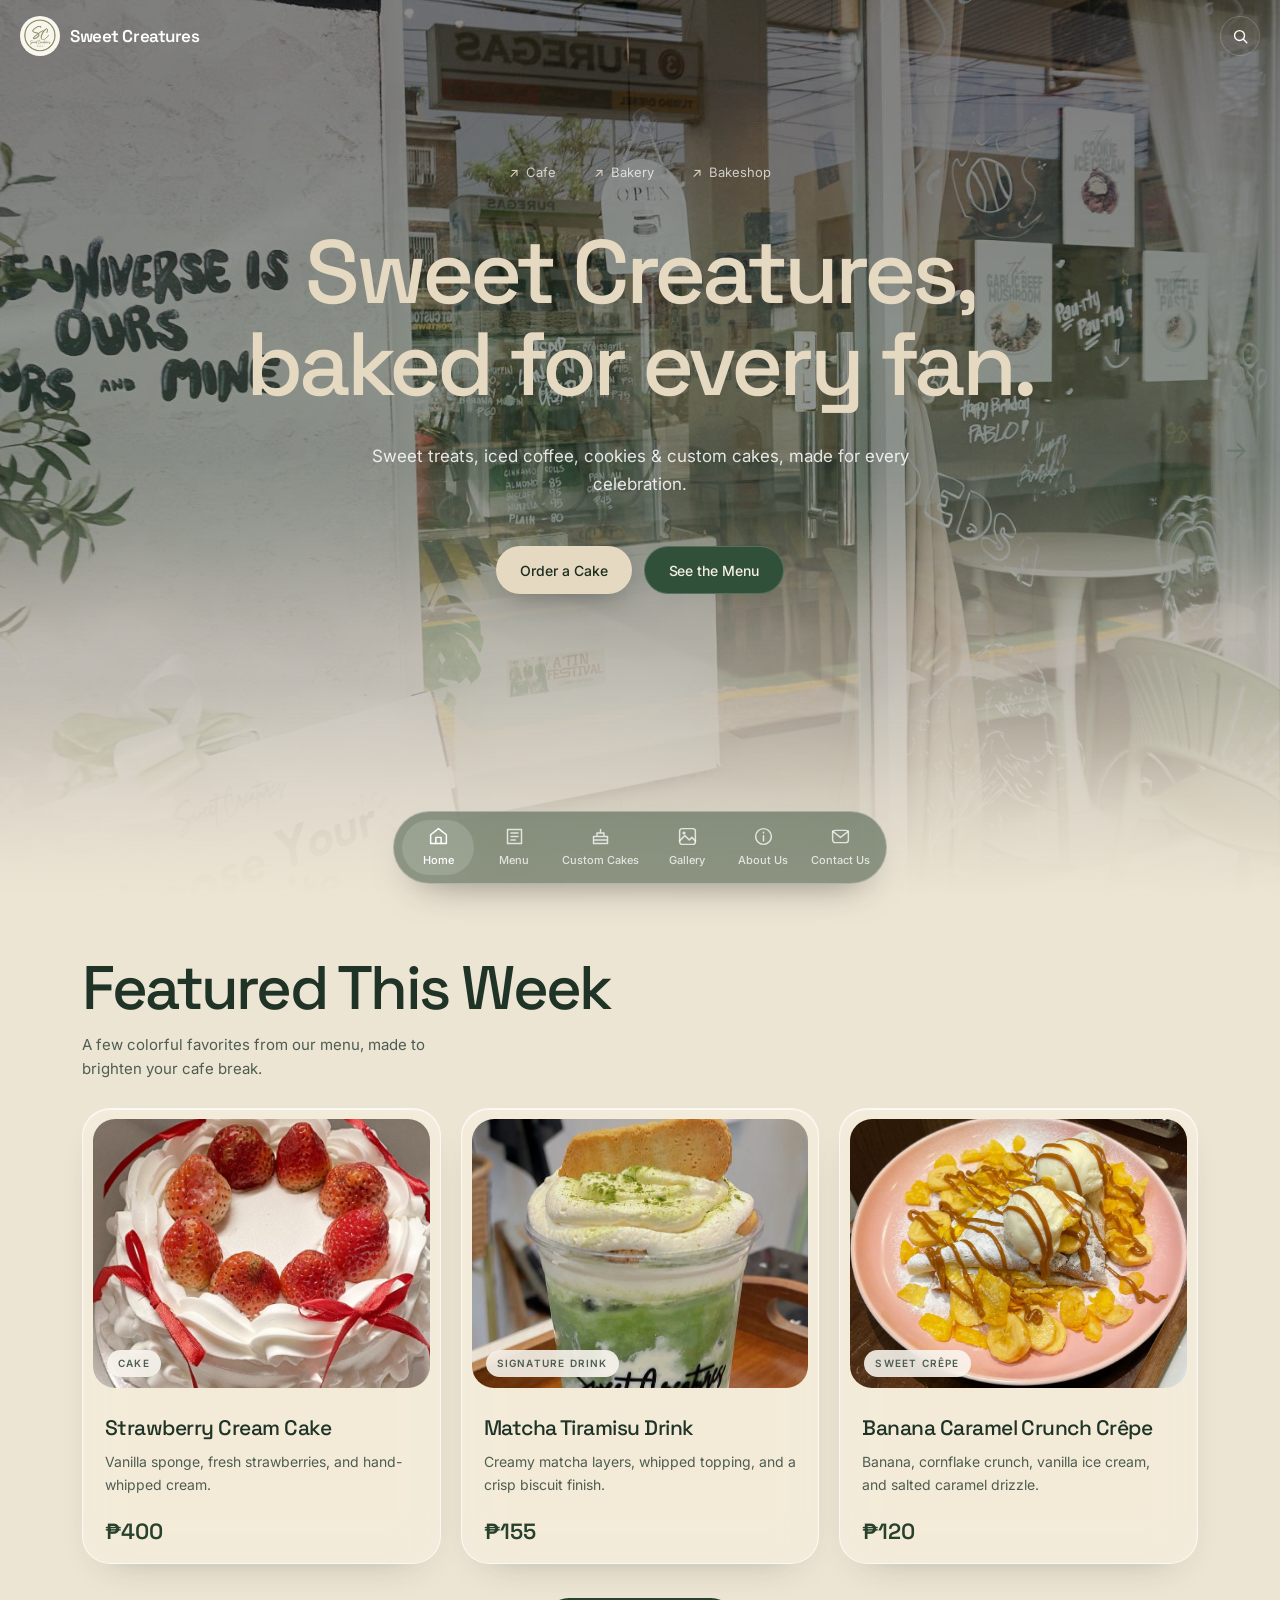
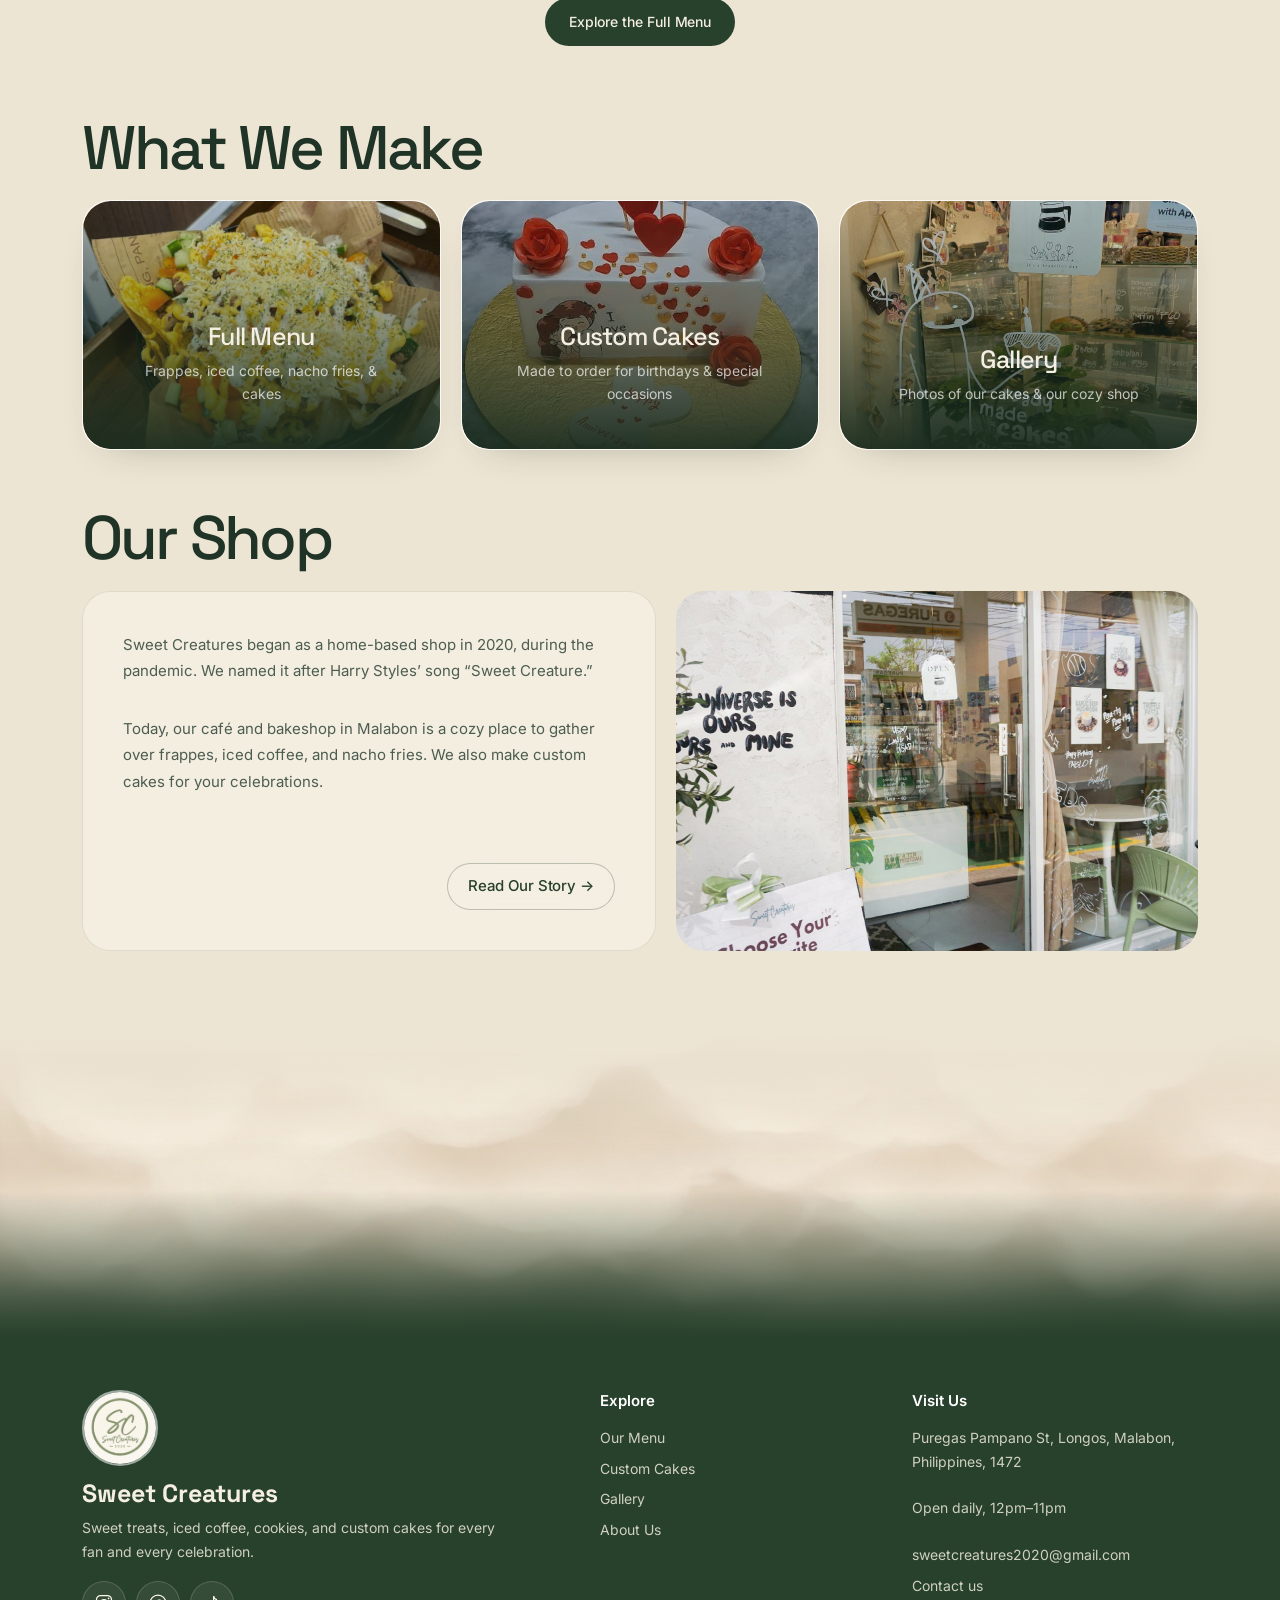
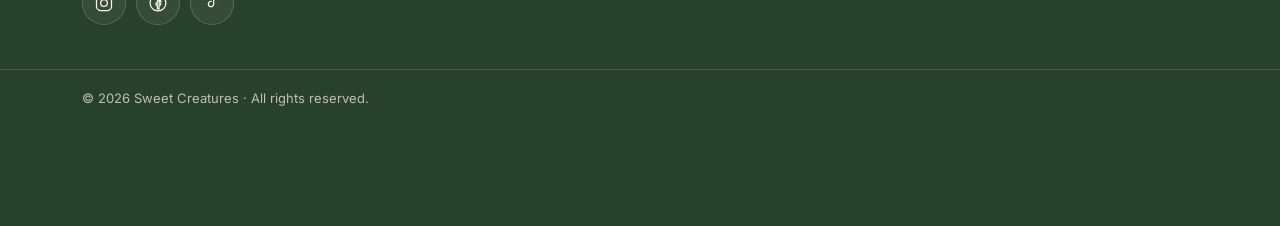
<file: index.html>
<!DOCTYPE html>
<html lang="en">
    <head>
        <meta charset="utf-8"/>
        <meta content="width=device-width, initial-scale=1.0" name="viewport"/>
        <title>
            Sweet Creatures — Cafe, Bakery & Bakeshop
        </title>
        <meta content="Sweet Creatures is a cozy cafe and bakeshop in Malabon serving handcrafted cakes, cupcakes, cookies, frappes, iced coffee, and custom celebration cakes for every occasion." name="description"/>
        <link href="assets/images/favicon/favicon.png" rel="icon" type="image/png"/>
        <link href="https://fonts.googleapis.com" rel="preconnect"/>
        <link crossorigin="" href="https://fonts.gstatic.com" rel="preconnect"/>
        <link href="https://fonts.googleapis.com/css2?family=Inter:wght@400;500;600;700&family=Space+Grotesk:wght@400;500;600;700&display=swap" rel="stylesheet"/>
        <link href="https://cdn.jsdelivr.net/npm/bootstrap@5.3.3/dist/css/bootstrap.min.css" rel="stylesheet" integrity="sha384-QWTKZyjpPEjISv5WaRU9OFeRpok6YctnYmDr5pNlyT2bRjXh0JMhjY6hW+ALEwIH" crossorigin="anonymous"/>
        <link href="style.css" rel="stylesheet"/>
        <script src="script.js" defer></script>
    </head>
    <body>
        <a class="skip-link" href="#main">
            Skip to content
        </a>
        <header class="site-header site-header-home" data-site-header>
            <div class="header-inner">
                <a class="brand-link" href="index.html#top" aria-label="Sweet Creatures home">
                    <img alt="" class="brand-mark" src="assets/images/logo/logo.png"/>
                    <span>Sweet Creatures</span>
                </a>
                <nav aria-label="Main navigation" class="desktop-nav">
                    <a href="index.html#top">Home</a>
                    <a href="menu.html">Menu</a>
                    <a href="custom-cakes.html">Custom Cakes</a>
                    <a href="gallery.html">Gallery</a>
                    <a href="about.html">About Us</a>
                </nav>
                <div class="header-actions">
                    <form action="menu.html" class="header-search" method="get" role="search">
                        <button aria-expanded="false" aria-label="Open menu search" class="header-search-toggle" type="button">
                            <svg aria-hidden="true" fill="none" stroke="currentColor" stroke-linecap="round" stroke-linejoin="round" stroke-width="1.7" viewBox="0 0 24 24"><circle cx="10.8" cy="10.8" r="6.3"/><path d="m15.6 15.6 4.4 4.4"/></svg>
                        </button>
                        <label class="sr-only" for="header-search-input">Search the menu</label>
                        <input id="header-search-input" name="q" placeholder="Search menu..." type="search"/>
                    </form>
                    <a class="header-contact" href="contact.html">Contact Us</a>
                    <button aria-controls="mobile-menu" aria-expanded="false" aria-label="Open navigation" class="mobile-menu-toggle" type="button">
                        <svg aria-hidden="true" class="menu-icon" fill="none" stroke="currentColor" stroke-linecap="round" stroke-width="1.8" viewBox="0 0 24 24"><path d="M4 7h16M4 12h16M4 17h16"/></svg>
                        <svg aria-hidden="true" class="close-icon" fill="none" stroke="currentColor" stroke-linecap="round" stroke-width="1.8" viewBox="0 0 24 24"><path d="m6 6 12 12M18 6 6 18"/></svg>
                    </button>
                </div>
            </div>
            <nav aria-label="Mobile navigation" class="mobile-menu" hidden id="mobile-menu">
                <a href="index.html#top">Home</a>
                <a href="menu.html">Menu</a>
                <a href="custom-cakes.html">Custom Cakes</a>
                <a href="gallery.html">Gallery</a>
                <a href="about.html">About Us</a>
                <a href="contact.html">Contact Us</a>
            </nav>
        </header>
        <main id="main">
            <!-- ============ HOME ============ -->
            <section aria-labelledby="hero-title" class="redesign-hero slider" id="top">
                <div aria-hidden="true" class="hero-backdrop">
                    <div class="hero-slides">
                        <img alt="" src="assets/images/index/main_image_1.jpg"/>
                        <img alt="" src="assets/images/index/main_image_2.jpg"/>
                        <img alt="" src="assets/images/index/main_image_3.jpg"/>
                        <img alt="" src="assets/images/index/main_image_4.jpg"/>
                    </div>
                    <div class="hero-fog">
                        <img alt="" class="fog-main" fetchpriority="high" src="assets/images/redesign/hero-fog.png"/>
                        <img alt="" class="fog-echo" src="assets/images/redesign/hero-fog.png"/>
                    </div>
                    <div class="hero-haze"></div>
                    <div class="hero-melt"></div>
                </div>
                <button aria-label="Show previous bakery photo" class="hero-arrow hero-previous" type="button">
                    <span aria-hidden="true">←</span>
                </button>
                <button aria-label="Show next bakery photo" class="hero-arrow hero-next" type="button">
                    <span aria-hidden="true">→</span>
                </button>
                <div class="redesign-hero-content">
                    <p class="hero-highlights">
                        <span>Cafe</span>
                        <span>Bakery</span>
                        <span>Bakeshop</span>
                    </p>
                    <h1 id="hero-title">Sweet Creatures,<br class="hero-desktop-break"/>baked for every fan.</h1>
                    <p class="tagline">Sweet treats, iced coffee, cookies &amp; custom cakes, made for every celebration.</p>
                    <div class="hero-actions">
                        <a class="btn btn-primary" href="custom-cakes.html">Order a Cake</a>
                        <a class="btn btn-ghost" href="menu.html">See the Menu</a>
                    </div>
                </div>
            </section>
            <section class="section section-featured">
                <div class="container">
                    <h2 class="section-title">
                        Featured This Week
                    </h2>
                    <p class="featured-intro">
                        A few colorful favorites from our menu, made to brighten your cafe break.
                    </p>
                    <div class="grid grid-3 featured-grid">
                        <article class="card feature-card glass box">
                            <div class="frame feature-image feature-image-cake">
                                <img alt="Strawberry Cream Cake topped with fresh strawberries and whipped cream" decoding="async" loading="lazy" src="assets/images/menu/strawberry-cake-ring.png"/>
                            </div>
                            <p class="feature-category">
                                CAKE
                            </p>
                            <h3>
                                Strawberry Cream Cake
                            </h3>
                            <p class="feature-description">
                                Vanilla sponge, fresh strawberries, and hand-whipped cream.
                            </p>
                            <p class="price">
                                ₱400
                            </p>
                        </article>
                        <article class="card feature-card glass box">
                            <div class="frame feature-image feature-image-matcha">
                                <img alt="Layered Matcha Tiramisu Drink topped with cream and a biscuit" decoding="async" loading="lazy" src="assets/images/menu/matcha-tiramisu-drink-new.png"/>
                            </div>
                            <p class="feature-category">
                                SIGNATURE DRINK
                            </p>
                            <h3>
                                Matcha Tiramisu Drink
                            </h3>
                            <p class="feature-description">
                                Creamy matcha layers, whipped topping, and a crisp biscuit finish.
                            </p>
                            <p class="price">
                                ₱155
                            </p>
                        </article>
                        <article class="card feature-card glass box">
                            <div class="frame feature-image">
                                <img alt="Banana Caramel Crunch Crêpe served with ice cream and caramel drizzle" decoding="async" loading="lazy" src="assets/images/menu/banana-caramel-crunch-crepe-new.png"/>
                            </div>
                            <p class="feature-category">
                                SWEET CRÊPE
                            </p>
                            <h3>
                                Banana Caramel Crunch Crêpe
                            </h3>
                            <p class="feature-description">
                                Banana, cornflake crunch, vanilla ice cream, and salted caramel drizzle.
                            </p>
                            <p class="price">
                                ₱120
                            </p>
                        </article>
                    </div>
                    <div class="featured-actions">
                        <a class="btn btn-primary" href="menu.html">
                            Explore the Full Menu
                        </a>
                    </div>
                    <h2 class="section-title">
                        What We Make
                    </h2>
                    <div class="grid grid-3">
                        <a class="card link-card glass box" href="menu.html">
                            <img alt="" class="make-card-image" decoding="async" loading="lazy" src="assets/images/index/loaded-nachos.png"/>
                            <span aria-hidden="true" class="make-card-overlay"></span>
                            <span class="make-card-copy">
                                <h3>Full Menu</h3>
                                <p>Frappes, iced coffee, nacho fries, & cakes</p>
                            </span>
                        </a>
                        <a class="card link-card glass box" href="custom-cakes.html">
                            <img alt="" class="make-card-image" decoding="async" loading="lazy" src="assets/images/custom-cakes/Anniversary%20hearts%20cake.jpg"/>
                            <span aria-hidden="true" class="make-card-overlay"></span>
                            <span class="make-card-copy">
                                <h3>Custom Cakes</h3>
                                <p>Made to order for birthdays & special occasions</p>
                            </span>
                        </a>
                        <a class="card link-card glass box" href="gallery.html">
                            <img alt="" class="make-card-image" decoding="async" loading="lazy" src="assets/images/gallery/Shop%20Atmosphere%20The%20display%20case.jpg"/>
                            <span aria-hidden="true" class="make-card-overlay"></span>
                            <span class="make-card-copy">
                                <h3>Gallery</h3>
                                <p>Photos of our cakes & our cozy shop</p>
                            </span>
                        </a>
                    </div>
                    <h2 class="section-title">
                        Our Shop
                    </h2>
                    <div class="home-shop-grid">
                        <div class="home-shop-copy">
                            <p>
                                Sweet Creatures began as a home-based shop in 2020, during the pandemic. We named it after Harry Styles’ song “Sweet Creature.”
                            </p>
                            <p>
                                Today, our café and bakeshop in Malabon is a cozy place to gather over frappes, iced coffee, and nacho fries. We also make custom cakes for your celebrations.
                            </p>
                            <div class="home-shop-cta">
                                <a class="btn btn-ghost" href="about.html">
                                    Read Our Story →
                                </a>
                            </div>
                        </div>
                        <div class="home-shop-image">
                            <img alt="The Sweet Creatures cafe storefront in Malabon" decoding="async" loading="lazy" src="assets/images/index/our_shop.jpg"/>
                        </div>
                    </div>
                </div>
            </section>
        </main>
        <footer class="site-footer">
            <div aria-hidden="true" class="footer-mist">
                <img alt="" loading="lazy" src="assets/images/redesign/hero-fog.png"/>
                <div></div>
            </div>
            <div class="container footer-main">
                <section class="footer-brand" aria-label="About Sweet Creatures">
                    <a class="footer-mark" href="index.html">
                        <img alt="Sweet Creatures logo" height="76" src="assets/images/logo/logo.png" width="76"/>
                    </a>
                    <a class="footer-logo" href="index.html">Sweet Creatures</a>
                    <p>Sweet treats, iced coffee, cookies, and custom cakes for every fan and every celebration.</p>
                    <nav aria-label="Social media" class="social-nav">
                        <a aria-label="Sweet Creatures on Instagram" href="https://www.instagram.com/_sweetcreaturesss/" rel="noopener noreferrer" target="_blank">
                            <svg aria-hidden="true" fill="none" height="20" stroke="currentColor" stroke-width="1.5" viewBox="0 0 24 24" width="20">
                                <rect height="18" rx="5" width="18" x="3" y="3"></rect>
                                <circle cx="12" cy="12" r="4"></circle>
                                <circle cx="17.5" cy="6.5" fill="currentColor" r="1" stroke="none"></circle>
                            </svg>
                        </a>
                        <a aria-label="Sweet Creatures on Facebook" href="https://www.facebook.com/sweetcreaturesph" rel="noopener noreferrer" target="_blank">
                            <svg aria-hidden="true" fill="none" height="20" stroke="currentColor" stroke-width="1.5" viewBox="0 0 24 24" width="20">
                                <circle cx="12" cy="12" r="9.5"></circle>
                                <path d="M14.5 8.5h-1.8c-.9 0-1.5.7-1.5 1.6v1.9H9.7v2.1h1.5V19h2.1v-4.9h1.7l.3-2.1h-2v-1.6c0-.3.2-.5.5-.5h1.7z"></path>
                            </svg>
                        </a>
                        <a aria-label="Sweet Creatures on TikTok" href="https://www.tiktok.com/@sweet.creatures7" rel="noopener noreferrer" target="_blank">
                            <svg aria-hidden="true" fill="none" height="20" stroke="currentColor" stroke-width="1.5" viewBox="0 0 24 24" width="20">
                                <path d="M14 4v9.2a3.2 3.2 0 1 1-2.3-3.1"></path>
                                <path d="M14 4c.4 2.1 1.9 3.6 4 3.9"></path>
                            </svg>
                        </a>
                    </nav>
                </section>
                <nav aria-label="Explore" class="footer-links">
                    <h2>Explore</h2>
                    <a href="menu.html">Our Menu</a>
                    <a href="custom-cakes.html">Custom Cakes</a>
                    <a href="gallery.html">Gallery</a>
                    <a href="about.html">About Us</a>
                </nav>
                <section class="footer-contact" aria-labelledby="footer-contact-title">
                    <h2 id="footer-contact-title">Visit Us</h2>
                    <p>Puregas Pampano St, Longos, Malabon, Philippines, 1472</p>
                    <p>Open daily, 12pm–11pm</p>
                    <a href="mailto:sweetcreatures2020@gmail.com">sweetcreatures2020@gmail.com</a>
                    <a href="contact.html">Contact us</a>
                </section>
            </div>
            <div class="footer-bottom">
                <div class="container">
                    <p class="copyright">© 2026 Sweet Creatures · All rights reserved.</p>
                </div>
            </div>
        </footer>
        <nav aria-label="Main navigation" class="bottom-nav glass">
            <ul class="nav-list">
                <li>
                    <a aria-label="Home" class="nav-home" href="index.html">
                        <svg aria-hidden="true" fill="none" height="20" stroke="currentColor" stroke-linecap="round" stroke-linejoin="round" stroke-width="1.7" viewBox="0 0 24 24" width="20">
                            <path d="m3 10 9-7 9 7v10H3z"></path>
                            <path d="M9 20v-7h6v7"></path>
                        </svg>
                        <span class="nav-label-full">
                            Home
                        </span>
                    </a>
                </li>
                <li>
                    <a aria-label="Menu" href="menu.html">
                        <svg aria-hidden="true" fill="none" height="20" stroke="currentColor" stroke-linecap="round" stroke-linejoin="round" stroke-width="1.7" viewBox="0 0 24 24" width="20">
                            <path d="M4 4h16v16H4zM8 8h8M8 12h8M8 16h5">
                            </path>
                        </svg>
                        <span class="nav-label-full">
                            Menu
                        </span>
                    </a>
                </li>
                <li class="nav-search-item">
                    <form action="menu.html" class="nav-search" role="search">
                        <button aria-expanded="false" aria-label="Open menu search" class="nav-search-toggle" type="button">
                            <svg aria-hidden="true" fill="none" height="20" stroke="currentColor" stroke-linecap="round" stroke-linejoin="round" stroke-width="1.8" viewBox="0 0 24 24" width="20">
                                <circle cx="10.8" cy="10.8" r="6.8"></circle>
                                <path d="m16 16 4 4"></path>
                            </svg>
                        </button>
                        <input aria-label="Search the menu" name="q" placeholder="Search..." type="search"/>
                    </form>
                </li>
                <li>
                    <a aria-label="Custom Cakes" href="custom-cakes.html">
                        <svg aria-hidden="true" fill="none" height="20" stroke="currentColor" stroke-linecap="round" stroke-linejoin="round" stroke-width="1.7" viewBox="0 0 24 24" width="20">
                            <path d="M4 12h16v8H4zM4 16h16M8 12V8h8v4M12 8V4">
                            </path>
                        </svg>
                        <span class="nav-label-full">
                            Custom Cakes
                        </span>
                    </a>
                </li>
                <li>
                    <a aria-label="Gallery" href="gallery.html">
                        <svg aria-hidden="true" fill="none" height="20" stroke="currentColor" stroke-linecap="round" stroke-linejoin="round" stroke-width="1.7" viewBox="0 0 24 24" width="20">
                            <rect height="18" rx="3" width="18" x="3" y="3">
                            </rect>
                            <circle cx="8" cy="8" r="1">
                            </circle>
                            <path d="m3 17 6-6 5 5 3-3 4 4">
                            </path>
                        </svg>
                        <span class="nav-label-full">
                            Gallery
                        </span>
                    </a>
                </li>
                <li>
                    <a aria-label="About Us" href="about.html">
                        <svg aria-hidden="true" fill="none" height="20" stroke="currentColor" stroke-linecap="round" stroke-linejoin="round" stroke-width="1.7" viewBox="0 0 24 24" width="20">
                            <circle cx="12" cy="12" r="9">
                            </circle>
                            <path d="M12 11v6m0-10v1">
                            </path>
                        </svg>
                        <span class="nav-label-full">
                            About Us
                        </span>
                    </a>
                </li>
                <li>
                    <a aria-label="Contact Us" href="contact.html">
                        <svg aria-hidden="true" fill="none" height="20" stroke="currentColor" stroke-linecap="round" stroke-linejoin="round" stroke-width="1.7" viewBox="0 0 24 24" width="20">
                            <rect height="14" rx="3" width="18" x="3" y="5">
                            </rect>
                            <path d="m3 6 9 7 9-7">
                            </path>
                        </svg>
                        <span class="nav-label-full">
                            Contact Us
                        </span>
                    </a>
                </li>
            </ul>
        </nav>
    </body>
</html>
</file>
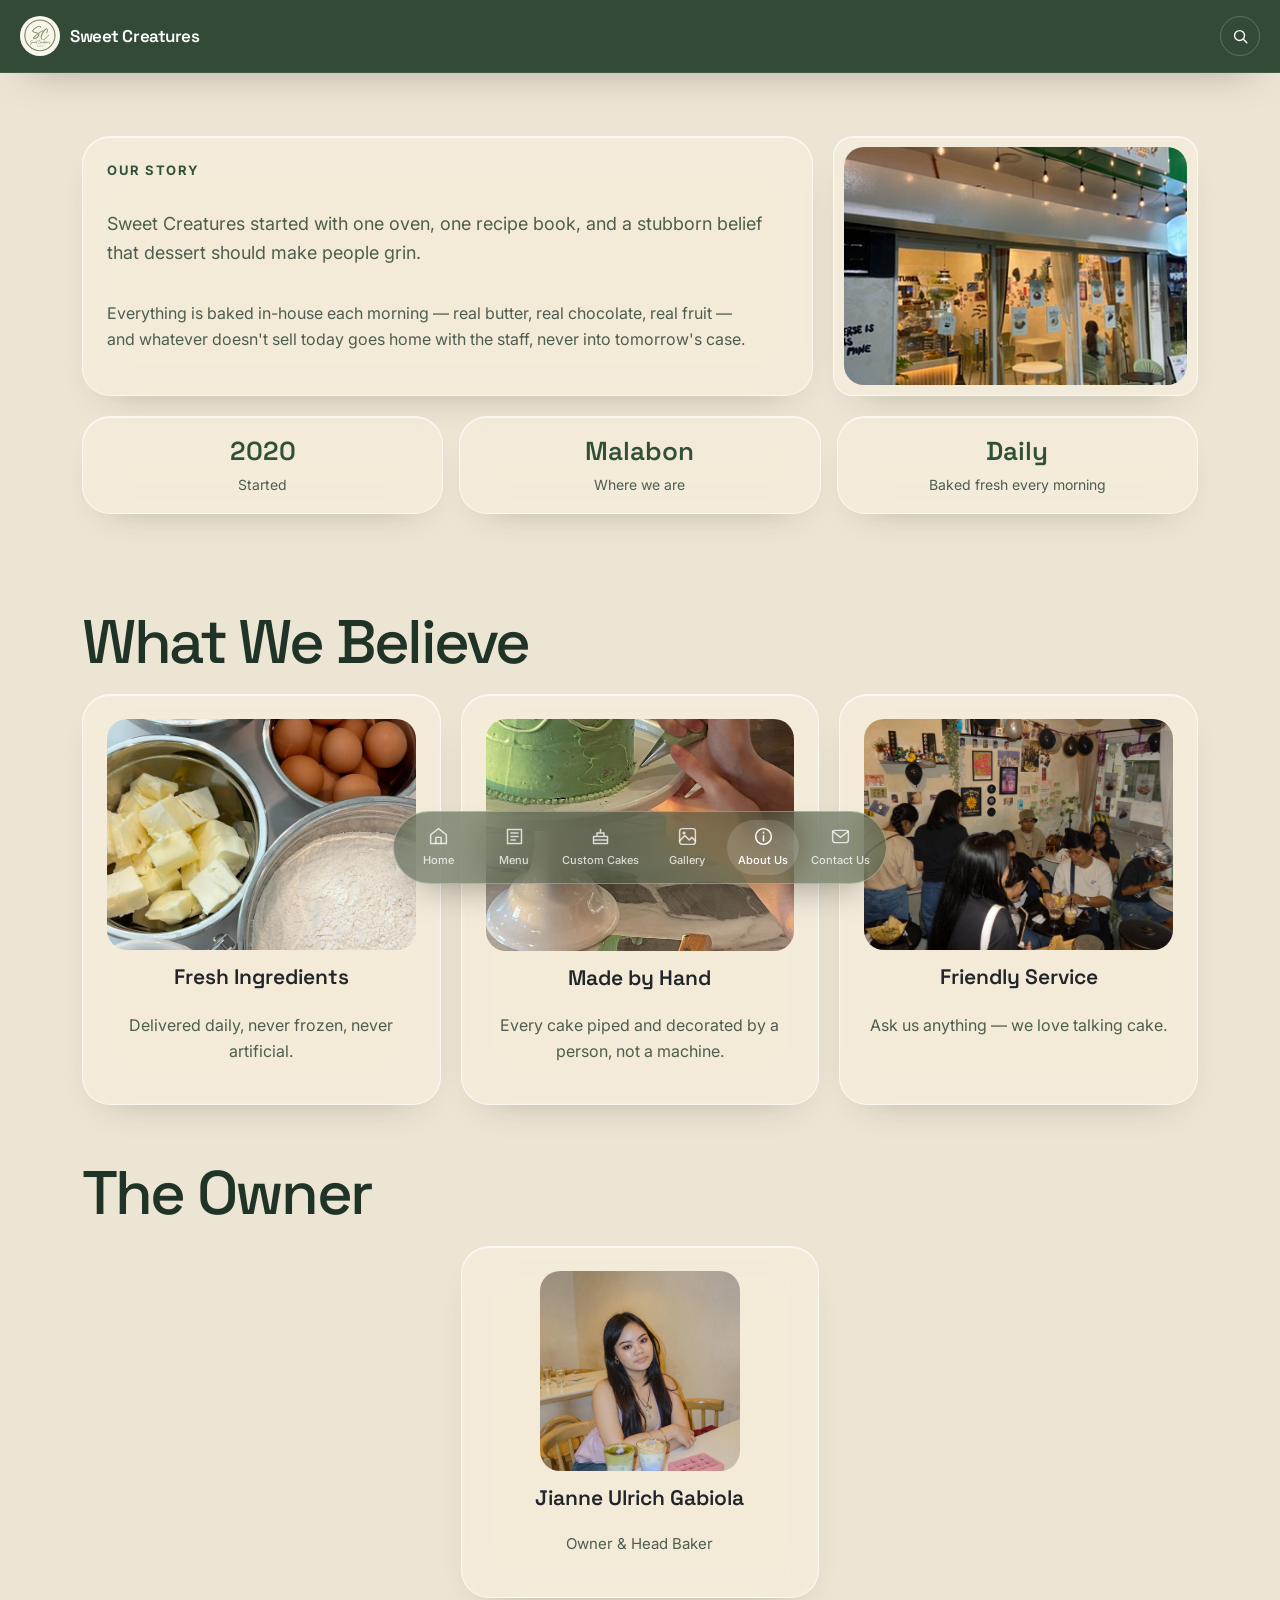
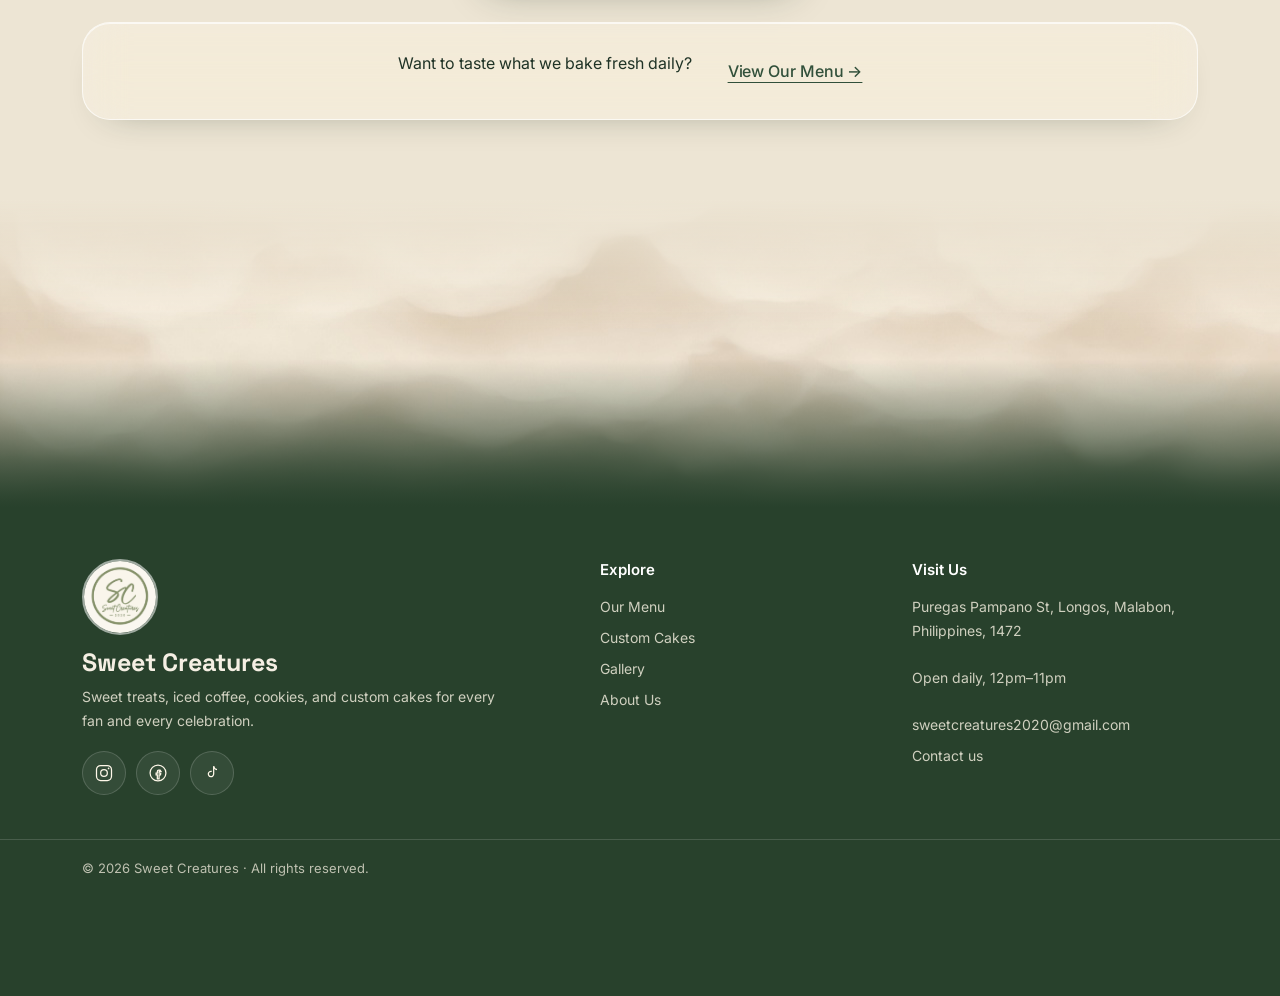
<file: about.html>
<!DOCTYPE html>
<html lang="en">
    <head>
        <meta charset="utf-8"/>
        <meta content="width=device-width, initial-scale=1.0" name="viewport"/>
        <link href="assets/images/favicon/favicon.png" rel="icon" type="image/png"/>
        <title>
            About Us — Sweet Creatures
        </title>
        <meta content="Learn about Sweet Creatures, our story, what we believe, and our baking philosophy." name="description"/>
        <link href="https://fonts.googleapis.com" rel="preconnect"/>
        <link crossorigin="" href="https://fonts.gstatic.com" rel="preconnect"/>
        <link href="https://fonts.googleapis.com/css2?family=Inter:wght@400;500;600;700&family=Space+Grotesk:wght@400;500;600;700&display=swap" rel="stylesheet"/>
        <link href="https://cdn.jsdelivr.net/npm/bootstrap@5.3.3/dist/css/bootstrap.min.css" rel="stylesheet" integrity="sha384-QWTKZyjpPEjISv5WaRU9OFeRpok6YctnYmDr5pNlyT2bRjXh0JMhjY6hW+ALEwIH" crossorigin="anonymous"/>
        <link href="style.css" rel="stylesheet"/>
        <script src="script.js" defer></script>
    </head>
    <body>
        <a class="skip-link" href="#main">
            Skip to content
        </a>
        <header class="site-header" data-site-header>
            <div class="header-inner">
                <a class="brand-link" href="index.html#top" aria-label="Sweet Creatures home">
                    <img alt="" class="brand-mark" src="assets/images/logo/logo.png"/>
                    <span>Sweet Creatures</span>
                </a>
                <nav aria-label="Main navigation" class="desktop-nav">
                    <a href="index.html#top">Home</a>
                    <a href="menu.html">Menu</a>
                    <a href="custom-cakes.html">Custom Cakes</a>
                    <a href="gallery.html">Gallery</a>
                    <a href="about.html">About Us</a>
                </nav>
                <div class="header-actions">
                    <form action="menu.html" class="header-search" method="get" role="search">
                        <button aria-expanded="false" aria-label="Open menu search" class="header-search-toggle" type="button">
                            <svg aria-hidden="true" fill="none" stroke="currentColor" stroke-linecap="round" stroke-linejoin="round" stroke-width="1.7" viewBox="0 0 24 24"><circle cx="10.8" cy="10.8" r="6.3"/><path d="m15.6 15.6 4.4 4.4"/></svg>
                        </button>
                        <label class="sr-only" for="header-search-input">Search the menu</label>
                        <input id="header-search-input" name="q" placeholder="Search menu..." type="search"/>
                    </form>
                    <a class="header-contact" href="contact.html">Contact Us</a>
                    <button aria-controls="mobile-menu" aria-expanded="false" aria-label="Open navigation" class="mobile-menu-toggle" type="button">
                        <svg aria-hidden="true" class="menu-icon" fill="none" stroke="currentColor" stroke-linecap="round" stroke-width="1.8" viewBox="0 0 24 24"><path d="M4 7h16M4 12h16M4 17h16"/></svg>
                        <svg aria-hidden="true" class="close-icon" fill="none" stroke="currentColor" stroke-linecap="round" stroke-width="1.8" viewBox="0 0 24 24"><path d="m6 6 12 12M18 6 6 18"/></svg>
                    </button>
                </div>
            </div>
            <nav aria-label="Mobile navigation" class="mobile-menu" hidden id="mobile-menu">
                <a href="index.html#top">Home</a>
                <a href="menu.html">Menu</a>
                <a href="custom-cakes.html">Custom Cakes</a>
                <a href="gallery.html">Gallery</a>
                <a href="about.html">About Us</a>
                <a href="contact.html">Contact Us</a>
            </nav>
        </header>
        <main id="main">
            <section class="section">
                <div class="container">
                    <div class="grid grid-2 about-story">
                        <div class="story-text glass box">
                            <h2 class="eyebrow">Our Story</h2>
                            <p>
                                Sweet Creatures started with one oven, one recipe book, and a stubborn belief that dessert should make people grin.
                            </p>
                            <p>
                                Everything is baked in-house each morning — real butter, real chocolate, real fruit — and whatever doesn't sell today goes home with the staff, never into tomorrow's case.
                            </p>
                        </div>
                        <div class="frame story-photo glass box">
                            <img alt="Sweet Creatures Bakery Shop" src="assets/images/about/Sweet Creatures - Place.png"/>
                        </div>
                    </div>
                    <div class="stat-row about-stats">
                        <div class="stat-box glass box"><strong>2020</strong><span>Started</span></div>
                        <div class="stat-box glass box"><strong>Malabon</strong><span>Where we are</span></div>
                        <div class="stat-box glass box"><strong>Daily</strong><span>Baked fresh every morning</span></div>
                    </div>
                    <h2 class="section-title">
                        What We Believe
                    </h2>
                    <div class="grid grid-3 belief-grid">
                        <article class="card belief-card glass box">
                            <div class="frame frame-square">
                                <img alt="Fresh Ingredients" src="assets/images/about/Ingredients.jpg"/>
                            </div>
                            <h3>
                                Fresh Ingredients
                            </h3>
                            <p>
                                Delivered daily, never frozen, never artificial.
                            </p>
                        </article>
                        <article class="card belief-card glass box">
                            <div class="frame frame-square">
                                <img alt="Made by Hand" src="assets/images/about/Hand Made Cake.jpg"/>
                            </div>
                            <h3>
                                Made by Hand
                            </h3>
                            <p>
                                Every cake piped and decorated by a person, not a machine.
                            </p>
                        </article>
                        <article class="card belief-card glass box">
                            <div class="frame frame-square">
                                <img alt="Friendly Service" src="assets/images/about/Friendly Service.jpg"/>
                            </div>
                            <h3>
                                Friendly Service
                            </h3>
                            <p>
                                Ask us anything — we love talking cake.
                            </p>
                        </article>
                    </div>
                    <h2 class="section-title">
                        The Owner
                    </h2>
                    <div class="grid grid-3 owner-grid">
                        <article class="card owner-card glass box">
                            <div class="frame frame-square">
                                <img alt="Jianne Ulrich Gabiola" src="assets/images/about/Jianne Ulrich Gabiola-ProfilePic.png"/>
                            </div>
                            <h3>
                                Jianne Ulrich Gabiola
                            </h3>
                            <p>
                                Owner & Head Baker
                            </p>
                        </article>
                    </div>
                    <div class="cta-bar glass box">
                        <p>
                            Want to taste what we bake fresh daily?
                        </p>
                        <a class="cta-link" href="menu.html">
                            View Our Menu →
                        </a>
                    </div>
                </div>
            </section>
        </main>
        <footer class="site-footer">
            <div aria-hidden="true" class="footer-mist">
                <img alt="" loading="lazy" src="assets/images/redesign/hero-fog.png"/>
                <div></div>
            </div>
            <div class="container footer-main">
                <section class="footer-brand" aria-label="About Sweet Creatures">
                    <a class="footer-mark" href="index.html">
                        <img alt="Sweet Creatures logo" height="76" src="assets/images/logo/logo.png" width="76"/>
                    </a>
                    <a class="footer-logo" href="index.html">Sweet Creatures</a>
                    <p>Sweet treats, iced coffee, cookies, and custom cakes for every fan and every celebration.</p>
                    <nav aria-label="Social media" class="social-nav">
                        <a aria-label="Sweet Creatures on Instagram" href="https://www.instagram.com/_sweetcreaturesss/" rel="noopener noreferrer" target="_blank">
                            <svg aria-hidden="true" fill="none" height="20" stroke="currentColor" stroke-width="1.5" viewBox="0 0 24 24" width="20">
                                <rect height="18" rx="5" width="18" x="3" y="3"></rect>
                                <circle cx="12" cy="12" r="4"></circle>
                                <circle cx="17.5" cy="6.5" fill="currentColor" r="1" stroke="none"></circle>
                            </svg>
                        </a>
                        <a aria-label="Sweet Creatures on Facebook" href="https://www.facebook.com/sweetcreaturesph" rel="noopener noreferrer" target="_blank">
                            <svg aria-hidden="true" fill="none" height="20" stroke="currentColor" stroke-width="1.5" viewBox="0 0 24 24" width="20">
                                <circle cx="12" cy="12" r="9.5"></circle>
                                <path d="M14.5 8.5h-1.8c-.9 0-1.5.7-1.5 1.6v1.9H9.7v2.1h1.5V19h2.1v-4.9h1.7l.3-2.1h-2v-1.6c0-.3.2-.5.5-.5h1.7z"></path>
                            </svg>
                        </a>
                        <a aria-label="Sweet Creatures on TikTok" href="https://www.tiktok.com/@sweet.creatures7" rel="noopener noreferrer" target="_blank">
                            <svg aria-hidden="true" fill="none" height="20" stroke="currentColor" stroke-width="1.5" viewBox="0 0 24 24" width="20">
                                <path d="M14 4v9.2a3.2 3.2 0 1 1-2.3-3.1"></path>
                                <path d="M14 4c.4 2.1 1.9 3.6 4 3.9"></path>
                            </svg>
                        </a>
                    </nav>
                </section>
                <nav aria-label="Explore" class="footer-links">
                    <h2>Explore</h2>
                    <a href="menu.html">Our Menu</a>
                    <a href="custom-cakes.html">Custom Cakes</a>
                    <a href="gallery.html">Gallery</a>
                    <a href="about.html">About Us</a>
                </nav>
                <section class="footer-contact" aria-labelledby="footer-contact-title">
                    <h2 id="footer-contact-title">Visit Us</h2>
                    <p>Puregas Pampano St, Longos, Malabon, Philippines, 1472</p>
                    <p>Open daily, 12pm–11pm</p>
                    <a href="mailto:sweetcreatures2020@gmail.com">sweetcreatures2020@gmail.com</a>
                    <a href="contact.html">Contact us</a>
                </section>
            </div>
            <div class="footer-bottom">
                <div class="container">
                    <p class="copyright">© 2026 Sweet Creatures · All rights reserved.</p>
                </div>
            </div>
        </footer>
        <nav aria-label="Main navigation" class="bottom-nav glass">
            <ul class="nav-list">
                <li>
                    <a aria-label="Home" class="nav-home" href="index.html">
                        <svg aria-hidden="true" fill="none" height="20" stroke="currentColor" stroke-linecap="round" stroke-linejoin="round" stroke-width="1.7" viewBox="0 0 24 24" width="20">
                            <path d="m3 10 9-7 9 7v10H3z"></path>
                            <path d="M9 20v-7h6v7"></path>
                        </svg>
                        <span class="nav-label-full">
                            Home
                        </span>
                    </a>
                </li>
                <li>
                    <a aria-label="Menu" href="menu.html">
                        <svg aria-hidden="true" fill="none" height="20" stroke="currentColor" stroke-linecap="round" stroke-linejoin="round" stroke-width="1.7" viewBox="0 0 24 24" width="20">
                            <path d="M4 4h16v16H4zM8 8h8M8 12h8M8 16h5">
                            </path>
                        </svg>
                        <span class="nav-label-full">
                            Menu
                        </span>
                    </a>
                </li>
                <li class="nav-search-item">
                    <form action="menu.html" class="nav-search" role="search">
                        <button aria-expanded="false" aria-label="Open menu search" class="nav-search-toggle" type="button">
                            <svg aria-hidden="true" fill="none" height="20" stroke="currentColor" stroke-linecap="round" stroke-linejoin="round" stroke-width="1.8" viewBox="0 0 24 24" width="20">
                                <circle cx="10.8" cy="10.8" r="6.8"></circle>
                                <path d="m16 16 4 4"></path>
                            </svg>
                        </button>
                        <input aria-label="Search the menu" name="q" placeholder="Search..." type="search"/>
                    </form>
                </li>
                <li>
                    <a aria-label="Custom Cakes" href="custom-cakes.html">
                        <svg aria-hidden="true" fill="none" height="20" stroke="currentColor" stroke-linecap="round" stroke-linejoin="round" stroke-width="1.7" viewBox="0 0 24 24" width="20">
                            <path d="M4 12h16v8H4zM4 16h16M8 12V8h8v4M12 8V4">
                            </path>
                        </svg>
                        <span class="nav-label-full">
                            Custom Cakes
                        </span>
                    </a>
                </li>
                <li>
                    <a aria-label="Gallery" href="gallery.html">
                        <svg aria-hidden="true" fill="none" height="20" stroke="currentColor" stroke-linecap="round" stroke-linejoin="round" stroke-width="1.7" viewBox="0 0 24 24" width="20">
                            <rect height="18" rx="3" width="18" x="3" y="3">
                            </rect>
                            <circle cx="8" cy="8" r="1">
                            </circle>
                            <path d="m3 17 6-6 5 5 3-3 4 4">
                            </path>
                        </svg>
                        <span class="nav-label-full">
                            Gallery
                        </span>
                    </a>
                </li>
                <li>
                    <a aria-label="About Us" href="about.html">
                        <svg aria-hidden="true" fill="none" height="20" stroke="currentColor" stroke-linecap="round" stroke-linejoin="round" stroke-width="1.7" viewBox="0 0 24 24" width="20">
                            <circle cx="12" cy="12" r="9">
                            </circle>
                            <path d="M12 11v6m0-10v1">
                            </path>
                        </svg>
                        <span class="nav-label-full">
                            About Us
                        </span>
                    </a>
                </li>
                <li>
                    <a aria-label="Contact Us" href="contact.html">
                        <svg aria-hidden="true" fill="none" height="20" stroke="currentColor" stroke-linecap="round" stroke-linejoin="round" stroke-width="1.7" viewBox="0 0 24 24" width="20">
                            <rect height="14" rx="3" width="18" x="3" y="5">
                            </rect>
                            <path d="m3 6 9 7 9-7">
                            </path>
                        </svg>
                        <span class="nav-label-full">
                            Contact Us
                        </span>
                    </a>
                </li>
            </ul>
        </nav>
    </body>
</html>
</file>
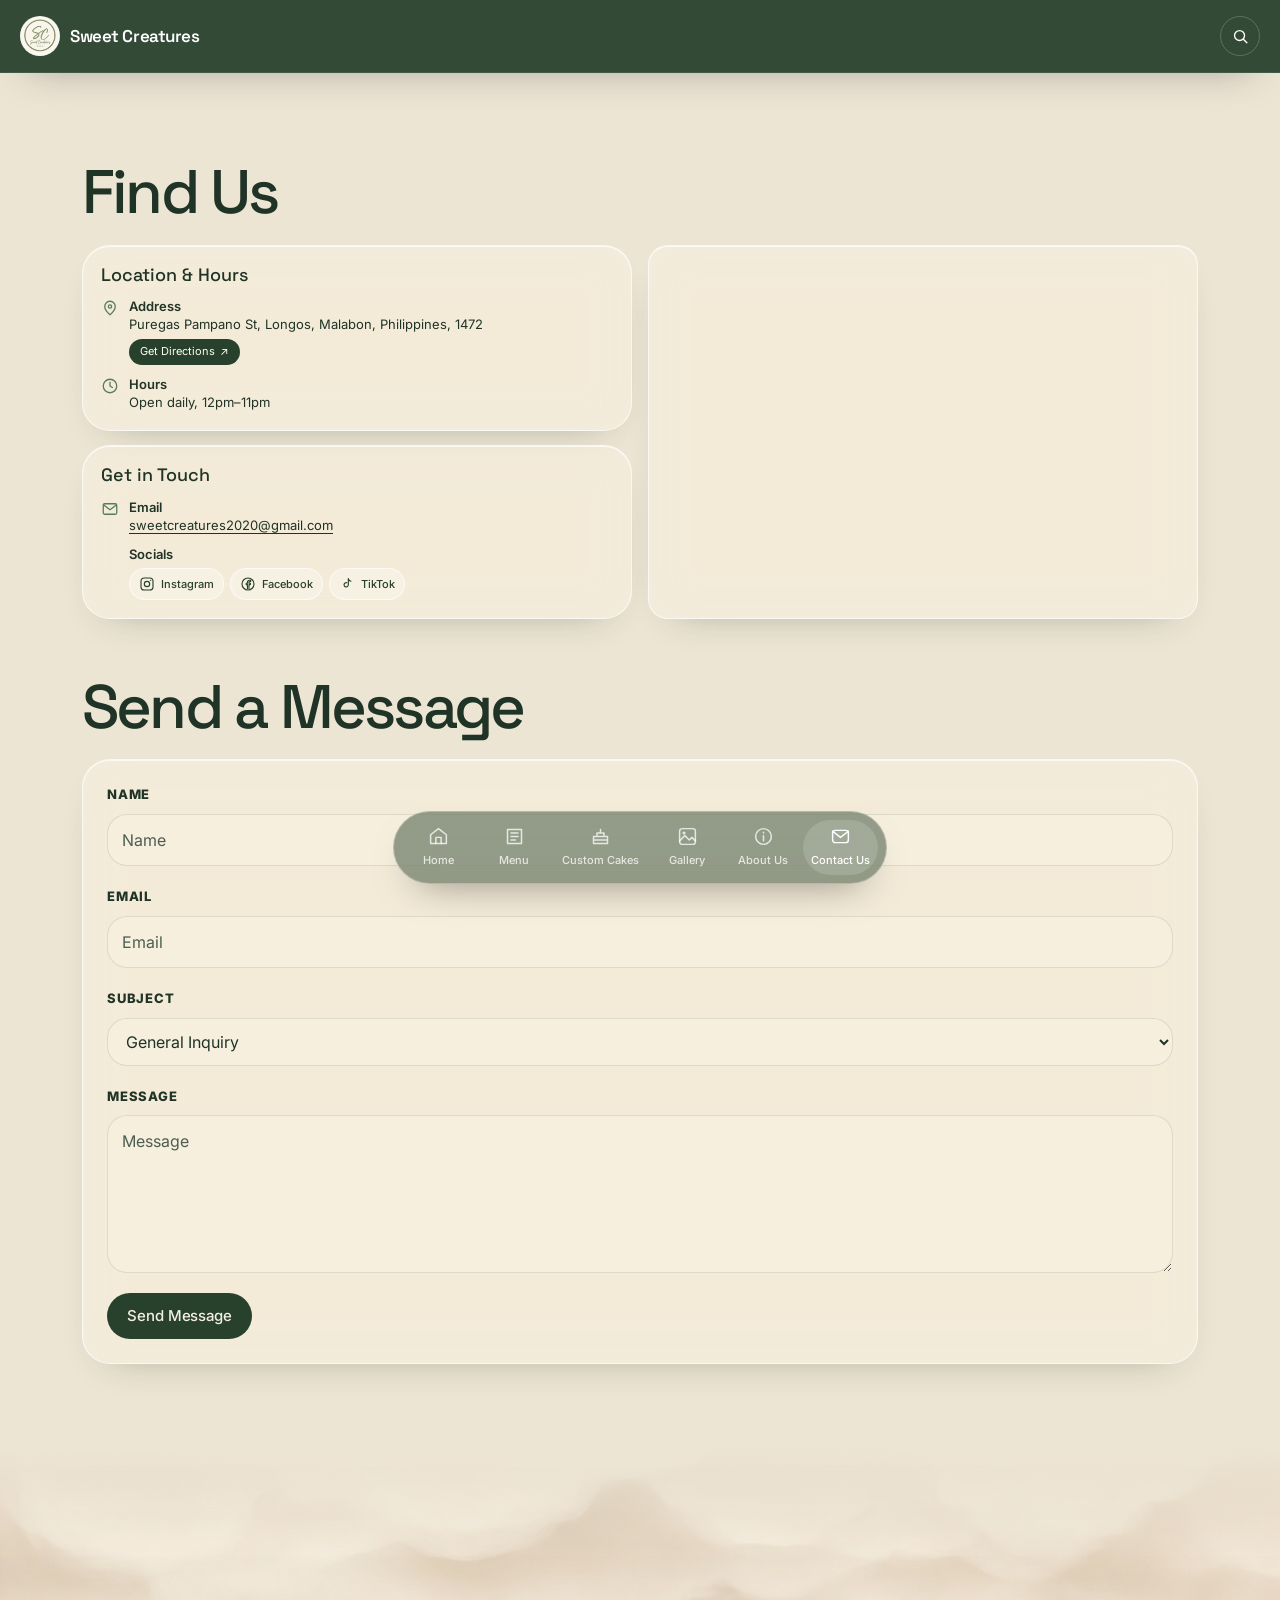
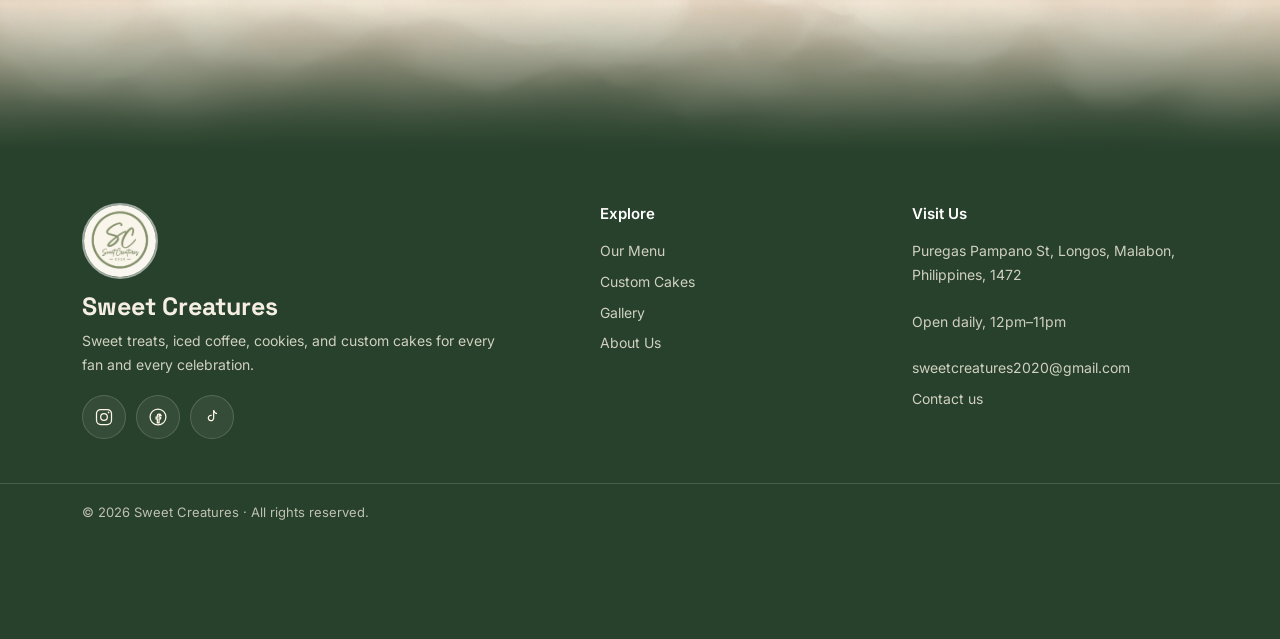
<file: contact.html>
<!DOCTYPE html>
<html lang="en">
    <head>
        <meta charset="utf-8"/>
        <meta content="width=device-width, initial-scale=1.0" name="viewport"/>
        <title>
            Contact Us — Sweet Creatures
        </title>
        <meta content="Get in touch with Sweet Creatures. Find our opening hours, location, and send us a message." name="description"/>
        <link href="assets/images/favicon/favicon.png" rel="icon" type="image/png"/>
        <link href="https://fonts.googleapis.com" rel="preconnect"/>
        <link crossorigin="" href="https://fonts.gstatic.com" rel="preconnect"/>
        <link href="https://fonts.googleapis.com/css2?family=Inter:wght@400;500;600;700&family=Space+Grotesk:wght@400;500;600;700&display=swap" rel="stylesheet"/>
        <link href="https://cdn.jsdelivr.net/npm/bootstrap@5.3.3/dist/css/bootstrap.min.css" rel="stylesheet" integrity="sha384-QWTKZyjpPEjISv5WaRU9OFeRpok6YctnYmDr5pNlyT2bRjXh0JMhjY6hW+ALEwIH" crossorigin="anonymous"/>
        <link href="style.css" rel="stylesheet"/>
        <script src="script.js" defer></script>
    </head>
    <body>
        <a class="skip-link" href="#main">
            Skip to content
        </a>
        <header class="site-header" data-site-header>
            <div class="header-inner">
                <a class="brand-link" href="index.html#top" aria-label="Sweet Creatures home">
                    <img alt="" class="brand-mark" src="assets/images/logo/logo.png"/>
                    <span>Sweet Creatures</span>
                </a>
                <nav aria-label="Main navigation" class="desktop-nav">
                    <a href="index.html#top">Home</a>
                    <a href="menu.html">Menu</a>
                    <a href="custom-cakes.html">Custom Cakes</a>
                    <a href="gallery.html">Gallery</a>
                    <a href="about.html">About Us</a>
                </nav>
                <div class="header-actions">
                    <form action="menu.html" class="header-search" method="get" role="search">
                        <button aria-expanded="false" aria-label="Open menu search" class="header-search-toggle" type="button">
                            <svg aria-hidden="true" fill="none" stroke="currentColor" stroke-linecap="round" stroke-linejoin="round" stroke-width="1.7" viewBox="0 0 24 24"><circle cx="10.8" cy="10.8" r="6.3"/><path d="m15.6 15.6 4.4 4.4"/></svg>
                        </button>
                        <label class="sr-only" for="header-search-input">Search the menu</label>
                        <input id="header-search-input" name="q" placeholder="Search menu..." type="search"/>
                    </form>
                    <a class="header-contact" href="contact.html">Contact Us</a>
                    <button aria-controls="mobile-menu" aria-expanded="false" aria-label="Open navigation" class="mobile-menu-toggle" type="button">
                        <svg aria-hidden="true" class="menu-icon" fill="none" stroke="currentColor" stroke-linecap="round" stroke-width="1.8" viewBox="0 0 24 24"><path d="M4 7h16M4 12h16M4 17h16"/></svg>
                        <svg aria-hidden="true" class="close-icon" fill="none" stroke="currentColor" stroke-linecap="round" stroke-width="1.8" viewBox="0 0 24 24"><path d="m6 6 12 12M18 6 6 18"/></svg>
                    </button>
                </div>
            </div>
            <nav aria-label="Mobile navigation" class="mobile-menu" hidden id="mobile-menu">
                <a href="index.html#top">Home</a>
                <a href="menu.html">Menu</a>
                <a href="custom-cakes.html">Custom Cakes</a>
                <a href="gallery.html">Gallery</a>
                <a href="about.html">About Us</a>
                <a href="contact.html">Contact Us</a>
            </nav>
        </header>
        <main id="main">
            <section class="section contact-section">
                <div class="container">
                    <h2 class="section-title" id="contact-details">
                        Find Us
                    </h2>
                    <div class="contact-location">
                        <div class="contact-details-grid">
                            <section class="contact-info-card glass box" aria-label="Address and opening hours">
                                <h3>Location &amp; Hours</h3>
                                <div class="contact-detail">
                                    <svg aria-hidden="true" fill="none" viewBox="0 0 24 24">
                                        <path d="M19 10c0 5-7 11-7 11S5 15 5 10a7 7 0 1 1 14 0Z" stroke="currentColor" stroke-linecap="round" stroke-linejoin="round" stroke-width="1.7"/>
                                        <circle cx="12" cy="10" r="2.2" stroke="currentColor" stroke-width="1.7"/>
                                    </svg>
                                    <div class="contact-detail-copy">
                                        <strong>Address</strong>
                                        <p>Puregas Pampano St, Longos, Malabon, Philippines, 1472</p>
                                        <a class="contact-directions" href="https://www.google.com/maps/dir/?api=1&amp;destination=14.6523816%2C120.9605402" rel="noopener noreferrer" target="_blank">Get Directions <span aria-hidden="true">↗</span></a>
                                    </div>
                                </div>
                                <div class="contact-detail">
                                    <svg aria-hidden="true" fill="none" viewBox="0 0 24 24">
                                        <circle cx="12" cy="12" r="9" stroke="currentColor" stroke-width="1.7"/>
                                        <path d="M12 7v5l3.2 2" stroke="currentColor" stroke-linecap="round" stroke-linejoin="round" stroke-width="1.7"/>
                                    </svg>
                                    <div class="contact-detail-copy">
                                        <strong>Hours</strong>
                                        <p>Open daily, 12pm–11pm</p>
                                    </div>
                                </div>
                            </section>
                            <section class="contact-info-card glass box" aria-label="Email and social media">
                                <h3>Get in Touch</h3>
                                <div class="contact-detail">
                                    <svg aria-hidden="true" fill="none" viewBox="0 0 24 24">
                                        <rect x="3" y="5" width="18" height="14" rx="2" stroke="currentColor" stroke-width="1.7"/>
                                        <path d="m4 7 8 6 8-6" stroke="currentColor" stroke-linecap="round" stroke-linejoin="round" stroke-width="1.7"/>
                                    </svg>
                                    <div class="contact-detail-copy">
                                        <strong>Email</strong>
                                        <a href="mailto:sweetcreatures2020@gmail.com">sweetcreatures2020@gmail.com</a>
                                    </div>
                                </div>
                                <div class="contact-social-group">
                                    <strong>Socials</strong>
                                    <nav aria-label="Social media" class="contact-socials">
                                    <a aria-label="Sweet Creatures on Instagram" href="https://www.instagram.com/_sweetcreaturesss/" rel="noopener noreferrer" target="_blank">
                                        <svg aria-hidden="true" fill="none" viewBox="0 0 24 24">
                                            <rect x="3" y="3" width="18" height="18" rx="5" stroke="currentColor" stroke-width="1.7"/>
                                            <circle cx="12" cy="12" r="4" stroke="currentColor" stroke-width="1.7"/>
                                            <circle cx="17.5" cy="6.5" r="1" fill="currentColor"/>
                                        </svg>
                                        <span>Instagram</span>
                                    </a>
                                    <a aria-label="Sweet Creatures on Facebook" href="https://www.facebook.com/sweetcreaturesph" rel="noopener noreferrer" target="_blank">
                                        <svg aria-hidden="true" fill="none" viewBox="0 0 24 24">
                                            <circle cx="12" cy="12" r="9" stroke="currentColor" stroke-width="1.7"/>
                                            <path d="M13.5 19v-6h2l.3-2.2h-2.3V9.4c0-.7.2-1.1 1.2-1.1H16V6.4c-.5-.1-1.1-.1-1.8-.1-1.8 0-3 .9-3 3v1.5H9.4V13h1.8v6" stroke="currentColor" stroke-linecap="round" stroke-linejoin="round" stroke-width="1.7"/>
                                        </svg>
                                        <span>Facebook</span>
                                    </a>
                                    <a aria-label="Sweet Creatures on TikTok" href="https://www.tiktok.com/@sweet.creatures7" rel="noopener noreferrer" target="_blank">
                                        <svg aria-hidden="true" fill="none" viewBox="0 0 24 24">
                                            <path d="M14 4v9.2a3.2 3.2 0 1 1-2.3-3.1M14 4c.4 2.1 1.9 3.6 4 3.9" stroke="currentColor" stroke-linecap="round" stroke-linejoin="round" stroke-width="1.7"/>
                                        </svg>
                                        <span>TikTok</span>
                                    </a>
                                    </nav>
                                </div>
                            </section>
                        </div>
                        <div class="frame map-frame glass box">
                            <iframe allowfullscreen="" class="contact-map" loading="lazy" referrerpolicy="no-referrer-when-downgrade" src="https://www.google.com/maps?q=14.6523816,120.9605402&output=embed" title="Map to Sweet Creatures in Malabon">
                            </iframe>
                        </div>
                    </div>
                    <h2 class="section-title">
                        Send a Message
                    </h2>
                    <form class="contact-form glass box" id="contactForm" novalidate="">
                        <div class="field">
                            <label for="mName">
                                Name
                            </label>
                            <input autocomplete="name" id="mName" name="name" placeholder="Name" required="" type="text"/>
                            <span class="error-message">
                                Please enter your name.
                            </span>
                        </div>
                        <div class="field">
                            <label for="mEmail">
                                Email
                            </label>
                            <input autocomplete="email" id="mEmail" name="email" placeholder="Email" required="" type="email"/>
                            <span class="error-message">
                                Please enter a valid email.
                            </span>
                        </div>
                        <div class="field">
                            <label for="mSubject">
                                Subject
                            </label>
                            <select id="mSubject" name="subject">
                                <option>
                                    General Inquiry
                                </option>
                                <option>
                                    Order Concern
                                </option>
                                <option>
                                    Feedback
                                </option>
                            </select>
                        </div>
                        <div class="field">
                            <label for="mMsg">
                                Message
                            </label>
                            <textarea id="mMsg" name="message" placeholder="Message" required="" rows="5"></textarea>
                            <span class="error-message">
                                Please write a message.
                            </span>
                        </div>
                        <button class="btn btn-primary" type="submit">
                            Send Message
                        </button>
                        <div class="form-status-msg glass" id="contactMsg" role="status" aria-live="polite">
                            Message sent. Thanks for reaching out!
                        </div>
                    </form>
                </div>
            </section>
        </main>
        <footer class="site-footer">
            <div aria-hidden="true" class="footer-mist">
                <img alt="" loading="lazy" src="assets/images/redesign/hero-fog.png"/>
                <div></div>
            </div>
            <div class="container footer-main">
                <section class="footer-brand" aria-label="About Sweet Creatures">
                    <a class="footer-mark" href="index.html">
                        <img alt="Sweet Creatures logo" height="76" src="assets/images/logo/logo.png" width="76"/>
                    </a>
                    <a class="footer-logo" href="index.html">Sweet Creatures</a>
                    <p>Sweet treats, iced coffee, cookies, and custom cakes for every fan and every celebration.</p>
                    <nav aria-label="Social media" class="social-nav">
                        <a aria-label="Sweet Creatures on Instagram" href="https://www.instagram.com/_sweetcreaturesss/" rel="noopener noreferrer" target="_blank">
                            <svg aria-hidden="true" fill="none" height="20" stroke="currentColor" stroke-width="1.5" viewBox="0 0 24 24" width="20">
                                <rect height="18" rx="5" width="18" x="3" y="3"></rect>
                                <circle cx="12" cy="12" r="4"></circle>
                                <circle cx="17.5" cy="6.5" fill="currentColor" r="1" stroke="none"></circle>
                            </svg>
                        </a>
                        <a aria-label="Sweet Creatures on Facebook" href="https://www.facebook.com/sweetcreaturesph" rel="noopener noreferrer" target="_blank">
                            <svg aria-hidden="true" fill="none" height="20" stroke="currentColor" stroke-width="1.5" viewBox="0 0 24 24" width="20">
                                <circle cx="12" cy="12" r="9.5"></circle>
                                <path d="M14.5 8.5h-1.8c-.9 0-1.5.7-1.5 1.6v1.9H9.7v2.1h1.5V19h2.1v-4.9h1.7l.3-2.1h-2v-1.6c0-.3.2-.5.5-.5h1.7z"></path>
                            </svg>
                        </a>
                        <a aria-label="Sweet Creatures on TikTok" href="https://www.tiktok.com/@sweet.creatures7" rel="noopener noreferrer" target="_blank">
                            <svg aria-hidden="true" fill="none" height="20" stroke="currentColor" stroke-width="1.5" viewBox="0 0 24 24" width="20">
                                <path d="M14 4v9.2a3.2 3.2 0 1 1-2.3-3.1"></path>
                                <path d="M14 4c.4 2.1 1.9 3.6 4 3.9"></path>
                            </svg>
                        </a>
                    </nav>
                </section>
                <nav aria-label="Explore" class="footer-links">
                    <h2>Explore</h2>
                    <a href="menu.html">Our Menu</a>
                    <a href="custom-cakes.html">Custom Cakes</a>
                    <a href="gallery.html">Gallery</a>
                    <a href="about.html">About Us</a>
                </nav>
                <section class="footer-contact" aria-labelledby="footer-contact-title">
                    <h2 id="footer-contact-title">Visit Us</h2>
                    <p>Puregas Pampano St, Longos, Malabon, Philippines, 1472</p>
                    <p>Open daily, 12pm–11pm</p>
                    <a href="mailto:sweetcreatures2020@gmail.com">sweetcreatures2020@gmail.com</a>
                    <a href="contact.html">Contact us</a>
                </section>
            </div>
            <div class="footer-bottom">
                <div class="container">
                    <p class="copyright">© 2026 Sweet Creatures · All rights reserved.</p>
                </div>
            </div>
        </footer>
        <nav aria-label="Main navigation" class="bottom-nav glass">
            <ul class="nav-list">
                <li>
                    <a aria-label="Home" class="nav-home" href="index.html">
                        <svg aria-hidden="true" fill="none" height="20" stroke="currentColor" stroke-linecap="round" stroke-linejoin="round" stroke-width="1.7" viewBox="0 0 24 24" width="20">
                            <path d="m3 10 9-7 9 7v10H3z"></path>
                            <path d="M9 20v-7h6v7"></path>
                        </svg>
                        <span class="nav-label-full">
                            Home
                        </span>
                    </a>
                </li>
                <li>
                    <a aria-label="Menu" href="menu.html">
                        <svg aria-hidden="true" fill="none" height="20" stroke="currentColor" stroke-linecap="round" stroke-linejoin="round" stroke-width="1.7" viewBox="0 0 24 24" width="20">
                            <path d="M4 4h16v16H4zM8 8h8M8 12h8M8 16h5">
                            </path>
                        </svg>
                        <span class="nav-label-full">
                            Menu
                        </span>
                    </a>
                </li>
                <li class="nav-search-item">
                    <form action="menu.html" class="nav-search" role="search">
                        <button aria-expanded="false" aria-label="Open menu search" class="nav-search-toggle" type="button">
                            <svg aria-hidden="true" fill="none" height="20" stroke="currentColor" stroke-linecap="round" stroke-linejoin="round" stroke-width="1.8" viewBox="0 0 24 24" width="20">
                                <circle cx="10.8" cy="10.8" r="6.8"></circle>
                                <path d="m16 16 4 4"></path>
                            </svg>
                        </button>
                        <input aria-label="Search the menu" name="q" placeholder="Search..." type="search"/>
                    </form>
                </li>
                <li>
                    <a aria-label="Custom Cakes" href="custom-cakes.html">
                        <svg aria-hidden="true" fill="none" height="20" stroke="currentColor" stroke-linecap="round" stroke-linejoin="round" stroke-width="1.7" viewBox="0 0 24 24" width="20">
                            <path d="M4 12h16v8H4zM4 16h16M8 12V8h8v4M12 8V4">
                            </path>
                        </svg>
                        <span class="nav-label-full">
                            Custom Cakes
                        </span>
                    </a>
                </li>
                <li>
                    <a aria-label="Gallery" href="gallery.html">
                        <svg aria-hidden="true" fill="none" height="20" stroke="currentColor" stroke-linecap="round" stroke-linejoin="round" stroke-width="1.7" viewBox="0 0 24 24" width="20">
                            <rect height="18" rx="3" width="18" x="3" y="3">
                            </rect>
                            <circle cx="8" cy="8" r="1">
                            </circle>
                            <path d="m3 17 6-6 5 5 3-3 4 4">
                            </path>
                        </svg>
                        <span class="nav-label-full">
                            Gallery
                        </span>
                    </a>
                </li>
                <li>
                    <a aria-label="About Us" href="about.html">
                        <svg aria-hidden="true" fill="none" height="20" stroke="currentColor" stroke-linecap="round" stroke-linejoin="round" stroke-width="1.7" viewBox="0 0 24 24" width="20">
                            <circle cx="12" cy="12" r="9">
                            </circle>
                            <path d="M12 11v6m0-10v1">
                            </path>
                        </svg>
                        <span class="nav-label-full">
                            About Us
                        </span>
                    </a>
                </li>
                <li>
                    <a aria-label="Contact Us" href="contact.html">
                        <svg aria-hidden="true" fill="none" height="20" stroke="currentColor" stroke-linecap="round" stroke-linejoin="round" stroke-width="1.7" viewBox="0 0 24 24" width="20">
                            <rect height="14" rx="3" width="18" x="3" y="5">
                            </rect>
                            <path d="m3 6 9 7 9-7">
                            </path>
                        </svg>
                        <span class="nav-label-full">
                            Contact Us
                        </span>
                    </a>
                </li>
            </ul>
        </nav>
    </body>
</html>
</file>
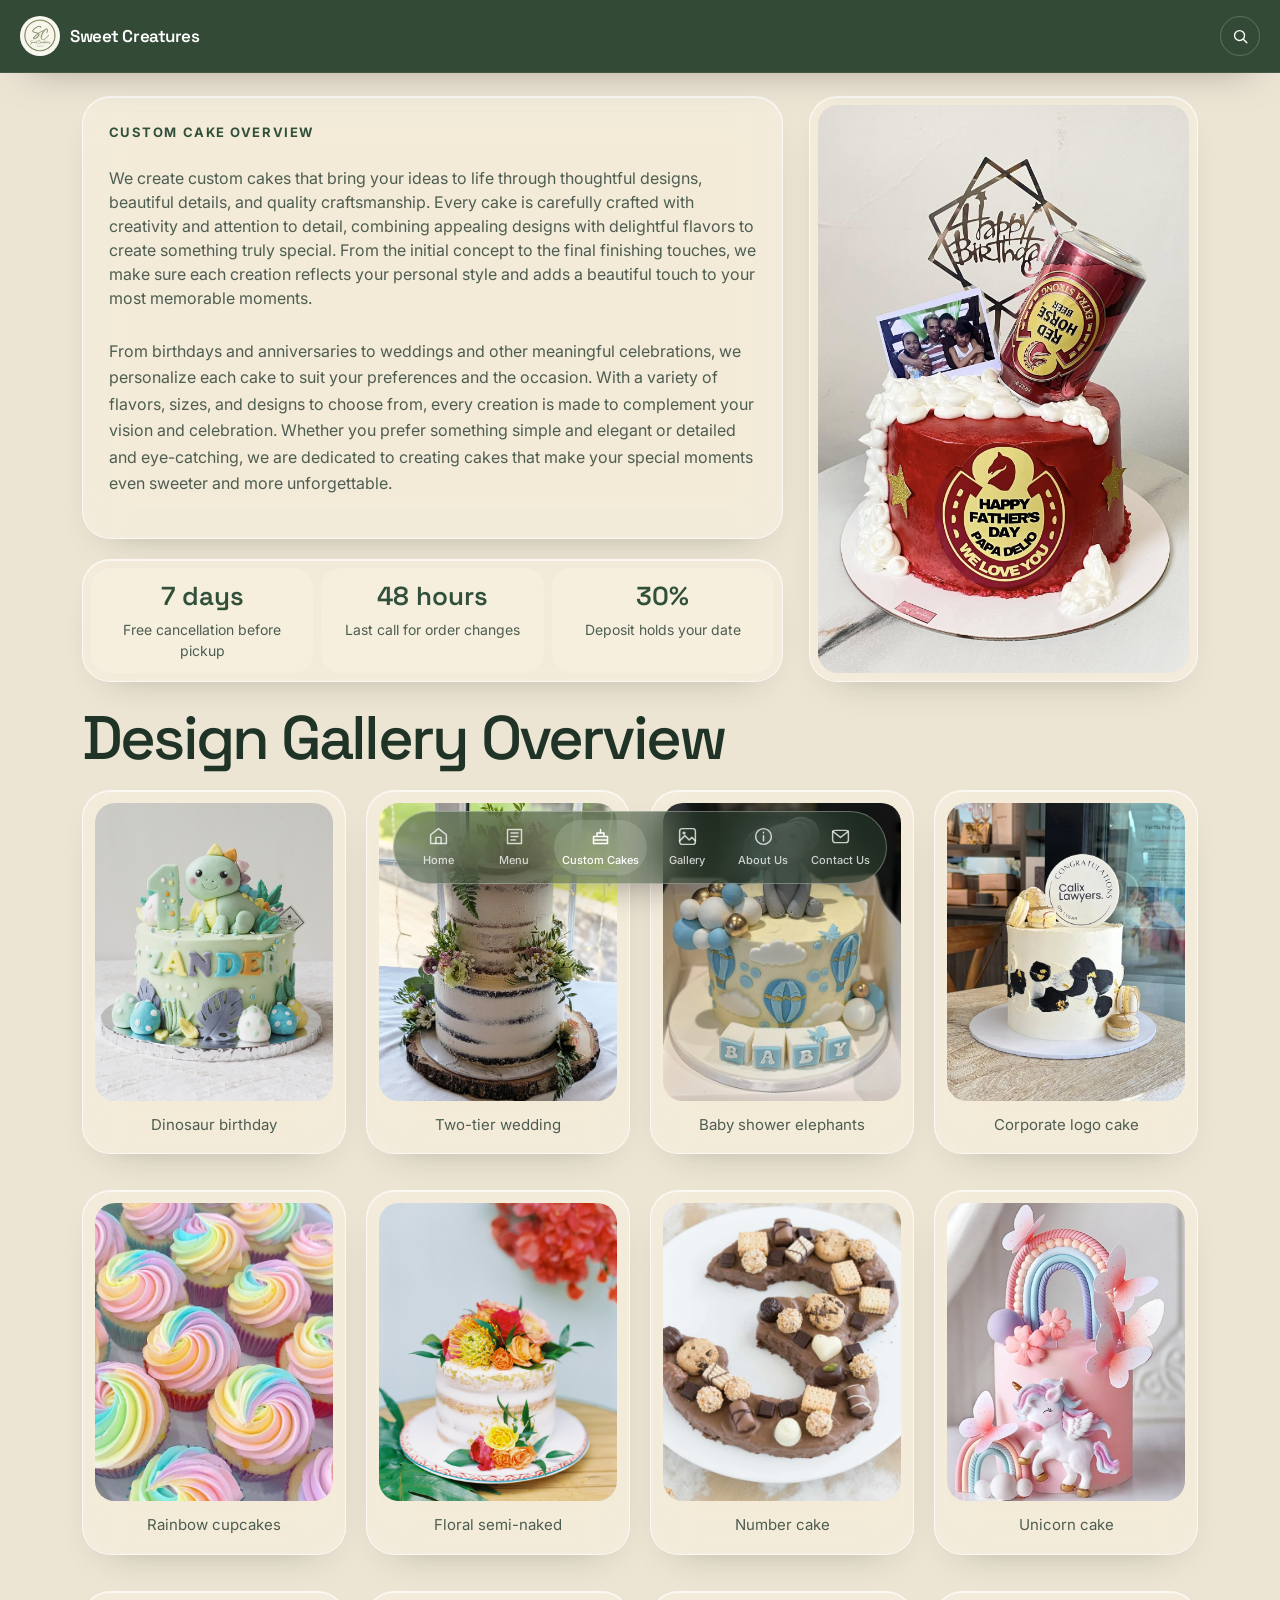
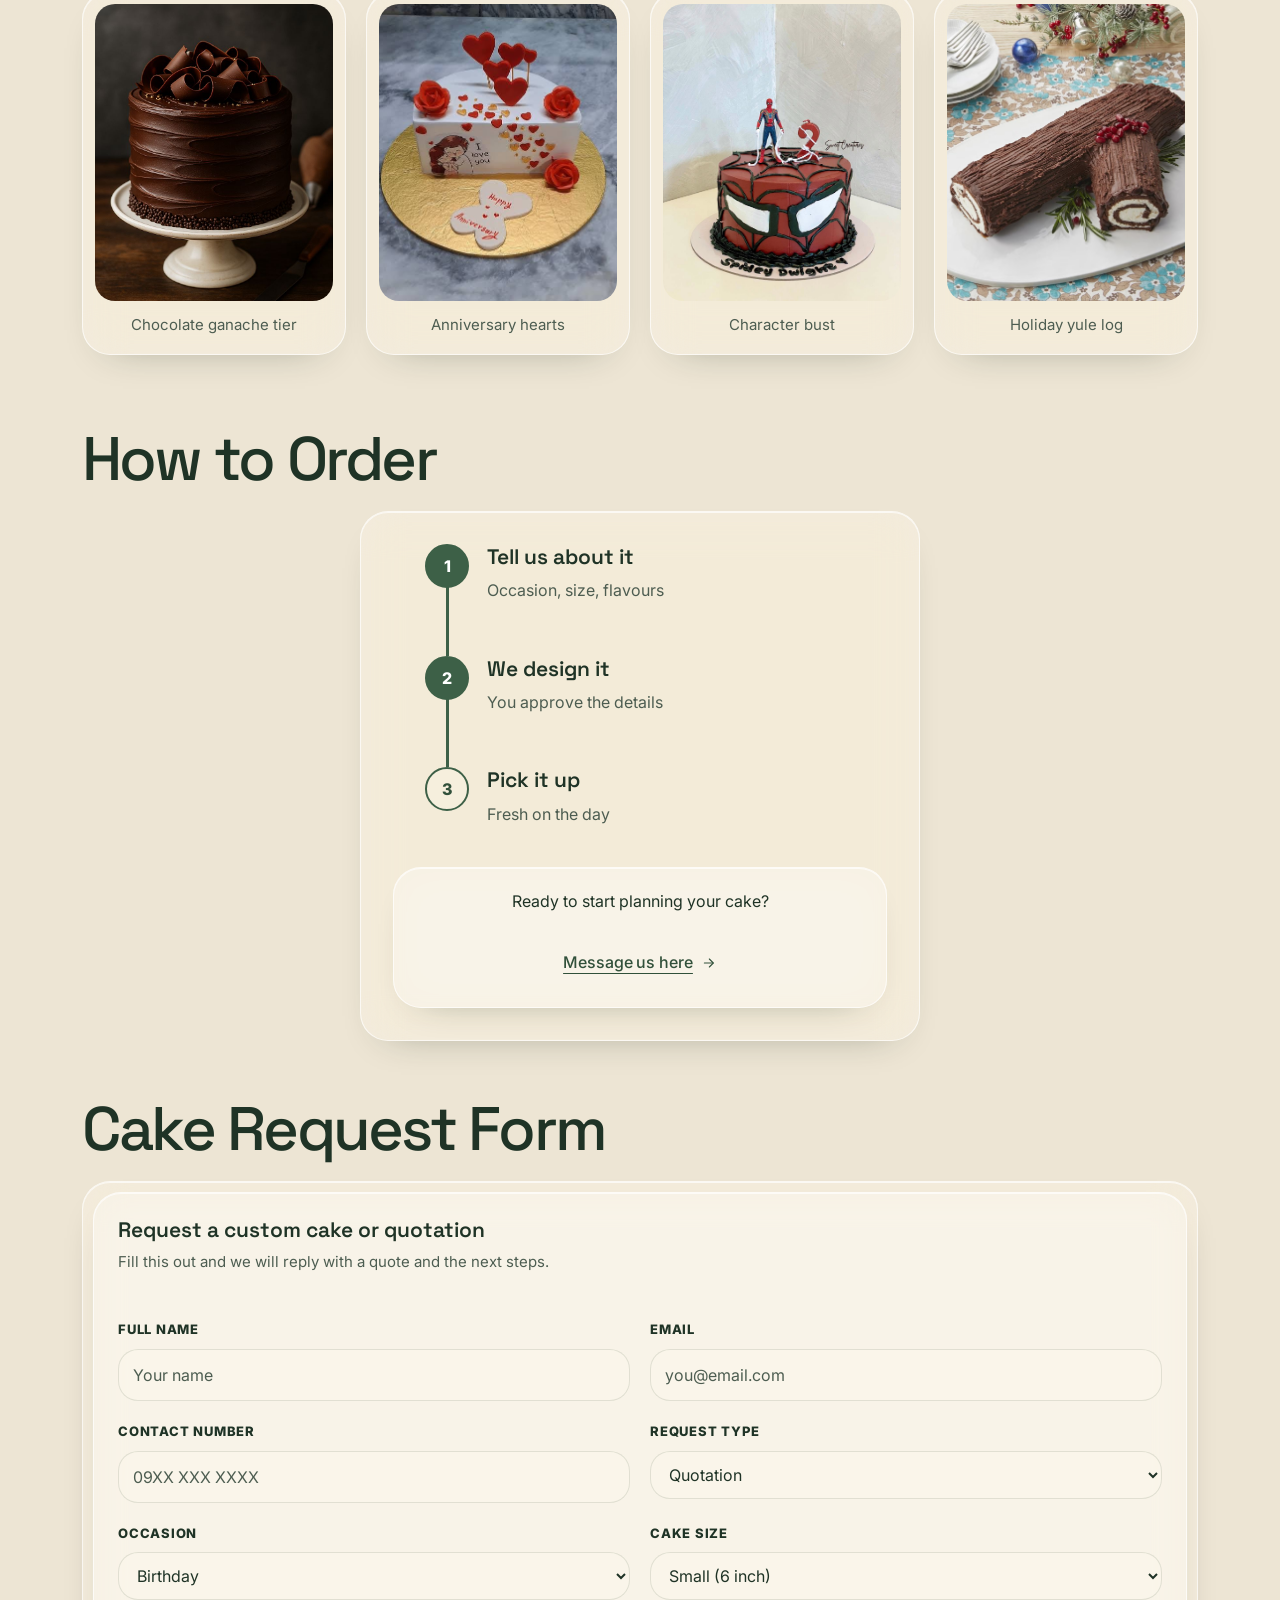
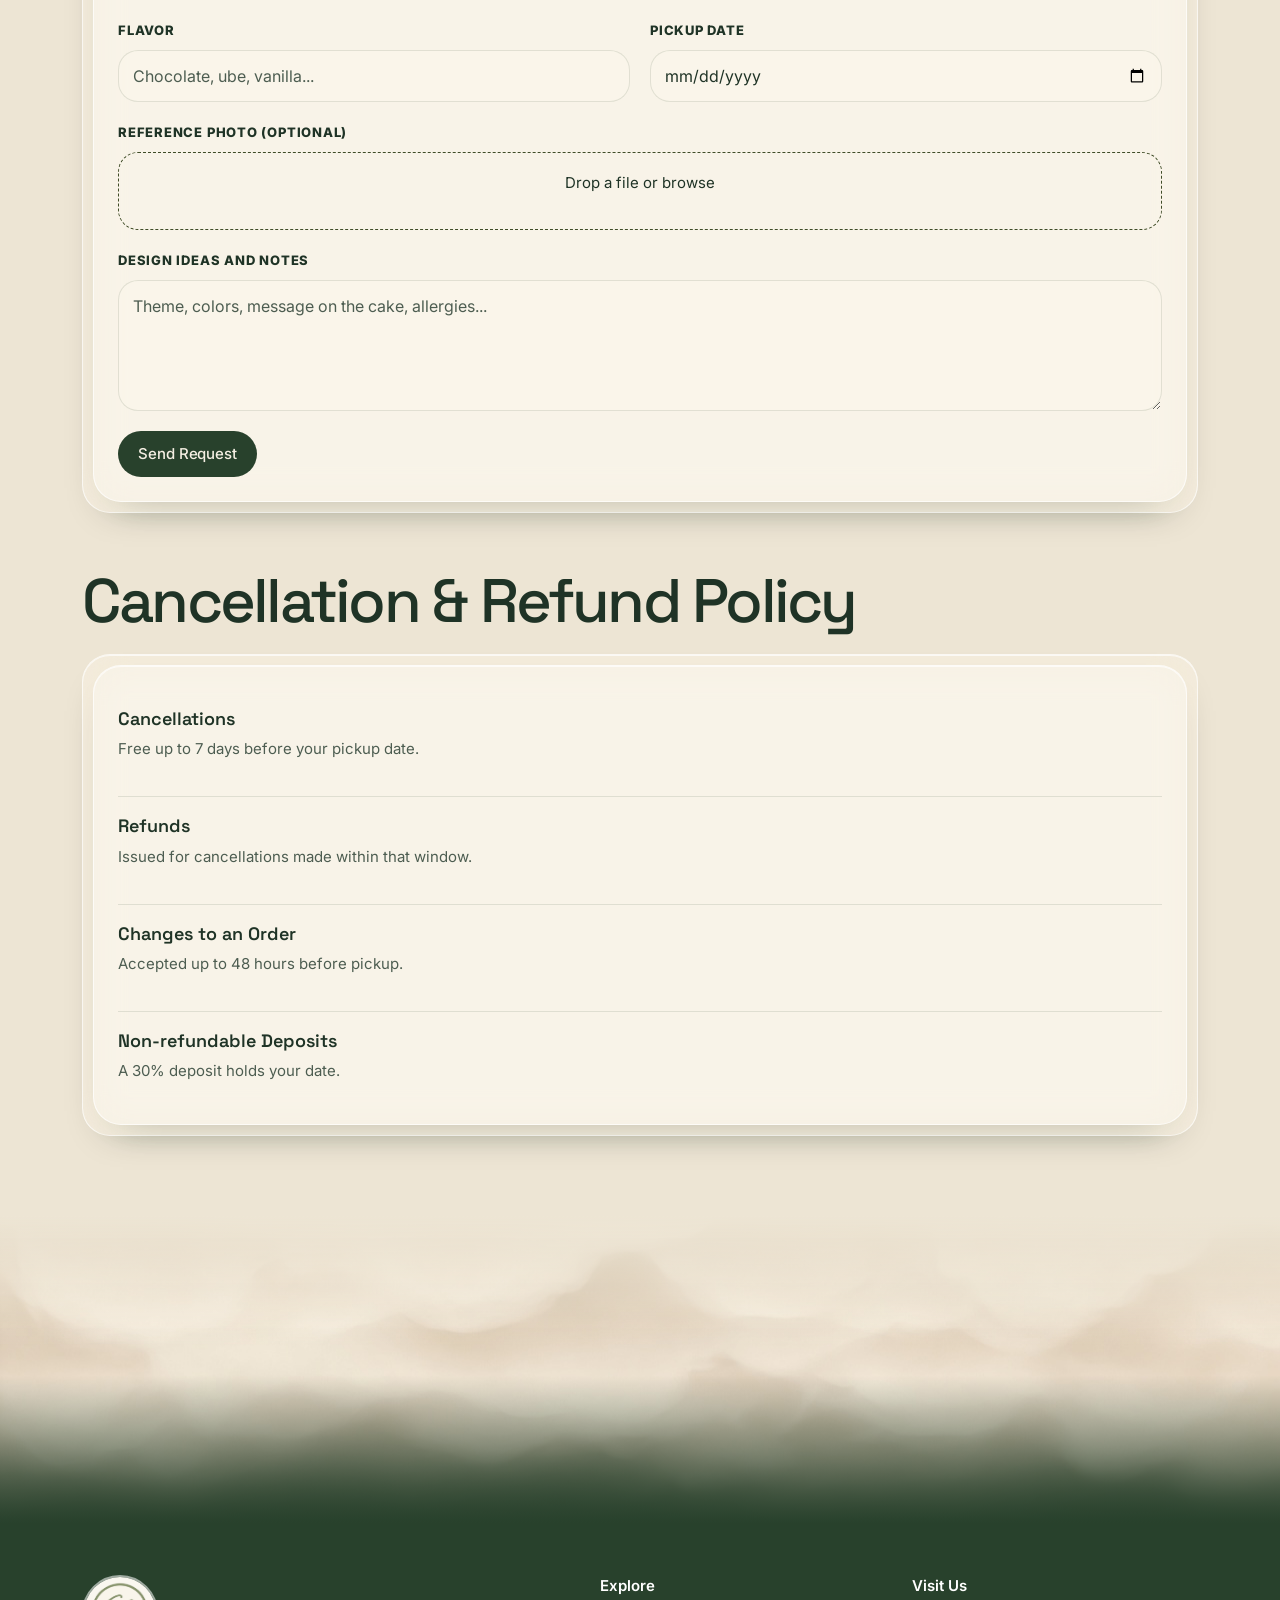
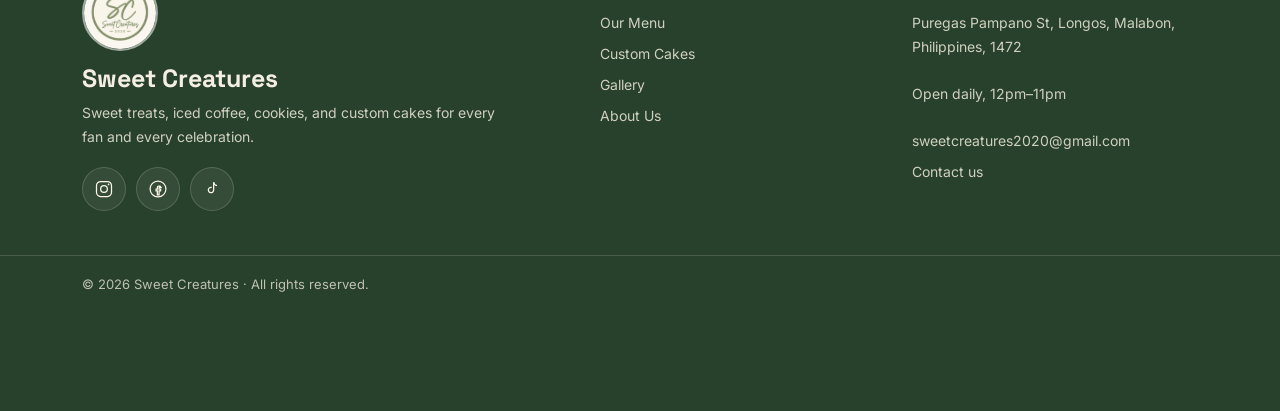
<file: custom-cakes.html>
<!--THINGS TO ADD

1. Toast Notification
2. Pictures needed
3. Drop down menu UI design for Cake request form
4. Glassmorphism on the header for hamburger menu
5. Pill style in the top middle for the header then apply glassmorphism

-->
<!DOCTYPE html>
<html lang="en">
    <head>
        <meta charset="utf-8"/>
        <meta content="width=device-width, initial-scale=1.0" name="viewport"/>
        <link href="assets/images/favicon/favicon.png" rel="icon" type="image/png"/>
        <title>
            Custom Cakes — Sweet Creatures
        </title>
        <meta content="Custom cakes made to order for birthdays, weddings, baby showers, and celebrations. View designs and ordering steps." name="description"/>
        <link href="https://fonts.googleapis.com" rel="preconnect"/>
        <link crossorigin="" href="https://fonts.gstatic.com" rel="preconnect"/>
        <link href="https://fonts.googleapis.com/css2?family=Inter:wght@400;500;600;700&family=Space+Grotesk:wght@400;500;600;700&display=swap" rel="stylesheet"/>
        <link href="https://cdn.jsdelivr.net/npm/bootstrap@5.3.3/dist/css/bootstrap.min.css" rel="stylesheet" integrity="sha384-QWTKZyjpPEjISv5WaRU9OFeRpok6YctnYmDr5pNlyT2bRjXh0JMhjY6hW+ALEwIH" crossorigin="anonymous"/>
        <link href="style.css" rel="stylesheet"/>
        <script src="script.js" defer></script>
    </head>
    <body>
        <a class="skip-link" href="#main">
            Skip to content
        </a>
        <header class="site-header" data-site-header>
            <div class="header-inner">
                <a class="brand-link" href="index.html#top" aria-label="Sweet Creatures home">
                    <img alt="" class="brand-mark" src="assets/images/logo/logo.png"/>
                    <span>Sweet Creatures</span>
                </a>
                <nav aria-label="Main navigation" class="desktop-nav">
                    <a href="index.html#top">Home</a>
                    <a href="menu.html">Menu</a>
                    <a href="custom-cakes.html">Custom Cakes</a>
                    <a href="gallery.html">Gallery</a>
                    <a href="about.html">About Us</a>
                </nav>
                <div class="header-actions">
                    <form action="menu.html" class="header-search" method="get" role="search">
                        <button aria-expanded="false" aria-label="Open menu search" class="header-search-toggle" type="button">
                            <svg aria-hidden="true" fill="none" stroke="currentColor" stroke-linecap="round" stroke-linejoin="round" stroke-width="1.7" viewBox="0 0 24 24"><circle cx="10.8" cy="10.8" r="6.3"/><path d="m15.6 15.6 4.4 4.4"/></svg>
                        </button>
                        <label class="sr-only" for="header-search-input">Search the menu</label>
                        <input id="header-search-input" name="q" placeholder="Search menu..." type="search"/>
                    </form>
                    <a class="header-contact" href="contact.html">Contact Us</a>
                    <button aria-controls="mobile-menu" aria-expanded="false" aria-label="Open navigation" class="mobile-menu-toggle" type="button">
                        <svg aria-hidden="true" class="menu-icon" fill="none" stroke="currentColor" stroke-linecap="round" stroke-width="1.8" viewBox="0 0 24 24"><path d="M4 7h16M4 12h16M4 17h16"/></svg>
                        <svg aria-hidden="true" class="close-icon" fill="none" stroke="currentColor" stroke-linecap="round" stroke-width="1.8" viewBox="0 0 24 24"><path d="m6 6 12 12M18 6 6 18"/></svg>
                    </button>
                </div>
            </div>
            <nav aria-label="Mobile navigation" class="mobile-menu" hidden id="mobile-menu">
                <a href="index.html#top">Home</a>
                <a href="menu.html">Menu</a>
                <a href="custom-cakes.html">Custom Cakes</a>
                <a href="gallery.html">Gallery</a>
                <a href="about.html">About Us</a>
                <a href="contact.html">Contact Us</a>
            </nav>
        </header>
        <main id="main">
            <section class="section pc-page">
                <div class="container">
                    <div class="cake-overview-layout">
                        <div class="cake-intro">
                        <div class="story-text glass box">
                            <h2 class="eyebrow">Custom Cake Overview</h2>
                            <p>
                                We create custom cakes that bring your ideas to life through thoughtful designs, beautiful details, and quality craftsmanship. Every cake is carefully crafted with creativity and attention to detail, combining appealing designs with delightful flavors to create something truly special. From the initial concept to the final finishing touches, we make sure each creation reflects your personal style and adds a beautiful touch to your most memorable moments.
                            </p>
                            <p>
                                From birthdays and anniversaries to weddings and other meaningful celebrations, we personalize each cake to suit your preferences and the occasion. With a variety of flavors, sizes, and designs to choose from, every creation is made to complement your vision and celebration. Whether you prefer something simple and elegant or detailed and eye-catching, we are dedicated to creating cakes that make your special moments even sweeter and more unforgettable.
                            </p>
                        </div>
                        <div class="cake-stats glass box stat-row">
                            <div class="stat-box"><strong>7 days</strong><span>Free cancellation before pickup</span></div>
                            <div class="stat-box"><strong>48 hours</strong><span>Last call for order changes</span></div>
                            <div class="stat-box"><strong>30%</strong><span>Deposit holds your date</span></div>
                        </div>
                        </div>
                        <div class="cake-deck">
                          <div class="deck-stack">
                           <div class="pc-overview-bezel glass">

                            <div class="pc-overview slider">
                                <div class="hero-slides">
                                    <img alt="Custom cake design overview 1" src="assets/images/custom-cakes/Custom%20Cake%20Overview%20(1).png"/>
                                    <img alt="Custom cake design overview 2" src="assets/images/custom-cakes/Custom%20Cake%20Overview%20(2).png"/>
                                    <img alt="Custom cake design overview 3" src="assets/images/custom-cakes/Custom%20Cake%20Overview%20(3).png"/>
                                    <img alt="Custom cake design overview 4" src="assets/images/custom-cakes/Custom%20Cake%20Overview%20(4).png"/>
                                    <img alt="Custom cake design overview 5" src="assets/images/custom-cakes/Custom%20Cake%20Overview%20(5).png"/>
                                    <img alt="Custom cake design overview 6" src="assets/images/custom-cakes/Custom%20Cake%20Overview%20(6).png"/>
                                    <img alt="Custom cake design overview 7" src="assets/images/custom-cakes/Custom%20Cake%20Overview%20(7).png"/>
                                    <img alt="Custom cake design overview 8" src="assets/images/custom-cakes/Custom%20Cake%20Overview%20(8).png"/>
                                    <img alt="Custom cake design overview 9" src="assets/images/custom-cakes/Custom%20Cake%20Overview%20(9).png"/>
                                </div>
                            </div>
                           </div>
                          </div>
                        </div>
                    </div>
                    <h2 class="section-title">
                        Design Gallery Overview
                    </h2>
                    <div class="grid grid-3 pc-gallery">
                        <figure class="gallery-item glass box" data-reveal="">
                            <div class="frame frame-gallery">
                                <img alt="Dinosaur birthday cake" decoding="async" loading="lazy" src="assets/images/custom-cakes/Dinosaur%20Birthday.png"/>
                            </div>
                            <figcaption>
                                Dinosaur birthday
                            </figcaption>
                        </figure>
                        <figure class="gallery-item glass box" data-reveal="">
                            <div class="frame frame-gallery">
                                <img alt="Two-tier wedding cake" decoding="async" loading="lazy" src="assets/images/custom-cakes/Two-tier%20wedding.png"/>
                            </div>
                            <figcaption>
                                Two-tier wedding
                            </figcaption>
                        </figure>
                        <figure class="gallery-item glass box" data-reveal="">
                            <div class="frame frame-gallery">
                                <img alt="Baby shower elephant-themed cake" decoding="async" loading="lazy" src="assets/images/custom-cakes/Baby%20shower%20elephants.png"/>
                            </div>
                            <figcaption>
                                Baby shower elephants
                            </figcaption>
                        </figure>
                        <figure class="gallery-item glass box" data-reveal="">
                            <div class="frame frame-gallery">
                                <img alt="Corporate logo cake" decoding="async" loading="lazy" src="assets/images/custom-cakes/Corporate%20logo%20cake.jpg"/>
                            </div>
                            <figcaption>
                                Corporate logo cake
                            </figcaption>
                        </figure>
                        <figure class="gallery-item glass box" data-reveal="">
                            <div class="frame frame-gallery">
                                <img alt="Rainbow cupcakes" decoding="async" loading="lazy" src="assets/images/custom-cakes/Rainbow%20cupcakes.jpg"/>
                            </div>
                            <figcaption>
                                Rainbow cupcakes
                            </figcaption>
                        </figure>
                        <figure class="gallery-item glass box" data-reveal="">
                            <div class="frame frame-gallery">
                                <img alt="Floral semi-naked cake" decoding="async" loading="lazy" src="assets/images/custom-cakes/Floral%20semi-naked.jpg"/>
                            </div>
                            <figcaption>
                                Floral semi-naked
                            </figcaption>
                        </figure>
                        <figure class="gallery-item glass box" data-reveal="">
                            <div class="frame frame-gallery">
                                <img alt="Number cake" decoding="async" loading="lazy" src="assets/images/custom-cakes/Number%20cake.jpg"/>
                            </div>
                            <figcaption>
                                Number cake
                            </figcaption>
                        </figure>
                        <figure class="gallery-item glass box" data-reveal="">
                            <div class="frame frame-gallery">
                                <img alt="Unicorn cake" decoding="async" loading="lazy" src="assets/images/custom-cakes/Unicorn%20cake.jpg"/>
                            </div>
                            <figcaption>
                                Unicorn cake
                            </figcaption>
                        </figure>
                        <figure class="gallery-item glass box" data-reveal="">
                            <div class="frame frame-gallery">
                                <img alt="Chocolate ganache tier cake" decoding="async" loading="lazy" src="assets/images/custom-cakes/Chocolate%20ganache.jpg"/>
                            </div>
                            <figcaption>
                                Chocolate ganache tier
                            </figcaption>
                        </figure>
                        <figure class="gallery-item glass box" data-reveal="">
                            <div class="frame frame-gallery">
                                <img alt="Anniversary hearts cake" decoding="async" loading="lazy" src="assets/images/custom-cakes/Anniversary%20hearts%20cake.jpg"/>
                            </div>
                            <figcaption>
                                Anniversary hearts
                            </figcaption>
                        </figure>
                        <figure class="gallery-item glass box" data-reveal="">
                            <div class="frame frame-gallery">
                                <img alt="Character bust cake" decoding="async" loading="lazy" src="assets/images/custom-cakes/Character%20bust.png"/>
                            </div>
                            <figcaption>
                                Character bust
                            </figcaption>
                        </figure>
                        <figure class="gallery-item glass box" data-reveal="">
                            <div class="frame frame-gallery">
                                <img alt="Holiday yule log cake" decoding="async" loading="lazy" src="assets/images/custom-cakes/Holiday%20yule%20log.jpg"/>
                            </div>
                            <figcaption>
                                Holiday yule log
                            </figcaption>
                        </figure>
                    </div>
                    <h2 class="section-title">
                        How to Order
                    </h2>
                    <div class="order-stepper glass box">
                        <ol class="order-steps">
                            <li class="order-step">
                                <div class="step-number">1</div>
                                <div class="step-copy">
                                    <h3>Tell us about it</h3>
                                    <p>Occasion, size, flavours</p>
                                </div>
                            </li>
                            <li class="order-step">
                                <div class="step-number">2</div>
                                <div class="step-copy">
                                    <h3>We design it</h3>
                                    <p>You approve the details</p>
                                </div>
                            </li>
                            <li class="order-step">
                                <div class="step-number">3</div>
                                <div class="step-copy">
                                    <h3>Pick it up</h3>
                                    <p>Fresh on the day</p>
                                </div>
                            </li>
                        </ol>
                        <div class="cta-bar pc-cta-bar glass box">
                            <p>
                                Ready to start planning your cake?
                            </p>
                            <a class="pc-cta" href="#request" id="startLink">
                                <span class="pc-cta-label">
                                    Message us here
                                </span>
                                <span aria-hidden="true" class="pc-cta-icon">
                                    <svg fill="none" height="16" stroke="currentColor" stroke-linecap="round" stroke-linejoin="round" stroke-width="1.6" viewBox="0 0 24 24" width="16">
                                        <path d="M5 12h13">
                                        </path>
                                        <path d="M12.5 6l6 6-6 6">
                                        </path>
                                    </svg>
                                </span>
                            </a>
                        </div>
                    </div>
                    <h2 class="section-title" id="request">
                        Cake Request Form
                    </h2>
                    <div class="pc-bezel pc-bezel-soft glass box">
                        <div class="form-card pc-form-card glass box">
                            <form class="contact-form pc-form" id="cakeForm" novalidate="">
                                <div class="form-header">
                                    <h3>
                                        Request a custom cake or quotation
                                    </h3>
                                    <p class="form-note">
                                        Fill this out and we will reply with a quote and the next steps.
                                    </p>
                                </div>
                                <div class="fields-grid">
                                    <div class="field">
                                        <label for="cName">
                                            Full name
                                        </label>
                                        <input autocomplete="name" id="cName" name="name" placeholder="Your name" required="" type="text"/>
                                        <span class="error-message">
                                            Please enter your name.
                                        </span>
                                    </div>
                                    <div class="field">
                                        <label for="cEmail">
                                            Email
                                        </label>
                                        <input autocomplete="email" id="cEmail" name="email" placeholder="you@email.com" required="" type="email"/>
                                        <span class="error-message">
                                            Please enter a valid email.
                                        </span>
                                    </div>
                                    <div class="field">
                                        <label for="cPhone">
                                            Contact number
                                        </label>
                                        <input autocomplete="tel" id="cPhone" name="phone" placeholder="09XX XXX XXXX" required="" type="tel"/>
                                        <span class="error-message">
                                            Please enter your contact number.
                                        </span>
                                    </div>
                                    <div class="field">
                                        <label for="cType">
                                            Request type
                                        </label>
                                        <select id="cType" name="type">
                                            <option>
                                                Quotation
                                            </option>
                                            <option>
                                                Reservation
                                            </option>
                                            <option>
                                                Customization
                                            </option>
                                        </select>
                                    </div>
                                    <div class="field">
                                        <label for="cOcc">
                                            Occasion
                                        </label>
                                        <select id="cOcc" name="occasion">
                                            <option>
                                                Birthday
                                            </option>
                                            <option>
                                                Wedding
                                            </option>
                                            <option>
                                                Baby shower
                                            </option>
                                            <option>
                                                Corporate
                                            </option>
                                            <option>
                                                Anniversary
                                            </option>
                                            <option>
                                                Holiday
                                            </option>
                                        </select>
                                    </div>
                                    <div class="field">
                                        <label for="cSize">
                                            Cake size
                                        </label>
                                        <select id="cSize" name="size">
                                            <option>
                                                Small (6 inch)
                                            </option>
                                            <option>
                                                Medium (8 inch)
                                            </option>
                                            <option>
                                                Large (10 inch)
                                            </option>
                                            <option>
                                                Tiered
                                            </option>
                                        </select>
                                    </div>
                                    <div class="field">
                                        <label for="cFlavor">
                                            Flavor
                                        </label>
                                        <input id="cFlavor" name="flavor" placeholder="Chocolate, ube, vanilla..." type="text"/>
                                    </div>
                                    <div class="field">
                                        <label for="cDate">
                                            Pickup date
                                        </label>
                                        <input id="cDate" name="date" required="" type="date"/>
                                        <span class="error-message">
                                            Please choose a pickup date.
                                        </span>
                                    </div>
                                    <div class="field field-full field-photo">
                                        <label for="cPhoto">
                                            Reference photo (optional)
                                        </label>
                                        <div class="file-well">
                                            <p class="file-prompt">
                                                Drop a file or
                                                <span>
                                                    browse
                                                </span>
                                            </p>
                                            <input accept="image/*" id="cPhoto" name="photo" type="file"/>
                                        </div>
                                        <div class="file-preview" id="cPhotoPreview" hidden>
                                            <img alt="Selected reference photo preview" id="cPhotoPreviewImage"/>
                                            <div class="file-preview-details">
                                                <span id="cPhotoName"></span>
                                                <button class="file-remove" id="cPhotoRemove" type="button">Remove photo</button>
                                            </div>
                                        </div>
                                        <p class="file-feedback" id="cPhotoFeedback" role="alert" hidden>Please choose an image file.</p>
                                    </div>
                                    <div class="field field-full">
                                        <label for="cNotes">
                                            Design ideas and notes
                                        </label>
                                        <textarea id="cNotes" name="notes" placeholder="Theme, colors, message on the cake, allergies..." rows="4"></textarea>
                                    </div>
                                </div>
                                <button class="btn btn-primary" type="submit">
                                    Send Request
                                </button>
                                <div class="form-status-msg glass" id="cakeMsg" role="status" aria-live="polite">
                                    Request sent! We will contact you within 24 hours with your quote.
                                </div>
                            </form>
                        </div>
                    </div>
                    <h2 class="section-title">
                        Cancellation & Refund Policy
                    </h2>
                    <div class="pc-bezel pc-bezel-soft glass box">
                        <div class="policy-card pc-policy-card glass box">
                            <div class="policy-item">
                                <h3>
                                    Cancellations
                                </h3>
                                <p>
                                    Free up to 7 days before your pickup date.
                                </p>
                            </div>
                            <div class="policy-item">
                                <h3>
                                    Refunds
                                </h3>
                                <p>
                                    Issued for cancellations made within that window.
                                </p>
                            </div>
                            <div class="policy-item">
                                <h3>
                                    Changes to an Order
                                </h3>
                                <p>
                                    Accepted up to 48 hours before pickup.
                                </p>
                            </div>
                            <div class="policy-item">
                                <h3>
                                    Non-refundable Deposits
                                </h3>
                                <p>
                                    A 30% deposit holds your date.
                                </p>
                            </div>
                        </div>
                    </div>
                </div>
            </section>
        </main>
        <footer class="site-footer">
            <div aria-hidden="true" class="footer-mist">
                <img alt="" loading="lazy" src="assets/images/redesign/hero-fog.png"/>
                <div></div>
            </div>
            <div class="container footer-main">
                <section class="footer-brand" aria-label="About Sweet Creatures">
                    <a class="footer-mark" href="index.html">
                        <img alt="Sweet Creatures logo" height="76" src="assets/images/logo/logo.png" width="76"/>
                    </a>
                    <a class="footer-logo" href="index.html">Sweet Creatures</a>
                    <p>Sweet treats, iced coffee, cookies, and custom cakes for every fan and every celebration.</p>
                    <nav aria-label="Social media" class="social-nav">
                        <a aria-label="Sweet Creatures on Instagram" href="https://www.instagram.com/_sweetcreaturesss/" rel="noopener noreferrer" target="_blank">
                            <svg aria-hidden="true" fill="none" height="20" stroke="currentColor" stroke-width="1.5" viewBox="0 0 24 24" width="20">
                                <rect height="18" rx="5" width="18" x="3" y="3"></rect>
                                <circle cx="12" cy="12" r="4"></circle>
                                <circle cx="17.5" cy="6.5" fill="currentColor" r="1" stroke="none"></circle>
                            </svg>
                        </a>
                        <a aria-label="Sweet Creatures on Facebook" href="https://www.facebook.com/sweetcreaturesph" rel="noopener noreferrer" target="_blank">
                            <svg aria-hidden="true" fill="none" height="20" stroke="currentColor" stroke-width="1.5" viewBox="0 0 24 24" width="20">
                                <circle cx="12" cy="12" r="9.5"></circle>
                                <path d="M14.5 8.5h-1.8c-.9 0-1.5.7-1.5 1.6v1.9H9.7v2.1h1.5V19h2.1v-4.9h1.7l.3-2.1h-2v-1.6c0-.3.2-.5.5-.5h1.7z"></path>
                            </svg>
                        </a>
                        <a aria-label="Sweet Creatures on TikTok" href="https://www.tiktok.com/@sweet.creatures7" rel="noopener noreferrer" target="_blank">
                            <svg aria-hidden="true" fill="none" height="20" stroke="currentColor" stroke-width="1.5" viewBox="0 0 24 24" width="20">
                                <path d="M14 4v9.2a3.2 3.2 0 1 1-2.3-3.1"></path>
                                <path d="M14 4c.4 2.1 1.9 3.6 4 3.9"></path>
                            </svg>
                        </a>
                    </nav>
                </section>
                <nav aria-label="Explore" class="footer-links">
                    <h2>Explore</h2>
                    <a href="menu.html">Our Menu</a>
                    <a href="custom-cakes.html">Custom Cakes</a>
                    <a href="gallery.html">Gallery</a>
                    <a href="about.html">About Us</a>
                </nav>
                <section class="footer-contact" aria-labelledby="footer-contact-title">
                    <h2 id="footer-contact-title">Visit Us</h2>
                    <p>Puregas Pampano St, Longos, Malabon, Philippines, 1472</p>
                    <p>Open daily, 12pm–11pm</p>
                    <a href="mailto:sweetcreatures2020@gmail.com">sweetcreatures2020@gmail.com</a>
                    <a href="contact.html">Contact us</a>
                </section>
            </div>
            <div class="footer-bottom">
                <div class="container">
                    <p class="copyright">© 2026 Sweet Creatures · All rights reserved.</p>
                </div>
            </div>
        </footer>
        <nav aria-label="Main navigation" class="bottom-nav glass">
            <ul class="nav-list">
                <li>
                    <a aria-label="Home" class="nav-home" href="index.html">
                        <svg aria-hidden="true" fill="none" height="20" stroke="currentColor" stroke-linecap="round" stroke-linejoin="round" stroke-width="1.7" viewBox="0 0 24 24" width="20">
                            <path d="m3 10 9-7 9 7v10H3z"></path>
                            <path d="M9 20v-7h6v7"></path>
                        </svg>
                        <span class="nav-label-full">
                            Home
                        </span>
                    </a>
                </li>
                <li>
                    <a aria-label="Menu" href="menu.html">
                        <svg aria-hidden="true" fill="none" height="20" stroke="currentColor" stroke-linecap="round" stroke-linejoin="round" stroke-width="1.7" viewBox="0 0 24 24" width="20">
                            <path d="M4 4h16v16H4zM8 8h8M8 12h8M8 16h5">
                            </path>
                        </svg>
                        <span class="nav-label-full">
                            Menu
                        </span>
                    </a>
                </li>
                <li class="nav-search-item">
                    <form action="menu.html" class="nav-search" role="search">
                        <button aria-expanded="false" aria-label="Open menu search" class="nav-search-toggle" type="button">
                            <svg aria-hidden="true" fill="none" height="20" stroke="currentColor" stroke-linecap="round" stroke-linejoin="round" stroke-width="1.8" viewBox="0 0 24 24" width="20">
                                <circle cx="10.8" cy="10.8" r="6.8"></circle>
                                <path d="m16 16 4 4"></path>
                            </svg>
                        </button>
                        <input aria-label="Search the menu" name="q" placeholder="Search..." type="search"/>
                    </form>
                </li>
                <li>
                    <a aria-label="Custom Cakes" href="custom-cakes.html">
                        <svg aria-hidden="true" fill="none" height="20" stroke="currentColor" stroke-linecap="round" stroke-linejoin="round" stroke-width="1.7" viewBox="0 0 24 24" width="20">
                            <path d="M4 12h16v8H4zM4 16h16M8 12V8h8v4M12 8V4">
                            </path>
                        </svg>
                        <span class="nav-label-full">
                            Custom Cakes
                        </span>
                    </a>
                </li>
                <li>
                    <a aria-label="Gallery" href="gallery.html">
                        <svg aria-hidden="true" fill="none" height="20" stroke="currentColor" stroke-linecap="round" stroke-linejoin="round" stroke-width="1.7" viewBox="0 0 24 24" width="20">
                            <rect height="18" rx="3" width="18" x="3" y="3">
                            </rect>
                            <circle cx="8" cy="8" r="1">
                            </circle>
                            <path d="m3 17 6-6 5 5 3-3 4 4">
                            </path>
                        </svg>
                        <span class="nav-label-full">
                            Gallery
                        </span>
                    </a>
                </li>
                <li>
                    <a aria-label="About Us" href="about.html">
                        <svg aria-hidden="true" fill="none" height="20" stroke="currentColor" stroke-linecap="round" stroke-linejoin="round" stroke-width="1.7" viewBox="0 0 24 24" width="20">
                            <circle cx="12" cy="12" r="9">
                            </circle>
                            <path d="M12 11v6m0-10v1">
                            </path>
                        </svg>
                        <span class="nav-label-full">
                            About Us
                        </span>
                    </a>
                </li>
                <li>
                    <a aria-label="Contact Us" href="contact.html">
                        <svg aria-hidden="true" fill="none" height="20" stroke="currentColor" stroke-linecap="round" stroke-linejoin="round" stroke-width="1.7" viewBox="0 0 24 24" width="20">
                            <rect height="14" rx="3" width="18" x="3" y="5">
                            </rect>
                            <path d="m3 6 9 7 9-7">
                            </path>
                        </svg>
                        <span class="nav-label-full">
                            Contact Us
                        </span>
                    </a>
                </li>
            </ul>
        </nav>
    </body>
</html>
</file>
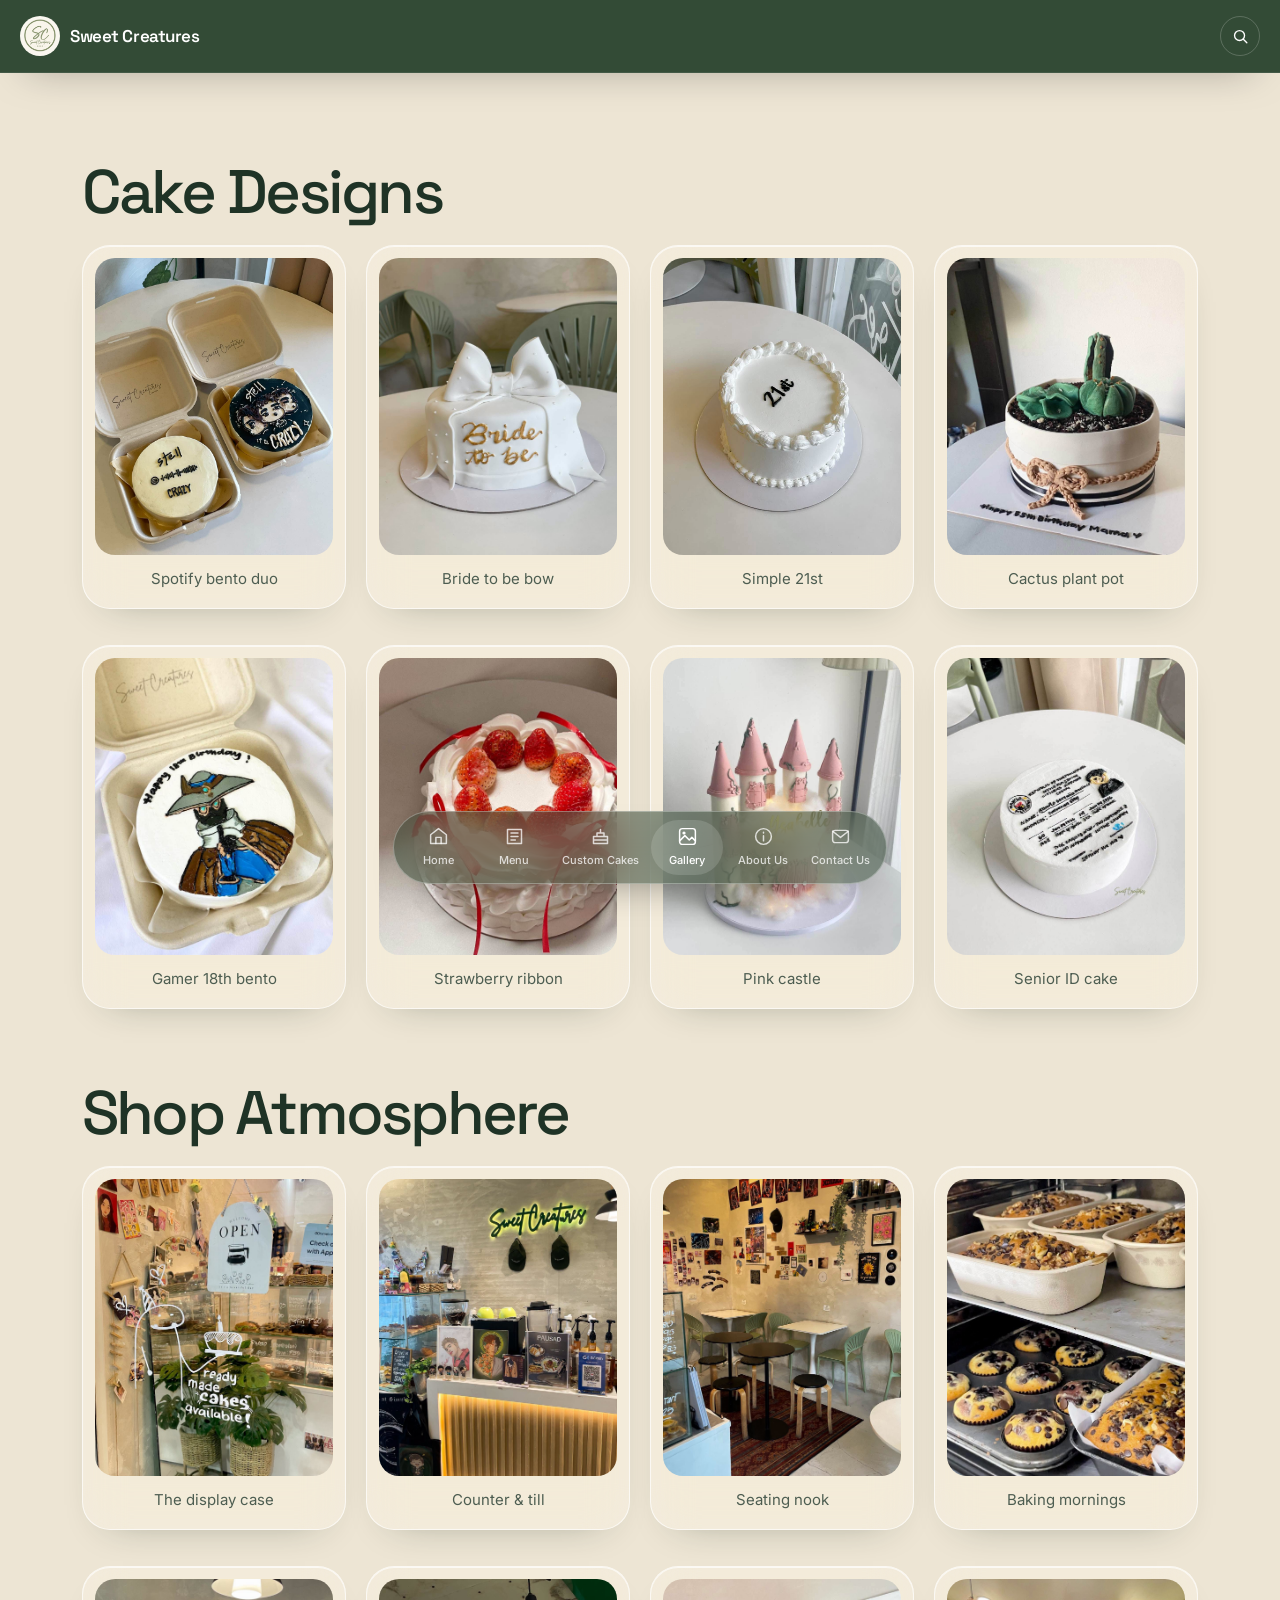
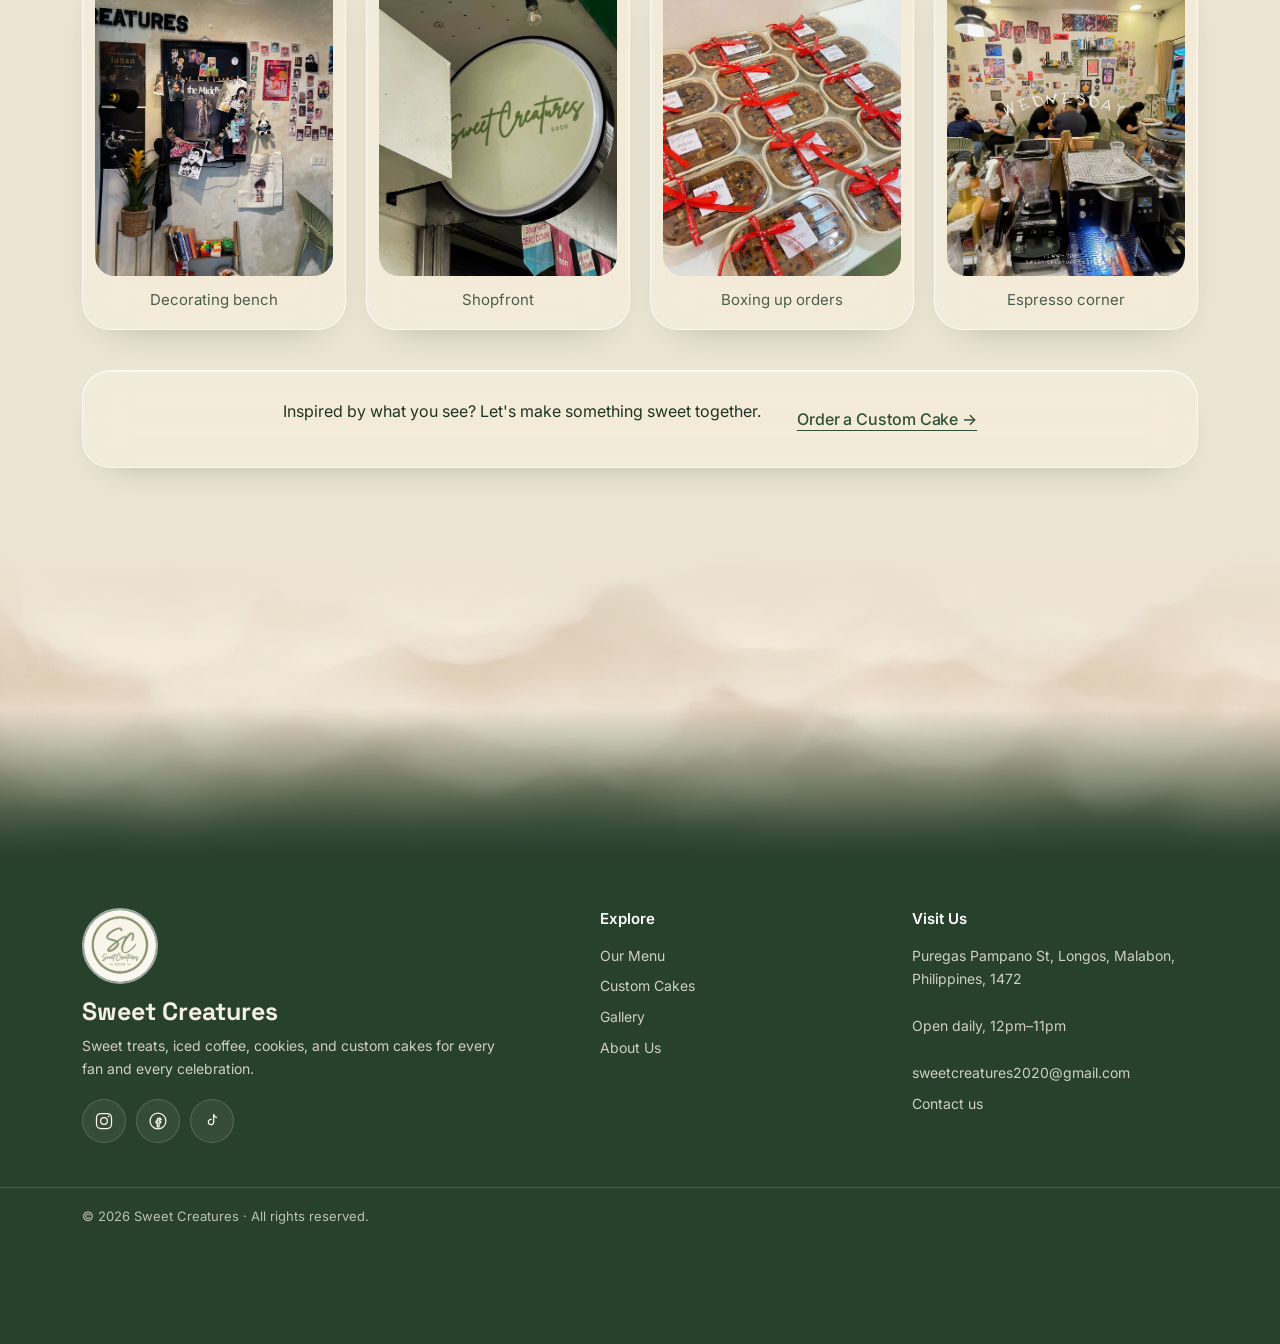
<file: gallery.html>
<!DOCTYPE html>
<html lang="en">
    <head>
        <meta charset="utf-8"/>
        <meta content="width=device-width, initial-scale=1.0" name="viewport"/>
        <title>
            Gallery — Sweet Creatures
        </title>
        <meta content="View photos of our handcrafted cakes, cupcakes, pastries, and bakery shop atmosphere." name="description"/>
        <link href="https://fonts.googleapis.com" rel="preconnect"/>
        <link crossorigin="" href="https://fonts.gstatic.com" rel="preconnect"/>
        <link href="https://fonts.googleapis.com/css2?family=Inter:wght@400;500;600;700&family=Space+Grotesk:wght@400;500;600;700&display=swap" rel="stylesheet"/>
        <link href="https://cdn.jsdelivr.net/npm/bootstrap@5.3.3/dist/css/bootstrap.min.css" rel="stylesheet" integrity="sha384-QWTKZyjpPEjISv5WaRU9OFeRpok6YctnYmDr5pNlyT2bRjXh0JMhjY6hW+ALEwIH" crossorigin="anonymous"/>
        <link href="style.css" rel="stylesheet"/>
        <script src="script.js" defer></script>
    </head>
    <body>
        <a class="skip-link" href="#main">
            Skip to content
        </a>
        <header class="site-header" data-site-header>
            <div class="header-inner">
                <a class="brand-link" href="index.html#top" aria-label="Sweet Creatures home">
                    <img alt="" class="brand-mark" src="assets/images/logo/logo.png"/>
                    <span>Sweet Creatures</span>
                </a>
                <nav aria-label="Main navigation" class="desktop-nav">
                    <a href="index.html#top">Home</a>
                    <a href="menu.html">Menu</a>
                    <a href="custom-cakes.html">Custom Cakes</a>
                    <a href="gallery.html">Gallery</a>
                    <a href="about.html">About Us</a>
                </nav>
                <div class="header-actions">
                    <form action="menu.html" class="header-search" method="get" role="search">
                        <button aria-expanded="false" aria-label="Open menu search" class="header-search-toggle" type="button">
                            <svg aria-hidden="true" fill="none" stroke="currentColor" stroke-linecap="round" stroke-linejoin="round" stroke-width="1.7" viewBox="0 0 24 24"><circle cx="10.8" cy="10.8" r="6.3"/><path d="m15.6 15.6 4.4 4.4"/></svg>
                        </button>
                        <label class="sr-only" for="header-search-input">Search the menu</label>
                        <input id="header-search-input" name="q" placeholder="Search menu..." type="search"/>
                    </form>
                    <a class="header-contact" href="contact.html">Contact Us</a>
                    <button aria-controls="mobile-menu" aria-expanded="false" aria-label="Open navigation" class="mobile-menu-toggle" type="button">
                        <svg aria-hidden="true" class="menu-icon" fill="none" stroke="currentColor" stroke-linecap="round" stroke-width="1.8" viewBox="0 0 24 24"><path d="M4 7h16M4 12h16M4 17h16"/></svg>
                        <svg aria-hidden="true" class="close-icon" fill="none" stroke="currentColor" stroke-linecap="round" stroke-width="1.8" viewBox="0 0 24 24"><path d="m6 6 12 12M18 6 6 18"/></svg>
                    </button>
                </div>
            </div>
            <nav aria-label="Mobile navigation" class="mobile-menu" hidden id="mobile-menu">
                <a href="index.html#top">Home</a>
                <a href="menu.html">Menu</a>
                <a href="custom-cakes.html">Custom Cakes</a>
                <a href="gallery.html">Gallery</a>
                <a href="about.html">About Us</a>
                <a href="contact.html">Contact Us</a>
            </nav>
        </header>
        <main id="main">
            <section class="section">
                <div class="container">
                    <h2 class="section-title">
                        Cake Designs
                    </h2>
                    <div class="grid grid-4">
                        <figure class="gallery-item glass box">
                            <div class="frame frame-gallery">
                                <img alt="Two bento cakes with a song code design" loading="lazy" src="assets/images/gallery/Cake%20Designs%20Spotify%20bento%20duo.png"/>
                            </div>
                            <figcaption>
                                Spotify bento duo
                            </figcaption>
                        </figure>
                        <figure class="gallery-item glass box">
                            <div class="frame frame-gallery">
                                <img alt="White bow cake with gold Bride to be writing" loading="lazy" src="assets/images/gallery/Cake%20Designs%20Bride%20to%20be%20bow.png"/>
                            </div>
                            <figcaption>
                                Bride to be bow
                            </figcaption>
                        </figure>
                        <figure class="gallery-item glass box">
                            <div class="frame frame-gallery">
                                <img alt="Simple white 21st birthday cake" loading="lazy" src="assets/images/gallery/Cake%20Designs%20Simple%2021st.png"/>
                            </div>
                            <figcaption>
                                Simple 21st
                            </figcaption>
                        </figure>
                        <figure class="gallery-item glass box">
                            <div class="frame frame-gallery">
                                <img alt="Cake made to look like a cactus plant pot" loading="lazy" src="assets/images/gallery/Cake%20Designs%20Cactus%20plant%20pot.png"/>
                            </div>
                            <figcaption>
                                Cactus plant pot
                            </figcaption>
                        </figure>
                        <figure class="gallery-item glass box">
                            <div class="frame frame-gallery">
                                <img alt="Bento cake with a game character drawing for an 18th birthday" loading="lazy" src="assets/images/gallery/Cake%20Designs%20Gamer%2018th%20bento.png"/>
                            </div>
                            <figcaption>
                                Gamer 18th bento
                            </figcaption>
                        </figure>
                        <figure class="gallery-item glass box">
                            <div class="frame frame-gallery">
                                <img alt="Whipped cream cake with strawberries and red ribbons" loading="lazy" src="assets/images/gallery/Cake%20Designs%20Strawberry%20ribbon.png"/>
                            </div>
                            <figcaption>
                                Strawberry ribbon
                            </figcaption>
                        </figure>
                        <figure class="gallery-item glass box">
                            <div class="frame frame-gallery">
                                <img alt="Pink castle cake with towers and clouds" loading="lazy" src="assets/images/gallery/Cake%20Designs%20Pink%20castle.png"/>
                            </div>
                            <figcaption>
                                Pink castle
                            </figcaption>
                        </figure>
                        <figure class="gallery-item glass box">
                            <div class="frame frame-gallery">
                                <img alt="Cake drawn like a senior citizen ID card" loading="lazy" src="assets/images/gallery/Cake%20Designs%20Senior%20ID%20cake.png"/>
                            </div>
                            <figcaption>
                                Senior ID cake
                            </figcaption>
                        </figure>
                    </div>
                    <h2 class="section-title">
                        Shop Atmosphere
                    </h2>
                    <div class="grid grid-4">
                        <figure class="gallery-item glass box">
                            <div class="frame frame-gallery">
                                <img alt="The display case" loading="lazy" src="assets/images/gallery/Shop%20Atmosphere%20The%20display%20case.jpg"/>
                            </div>
                            <figcaption>
                                The display case
                            </figcaption>
                        </figure>
                        <figure class="gallery-item glass box">
                            <div class="frame frame-gallery">
                                <img alt="Counter and till" loading="lazy" src="assets/images/gallery/Shop%20Atmosphere%20Counter%20&%20till.jpg"/>
                            </div>
                            <figcaption>
                                Counter & till
                            </figcaption>
                        </figure>
                        <figure class="gallery-item glass box">
                            <div class="frame frame-gallery">
                                <img alt="Seating nook" loading="lazy" src="assets/images/gallery/Shop%20Atmosphere%20Seating%20nook.jpg"/>
                            </div>
                            <figcaption>
                                Seating nook
                            </figcaption>
                        </figure>
                        <figure class="gallery-item glass box">
                            <div class="frame frame-gallery">
                                <img alt="Baking mornings" loading="lazy" src="assets/images/gallery/Shop%20Atmosphere%20Baking%20mornings.jpg"/>
                            </div>
                            <figcaption>
                                Baking mornings
                            </figcaption>
                        </figure>
                        <figure class="gallery-item glass box">
                            <div class="frame frame-gallery">
                                <img alt="Decorating bench" loading="lazy" src="assets/images/gallery/Shop%20Atmosphere%20Decorating%20bench.jpg"/>
                            </div>
                            <figcaption>
                                Decorating bench
                            </figcaption>
                        </figure>
                        <figure class="gallery-item glass box">
                            <div class="frame frame-gallery">
                                <img alt="Shopfront" loading="lazy" src="assets/images/gallery/Shop%20Atmosphere%20Shopfront.jpg"/>
                            </div>
                            <figcaption>
                                Shopfront
                            </figcaption>
                        </figure>
                        <figure class="gallery-item glass box">
                            <div class="frame frame-gallery">
                                <img alt="Boxing up orders" loading="lazy" src="assets/images/gallery/Shop%20Atmosphere%20Boxing%20up%20orders.jpg"/>
                            </div>
                            <figcaption>
                                Boxing up orders
                            </figcaption>
                        </figure>
                        <figure class="gallery-item glass box">
                            <div class="frame frame-gallery">
                                <img alt="Espresso corner" loading="lazy" src="assets/images/gallery/Shop%20Atmosphere%20Espresso%20corner.jpg"/>
                            </div>
                            <figcaption>
                                Espresso corner
                            </figcaption>
                        </figure>
                    </div>
                    <div class="cta-bar glass box">
                        <p>
                            Inspired by what you see? Let's make something sweet together.
                        </p>
                        <a class="cta-link" href="custom-cakes.html">
                            Order a Custom Cake →
                        </a>
                    </div>
                </div>
            </section>
        </main>
        <footer class="site-footer">
            <div aria-hidden="true" class="footer-mist">
                <img alt="" loading="lazy" src="assets/images/redesign/hero-fog.png"/>
                <div></div>
            </div>
            <div class="container footer-main">
                <section class="footer-brand" aria-label="About Sweet Creatures">
                    <a class="footer-mark" href="index.html">
                        <img alt="Sweet Creatures logo" height="76" src="assets/images/logo/logo.png" width="76"/>
                    </a>
                    <a class="footer-logo" href="index.html">Sweet Creatures</a>
                    <p>Sweet treats, iced coffee, cookies, and custom cakes for every fan and every celebration.</p>
                    <nav aria-label="Social media" class="social-nav">
                        <a aria-label="Sweet Creatures on Instagram" href="https://www.instagram.com/_sweetcreaturesss/" rel="noopener noreferrer" target="_blank">
                            <svg aria-hidden="true" fill="none" height="20" stroke="currentColor" stroke-width="1.5" viewBox="0 0 24 24" width="20">
                                <rect height="18" rx="5" width="18" x="3" y="3"></rect>
                                <circle cx="12" cy="12" r="4"></circle>
                                <circle cx="17.5" cy="6.5" fill="currentColor" r="1" stroke="none"></circle>
                            </svg>
                        </a>
                        <a aria-label="Sweet Creatures on Facebook" href="https://www.facebook.com/sweetcreaturesph" rel="noopener noreferrer" target="_blank">
                            <svg aria-hidden="true" fill="none" height="20" stroke="currentColor" stroke-width="1.5" viewBox="0 0 24 24" width="20">
                                <circle cx="12" cy="12" r="9.5"></circle>
                                <path d="M14.5 8.5h-1.8c-.9 0-1.5.7-1.5 1.6v1.9H9.7v2.1h1.5V19h2.1v-4.9h1.7l.3-2.1h-2v-1.6c0-.3.2-.5.5-.5h1.7z"></path>
                            </svg>
                        </a>
                        <a aria-label="Sweet Creatures on TikTok" href="https://www.tiktok.com/@sweet.creatures7" rel="noopener noreferrer" target="_blank">
                            <svg aria-hidden="true" fill="none" height="20" stroke="currentColor" stroke-width="1.5" viewBox="0 0 24 24" width="20">
                                <path d="M14 4v9.2a3.2 3.2 0 1 1-2.3-3.1"></path>
                                <path d="M14 4c.4 2.1 1.9 3.6 4 3.9"></path>
                            </svg>
                        </a>
                    </nav>
                </section>
                <nav aria-label="Explore" class="footer-links">
                    <h2>Explore</h2>
                    <a href="menu.html">Our Menu</a>
                    <a href="custom-cakes.html">Custom Cakes</a>
                    <a href="gallery.html">Gallery</a>
                    <a href="about.html">About Us</a>
                </nav>
                <section class="footer-contact" aria-labelledby="footer-contact-title">
                    <h2 id="footer-contact-title">Visit Us</h2>
                    <p>Puregas Pampano St, Longos, Malabon, Philippines, 1472</p>
                    <p>Open daily, 12pm–11pm</p>
                    <a href="mailto:sweetcreatures2020@gmail.com">sweetcreatures2020@gmail.com</a>
                    <a href="contact.html">Contact us</a>
                </section>
            </div>
            <div class="footer-bottom">
                <div class="container">
                    <p class="copyright">© 2026 Sweet Creatures · All rights reserved.</p>
                </div>
            </div>
        </footer>
        <nav aria-label="Main navigation" class="bottom-nav glass">
            <ul class="nav-list">
                <li>
                    <a aria-label="Home" class="nav-home" href="index.html">
                        <svg aria-hidden="true" fill="none" height="20" stroke="currentColor" stroke-linecap="round" stroke-linejoin="round" stroke-width="1.7" viewBox="0 0 24 24" width="20">
                            <path d="m3 10 9-7 9 7v10H3z"></path>
                            <path d="M9 20v-7h6v7"></path>
                        </svg>
                        <span class="nav-label-full">
                            Home
                        </span>
                    </a>
                </li>
                <li>
                    <a aria-label="Menu" href="menu.html">
                        <svg aria-hidden="true" fill="none" height="20" stroke="currentColor" stroke-linecap="round" stroke-linejoin="round" stroke-width="1.7" viewBox="0 0 24 24" width="20">
                            <path d="M4 4h16v16H4zM8 8h8M8 12h8M8 16h5">
                            </path>
                        </svg>
                        <span class="nav-label-full">
                            Menu
                        </span>
                    </a>
                </li>
                <li class="nav-search-item">
                    <form action="menu.html" class="nav-search" role="search">
                        <button aria-expanded="false" aria-label="Open menu search" class="nav-search-toggle" type="button">
                            <svg aria-hidden="true" fill="none" height="20" stroke="currentColor" stroke-linecap="round" stroke-linejoin="round" stroke-width="1.8" viewBox="0 0 24 24" width="20">
                                <circle cx="10.8" cy="10.8" r="6.8"></circle>
                                <path d="m16 16 4 4"></path>
                            </svg>
                        </button>
                        <input aria-label="Search the menu" name="q" placeholder="Search..." type="search"/>
                    </form>
                </li>
                <li>
                    <a aria-label="Custom Cakes" href="custom-cakes.html">
                        <svg aria-hidden="true" fill="none" height="20" stroke="currentColor" stroke-linecap="round" stroke-linejoin="round" stroke-width="1.7" viewBox="0 0 24 24" width="20">
                            <path d="M4 12h16v8H4zM4 16h16M8 12V8h8v4M12 8V4">
                            </path>
                        </svg>
                        <span class="nav-label-full">
                            Custom Cakes
                        </span>
                    </a>
                </li>
                <li>
                    <a aria-label="Gallery" href="gallery.html">
                        <svg aria-hidden="true" fill="none" height="20" stroke="currentColor" stroke-linecap="round" stroke-linejoin="round" stroke-width="1.7" viewBox="0 0 24 24" width="20">
                            <rect height="18" rx="3" width="18" x="3" y="3">
                            </rect>
                            <circle cx="8" cy="8" r="1">
                            </circle>
                            <path d="m3 17 6-6 5 5 3-3 4 4">
                            </path>
                        </svg>
                        <span class="nav-label-full">
                            Gallery
                        </span>
                    </a>
                </li>
                <li>
                    <a aria-label="About Us" href="about.html">
                        <svg aria-hidden="true" fill="none" height="20" stroke="currentColor" stroke-linecap="round" stroke-linejoin="round" stroke-width="1.7" viewBox="0 0 24 24" width="20">
                            <circle cx="12" cy="12" r="9">
                            </circle>
                            <path d="M12 11v6m0-10v1">
                            </path>
                        </svg>
                        <span class="nav-label-full">
                            About Us
                        </span>
                    </a>
                </li>
                <li>
                    <a aria-label="Contact Us" href="contact.html">
                        <svg aria-hidden="true" fill="none" height="20" stroke="currentColor" stroke-linecap="round" stroke-linejoin="round" stroke-width="1.7" viewBox="0 0 24 24" width="20">
                            <rect height="14" rx="3" width="18" x="3" y="5">
                            </rect>
                            <path d="m3 6 9 7 9-7">
                            </path>
                        </svg>
                        <span class="nav-label-full">
                            Contact Us
                        </span>
                    </a>
                </li>
            </ul>
        </nav>
    </body>
</html>
</file>
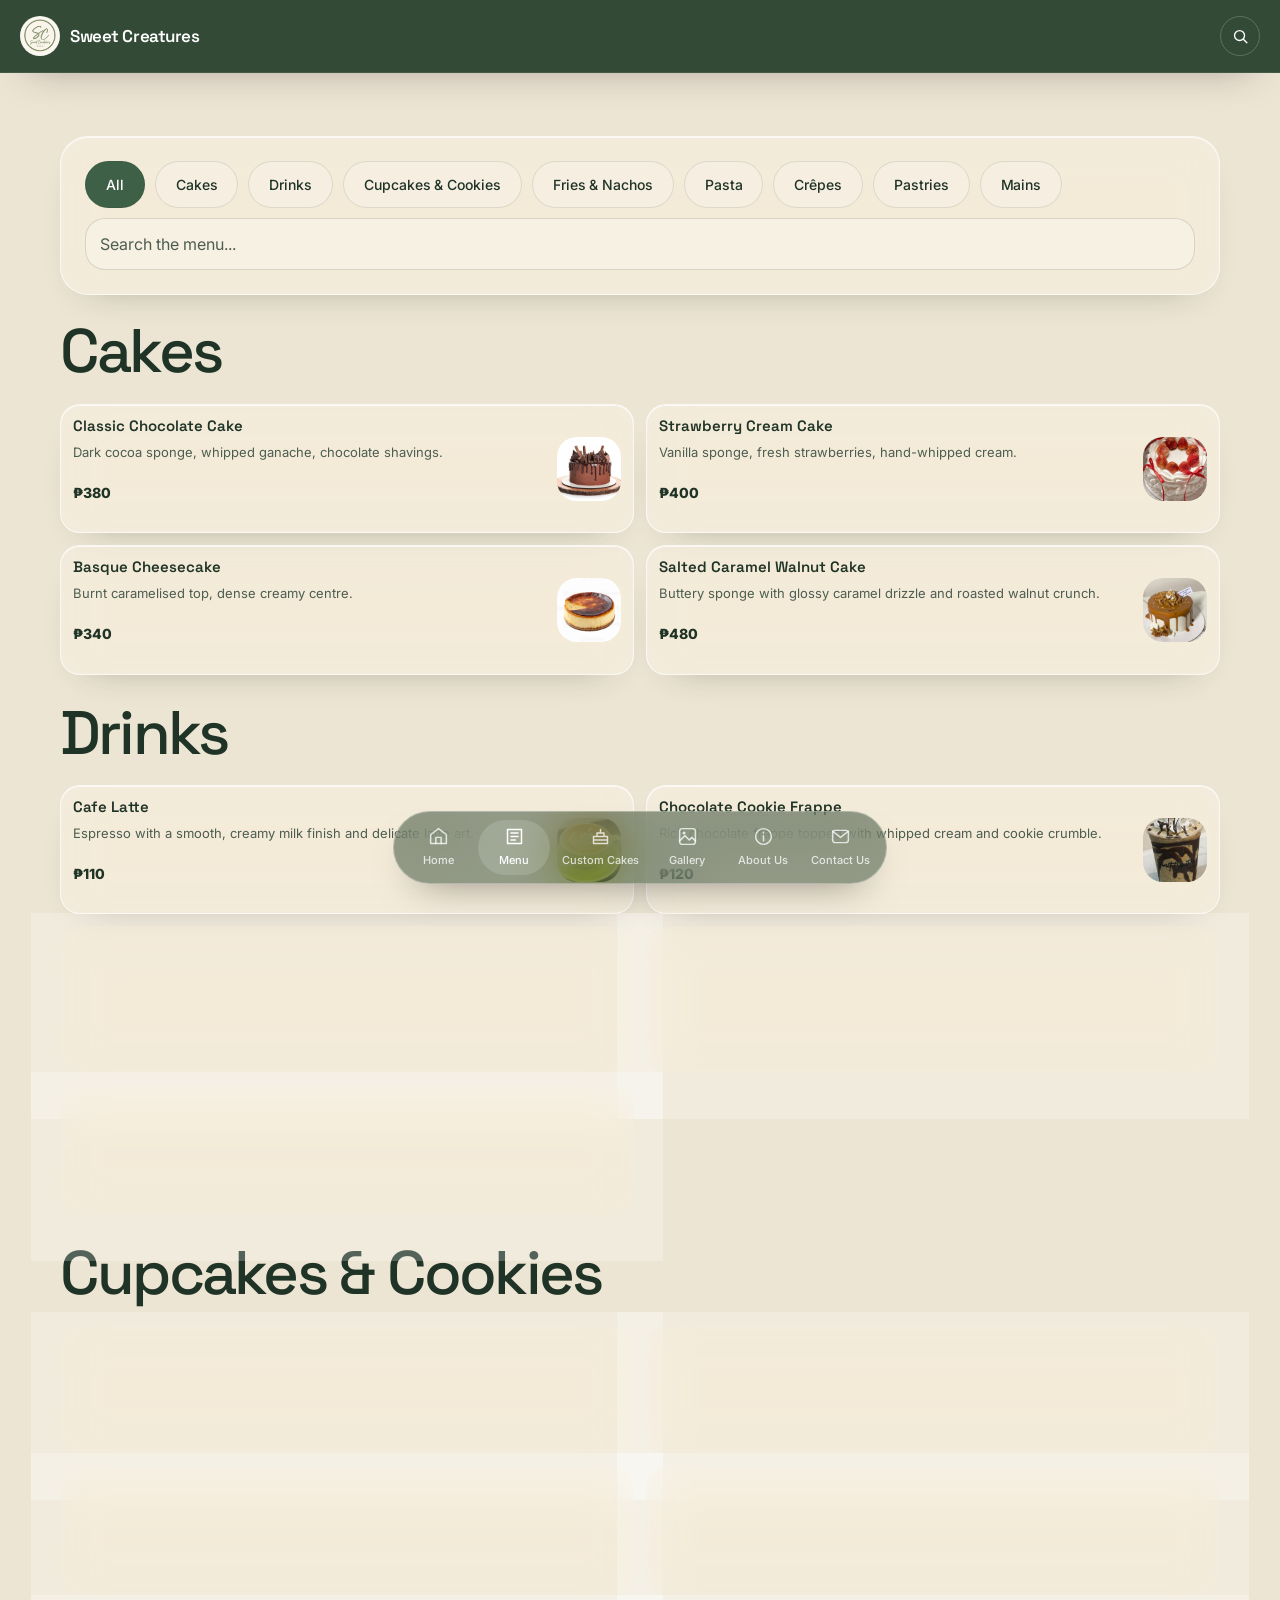
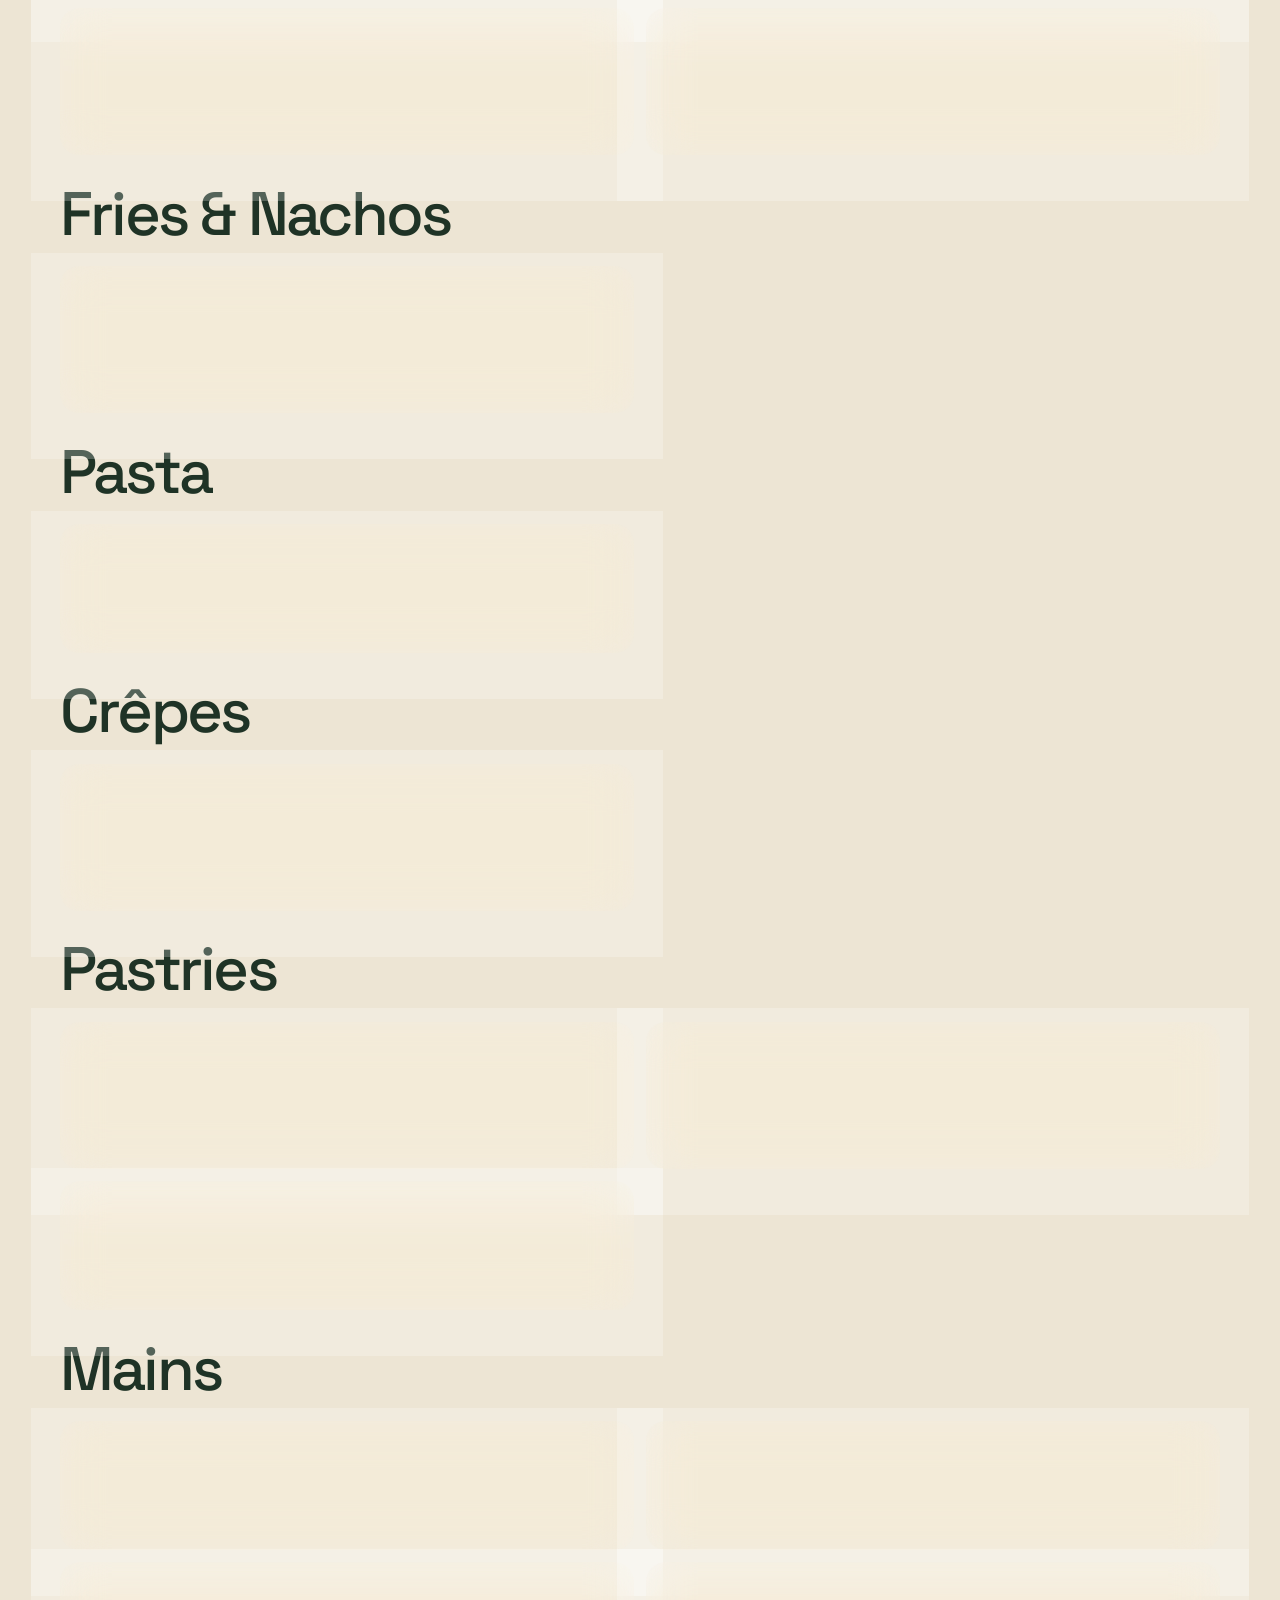
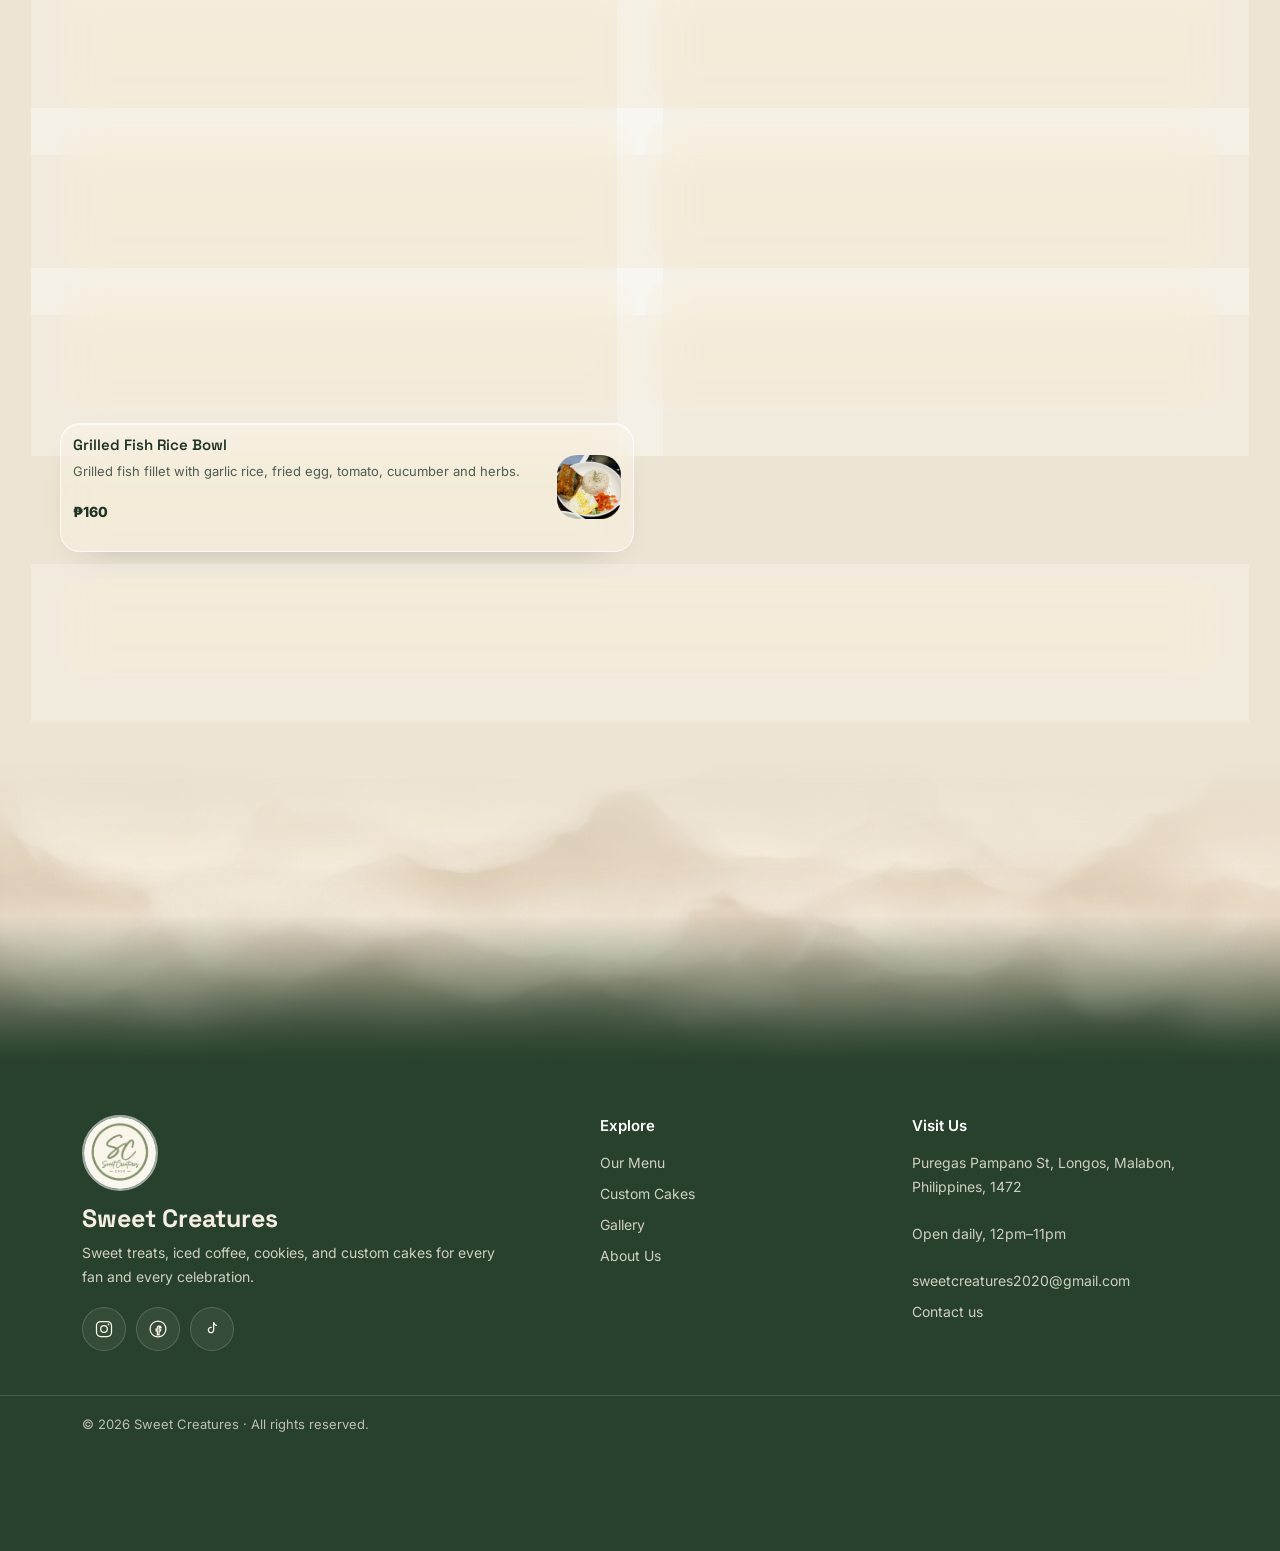
<file: menu.html>
<!DOCTYPE html>
<html lang="en">
    <head>
        <meta charset="utf-8"/>
        <meta content="width=device-width, initial-scale=1.0" name="viewport"/>
        <link href="assets/images/favicon/favicon.png" rel="icon" type="image/png"/>
        <title>
            Menu — Sweet Creatures
        </title>
        <meta content="Explore our menu of fresh cakes, drinks, cupcakes, cookies, fries, and handmade pasta." name="description"/>
        <link href="https://fonts.googleapis.com" rel="preconnect"/>
        <link crossorigin="" href="https://fonts.gstatic.com" rel="preconnect"/>
        <link href="https://fonts.googleapis.com/css2?family=Inter:wght@400;500;600;700&family=Space+Grotesk:wght@400;500;600;700&display=swap" rel="stylesheet"/>
        <link href="https://cdn.jsdelivr.net/npm/bootstrap@5.3.3/dist/css/bootstrap.min.css" rel="stylesheet" integrity="sha384-QWTKZyjpPEjISv5WaRU9OFeRpok6YctnYmDr5pNlyT2bRjXh0JMhjY6hW+ALEwIH" crossorigin="anonymous"/>
        <link href="style.css" rel="stylesheet"/>
        <script src="script.js" defer></script>
    </head>
    <body class="menu-page">
        <a class="skip-link" href="#main">
            Skip to content
        </a>
        <header class="site-header" data-site-header>
            <div class="header-inner">
                <a class="brand-link" href="index.html#top" aria-label="Sweet Creatures home">
                    <img alt="" class="brand-mark" src="assets/images/logo/logo.png"/>
                    <span>Sweet Creatures</span>
                </a>
                <nav aria-label="Main navigation" class="desktop-nav">
                    <a href="index.html#top">Home</a>
                    <a href="menu.html">Menu</a>
                    <a href="custom-cakes.html">Custom Cakes</a>
                    <a href="gallery.html">Gallery</a>
                    <a href="about.html">About Us</a>
                </nav>
                <div class="header-actions">
                    <form action="menu.html" class="header-search" method="get" role="search">
                        <button aria-expanded="false" aria-label="Open menu search" class="header-search-toggle" type="button">
                            <svg aria-hidden="true" fill="none" stroke="currentColor" stroke-linecap="round" stroke-linejoin="round" stroke-width="1.7" viewBox="0 0 24 24"><circle cx="10.8" cy="10.8" r="6.3"/><path d="m15.6 15.6 4.4 4.4"/></svg>
                        </button>
                        <label class="sr-only" for="header-search-input">Search the menu</label>
                        <input id="header-search-input" name="q" placeholder="Search menu..." type="search"/>
                    </form>
                    <a class="header-contact" href="contact.html">Contact Us</a>
                    <button aria-controls="mobile-menu" aria-expanded="false" aria-label="Open navigation" class="mobile-menu-toggle" type="button">
                        <svg aria-hidden="true" class="menu-icon" fill="none" stroke="currentColor" stroke-linecap="round" stroke-width="1.8" viewBox="0 0 24 24"><path d="M4 7h16M4 12h16M4 17h16"/></svg>
                        <svg aria-hidden="true" class="close-icon" fill="none" stroke="currentColor" stroke-linecap="round" stroke-width="1.8" viewBox="0 0 24 24"><path d="m6 6 12 12M18 6 6 18"/></svg>
                    </button>
                </div>
            </div>
            <nav aria-label="Mobile navigation" class="mobile-menu" hidden id="mobile-menu">
                <a href="index.html#top">Home</a>
                <a href="menu.html">Menu</a>
                <a href="custom-cakes.html">Custom Cakes</a>
                <a href="gallery.html">Gallery</a>
                <a href="about.html">About Us</a>
                <a href="contact.html">Contact Us</a>
            </nav>
        </header>
        <main id="main">
            <section class="section">
                <div class="container">
                    <!-- Menu Filters & Search -->
                    <div aria-label="Filter menu" class="filters glass box" id="filters" role="group">
                        <button class="chip active" data-filter="all" type="button">
                            All
                        </button>
                        <button class="chip" data-filter="cakes" type="button">
                            Cakes
                        </button>
                        <button class="chip" data-filter="drinks" type="button">
                            Drinks
                        </button>
                        <button class="chip" data-filter="cupcakes" type="button">
                            Cupcakes & Cookies
                        </button>
                        <button class="chip" data-filter="fries" type="button">
                            Fries & Nachos
                        </button>
                        <button class="chip" data-filter="pasta" type="button">
                            Pasta
                        </button>
                        <button class="chip" data-filter="crepes" type="button">
                            Crêpes
                        </button>
                        <button class="chip" data-filter="pastries" type="button">
                            Pastries
                        </button>
                        <button class="chip" data-filter="mains" type="button">
                            Mains
                        </button>
                        <div class="search-wrapper">
                            <input aria-label="Search the menu" class="search-input" id="search" placeholder="Search the menu..." type="search"/>
                        </div>
                    </div>
                    <div class="empty-state" id="empty" style="display:none;">
                        <p>
                            No items match your search. Try another keyword or choose
                            <strong>
                                All
                            </strong>
                            .
                        </p>
                    </div>
                    <div class="menu-section" data-cat="cakes">
                        <h2 class="section-title">
                            Cakes
                        </h2>
                        <div class="menu-rows">
                            <article class="menu-row glass box">
                                <div class="frame frame-thumb">
                                    <img alt="Classic Chocolate Cake — chocolate drip cake with ganache, chocolate bars and wafer rolls" src="assets/images/menu/classic-chocolate-cake.png"/>
                                </div>
                                <div class="menu-info">
                                    <h4>
                                        Classic Chocolate Cake
                                    </h4>
                                    <p>
                                        Dark cocoa sponge, whipped ganache, chocolate shavings.
                                    </p>
                                </div>
                                <p class="menu-price">
                                    ₱380
                                </p>
                            </article>
                            <article class="menu-row glass box">
                                <div class="frame frame-thumb">
                                    <img alt="Strawberry Cream Cake — ring of fresh strawberries on whipped cream frosting" src="assets/images/menu/strawberry-cake-ring.png"/>
                                </div>
                                <div class="menu-info">
                                    <h4>
                                        Strawberry Cream Cake
                                    </h4>
                                    <p>
                                        Vanilla sponge, fresh strawberries, hand-whipped cream.
                                    </p>
                                </div>
                                <p class="menu-price">
                                    ₱400
                                </p>
                            </article>
                            <article class="menu-row glass box">
                                <div class="frame frame-thumb">
                                    <img alt="Basque Cheesecake — burnt caramelised top, dense creamy centre" src="assets/images/menu/basque-cheesecake.png"/>
                                </div>
                                <div class="menu-info">
                                    <h4>
                                        Basque Cheesecake
                                    </h4>
                                    <p>
                                        Burnt caramelised top, dense creamy centre.
                                    </p>
                                </div>
                                <p class="menu-price">
                                    ₱340
                                </p>
                            </article>
                            <article class="menu-row glass box">
                                <div class="frame frame-thumb">
                                    <img alt="Salted Caramel Walnut Cake — glossy caramel drizzle with roasted walnuts and cream" src="assets/images/menu/salted-caramel-walnut-cake.png"/>
                                </div>
                                <div class="menu-info">
                                    <h4>
                                        Salted Caramel Walnut Cake
                                    </h4>
                                    <p>
                                        Buttery sponge with glossy caramel drizzle and roasted walnut crunch.
                                    </p>
                                </div>
                                <p class="menu-price">
                                    ₱480
                                </p>
                            </article>
                        </div>
                    </div>
                    <div class="menu-section" data-cat="drinks">
                        <h2 class="section-title">
                            Drinks
                        </h2>
                        <div class="menu-rows">
                            <article class="menu-row glass box">
                                <div class="frame frame-thumb">
                                    <img alt="Cafe Latte — espresso drink with rich milk and latte art" src="assets/images/menu/cafe-latte.png"/>
                                </div>
                                <div class="menu-info">
                                    <h4>
                                        Cafe Latte
                                    </h4>
                                    <p>
                                        Espresso with a smooth, creamy milk finish and delicate latte art.
                                    </p>
                                </div>
                                <p class="menu-price">
                                    ₱110
                                </p>
                            </article>
                            <article class="menu-row glass box">
                                <div class="frame frame-thumb">
                                    <img alt="Chocolate Cookie Frappe — rich chocolate drink with whipped cream and cookie crumbles" src="assets/images/menu/chocolate-cookie-frappe.png"/>
                                </div>
                                <div class="menu-info">
                                    <h4>
                                        Chocolate Cookie Frappe
                                    </h4>
                                    <p>
                                        Rich chocolate frappe topped with whipped cream and cookie crumble.
                                    </p>
                                </div>
                                <p class="menu-price">
                                    ₱120
                                </p>
                            </article>
                            <article class="menu-row glass box">
                                <div class="frame frame-thumb">
                                    <img alt="Strawberry Chocolate Float — sweet strawberry cream drink with chocolate drizzle and whipped cream" src="assets/images/menu/strawberry-choco-float.png"/>
                                </div>
                                <div class="menu-info">
                                    <h4>
                                        Strawberry Chocolate Float
                                    </h4>
                                    <p>
                                        Sweet strawberry cream blend topped with whipped cream and rich chocolate drizzle.
                                    </p>
                                </div>
                                <p class="menu-price">
                                    ₱120
                                </p>
                            </article>
                            <article class="menu-row glass box">
                                <div class="frame frame-thumb">
                                    <img alt="Matcha Tiramisu Drink — creamy matcha layers with whipped topping and biscuit" src="assets/images/menu/matcha-tiramisu-drink-new.png" style="display:block;margin:0 auto;max-height:280px;object-fit:contain;"/>
                                </div>
                                <div class="menu-info">
                                    <h4>
                                        Matcha Tiramisu Drink
                                    </h4>
                                    <p>
                                        Creamy matcha layers with whipped topping and a crisp biscuit finish.
                                    </p>
                                </div>
                                <p class="menu-price">
                                    ₱155
                                </p>
                            </article>
                            <article class="menu-row glass box">
                                <div class="frame frame-thumb">
                                    <img alt="Ube Frappe — blended purple ube drink with whipped cream" src="assets/images/menu/ube-float.png"/>
                                </div>
                                <div class="menu-info">
                                    <h4>
                                        Ube Cloud Frappe
                                    </h4>
                                    <p>
                                        Sweet purple ube blended drink with a fluffy whipped cream top.
                                    </p>
                                </div>
                                <p class="menu-price">
                                    ₱145
                                </p>
                            </article>
                        </div>
                    </div>
                    <div class="menu-section" data-cat="cupcakes">
                        <h2 class="section-title">
                            Cupcakes & Cookies
                        </h2>
                        <div class="menu-rows">
                            <article class="menu-row glass box">
                                <div class="frame frame-thumb">
                                    <img alt="Brownies — rich chocolate brownies with a fudgy centre" src="assets/images/menu/brownies.png"/>
                                </div>
                                <div class="menu-info">
                                    <h4>
                                        Brownies
                                    </h4>
                                    <p>
                                        Rich, fudgy chocolate brownies with a soft chewy centre.
                                    </p>
                                </div>
                                <p class="menu-price">
                                    ₱50
                                </p>
                            </article>
                            <article class="menu-row glass box">
                                <div class="frame frame-thumb">
                                    <img alt="Cheesecake Brownies — rich chocolate brownie topped with creamy cheesecake layer" src="assets/images/menu/cheesecake-brownies.png"/>
                                </div>
                                <div class="menu-info">
                                    <h4>
                                        Cheesecake Brownies
                                    </h4>
                                    <p>
                                        Rich chocolate brownie base topped with a creamy cheesecake layer.
                                    </p>
                                </div>
                                <p class="menu-price">
                                    ₱65
                                </p>
                            </article>
                            <article class="menu-row glass box">
                                <div class="frame frame-thumb">
                                    <img alt="Chocolate Chip Cookie — thick chewy cookie, dark and milk chocolate chunks and discs" src="assets/images/menu/chocolate-chip-cookie-new.png"/>
                                </div>
                                <div class="menu-info">
                                    <h4>
                                        Chocolate Chip Cookie
                                    </h4>
                                    <p>
                                        Thick chewy cookie, dark and milk chocolate chunks and discs.
                                    </p>
                                </div>
                                <p class="menu-price">
                                    ₱99
                                </p>
                            </article>
                            <article class="menu-row glass box">
                                <div class="frame frame-thumb">
                                    <img alt="Red Velvet Cookie — cocoa cookie, cream cheese centre, white chocolate chips" src="assets/images/menu/red-velvet-cookie.png"/>
                                </div>
                                <div class="menu-info">
                                    <h4>
                                        Red Velvet Cookie
                                    </h4>
                                    <p>
                                        Cocoa cookie, cream cheese centre, white chocolate chips.
                                    </p>
                                </div>
                                <p class="menu-price">
                                    ₱105
                                </p>
                            </article>
                            <article class="menu-row glass box">
                                <div class="frame frame-thumb">
                                    <img alt="Pistachio Almond Cookie — chocolate chip cookie, pistachio cream, sliced almonds, chocolate drizzle" src="assets/images/menu/pistachio-almond-cookie.png"/>
                                </div>
                                <div class="menu-info">
                                    <h4>
                                        Pistachio Almond Cookie
                                    </h4>
                                    <p>
                                        Chocolate chip base, pistachio cream, sliced almonds, chocolate drizzle.
                                    </p>
                                </div>
                                <p class="menu-price">
                                    ₱125
                                </p>
                            </article>
                            <article class="menu-row glass box">
                                <div class="frame frame-thumb">
                                    <img alt="Blueberry Cream Muffin — soft vanilla muffin topped with whipped cream and blueberry compote" src="assets/images/menu/blueberry-cream-muffin.png"/>
                                </div>
                                <div class="menu-info">
                                    <h4>
                                        Blueberry Cream Muffin
                                    </h4>
                                    <p>
                                        Soft vanilla muffin topped with whipped cream and a juicy blueberry compote.
                                    </p>
                                </div>
                                <p class="menu-price">
                                    ₱125
                                </p>
                            </article>
                        </div>
                    </div>
                    <div class="menu-section" data-cat="fries">
                        <h2 class="section-title">
                            Fries & Nachos
                        </h2>
                        <div class="menu-rows">
                            <article class="menu-row glass box">
                                <div class="frame frame-thumb">
                                    <img alt="Loaded Nachos — crispy tortilla chips topped with beef, cheese, vegetables and creamy sauce" src="assets/images/menu/loaded-nachos.png"/>
                                </div>
                                <div class="menu-info">
                                    <h4>
                                        Loaded Nachos
                                    </h4>
                                    <p>
                                        Crispy tortilla chips topped with beef, cheese, vegetables and creamy sauce.
                                    </p>
                                </div>
                                <p class="menu-price">
                                    ₱100
                                </p>
                            </article>
                        </div>
                    </div>
                    <div class="menu-section" data-cat="pasta">
                        <h2 class="section-title">
                            Pasta
                        </h2>
                        <div class="menu-rows">
                            <article class="menu-row glass box">
                                <div class="frame frame-thumb" style="text-align:center;">
                                    <img alt="Carbonara Pasta — creamy white sauce spaghetti with mushrooms and garlic" src="assets/images/menu/carbonara-pasta-new.png" style="max-height:260px;object-fit:contain;"/>
                                </div>
                                <div class="menu-info">
                                    <h4>
                                        Carbonara Pasta
                                    </h4>
                                    <p>
                                        Spaghetti with cream, bacon, and cheese.
                                    </p>
                                </div>
                                <p class="menu-price">
                                    ₱130
                                </p>
                            </article>
                        </div>
                    </div>
                    <div class="menu-section" data-cat="crepes">
                        <h2 class="section-title">
                            Crêpes
                        </h2>
                        <div class="menu-rows">
                            <article class="menu-row glass box">
                                <div class="frame frame-thumb">
                                    <img alt="Banana Caramel Crunch Crêpe — folded crêpe with banana, caramel drizzle and ice cream" src="assets/images/menu/banana-caramel-crunch-crepe-new.png"/>
                                </div>
                                <div class="menu-info">
                                    <h4>
                                        Banana Caramel Crunch Crêpe
                                    </h4>
                                    <p>
                                        Folded crêpe, sliced banana, cornflake crunch, vanilla ice cream, salted caramel drizzle, icing sugar.
                                    </p>
                                </div>
                                <p class="menu-price">
                                    ₱120
                                </p>
                            </article>
                        </div>
                    </div>
                    <div class="menu-section" data-cat="pastries">
                        <h2 class="section-title">
                            Pastries
                        </h2>
                        <div class="menu-rows">
                            <article class="menu-row glass box">
                                <div class="frame frame-thumb">
                                    <img alt="Cinnamon Roll Trio — iced brioche rolls, three toppings: Biscoff crumble and caramel, sliced almonds, blueberry compote" src="assets/images/menu/cinnamon-roll-trio.png"/>
                                </div>
                                <div class="menu-info">
                                    <h4>
                                        Cinnamon Roll Trio
                                    </h4>
                                    <p>
                                        Iced brioche rolls, three toppings: Biscoff crumble and salted caramel, sliced almonds, blueberry compote.
                                    </p>
                                </div>
                                <p class="menu-price">
                                    ₱200
                                </p>
                            </article>
                            <article class="menu-row glass box">
                                <div class="frame frame-thumb">
                                    <img alt="Plain Sesame Bagel — soft sesame-coated bagel with a golden crust" src="assets/images/menu/plain-sesame-bagel.png"/>
                                </div>
                                <div class="menu-info">
                                    <h4>
                                        Plain Sesame Bagel
                                    </h4>
                                    <p>
                                        Soft, golden bagel coated with toasted sesame seeds.
                                    </p>
                                </div>
                                <p class="menu-price">
                                    ₱45
                                </p>
                            </article>
                            <article class="menu-row glass box">
                                <div class="frame frame-thumb">
                                    <img alt="Egg Tart — flaky pastry shell filled with smooth custard" src="assets/images/menu/egg-tart.png"/>
                                </div>
                                <div class="menu-info">
                                    <h4>
                                        Egg Tart
                                    </h4>
                                    <p>
                                        Flaky pastry shell filled with smooth, golden egg custard.
                                    </p>
                                </div>
                                <p class="menu-price">
                                    ₱25
                                </p>
                            </article>
                        </div>
                    </div>
                    <div class="menu-section" data-cat="mains">
                        <h2 class="section-title">
                            Mains
                        </h2>
                        <div class="menu-rows">
                            <article class="menu-row glass box">
                                <div class="frame frame-thumb">
                                    <img alt="Chicken Skewers — grilled chicken skewers with yogurt sauce and spicy glaze" src="assets/images/menu/chicken-skewers.png"/>
                                </div>
                                <div class="menu-info">
                                    <h4>
                                        Chicken Skewers
                                    </h4>
                                    <p>
                                        Grilled chicken skewers with creamy sauce, herbs, and a savory chili glaze.
                                    </p>
                                </div>
                                <p class="menu-price">
                                    ₱150
                                </p>
                            </article>
                            <article class="menu-row glass box">
                                <div class="frame frame-thumb">
                                    <img alt="Beef Salisbury Rice — beef in gravy over rice with a fried egg" src="assets/images/menu/beef-salisbury-rice-new.png"/>
                                </div>
                                <div class="menu-info">
                                    <h4>
                                        Beef Salisbury Rice
                                    </h4>
                                    <p>
                                        Fried egg over rice, beef salisbury, gravy, fresh herbs.
                                    </p>
                                </div>
                                <p class="menu-price">
                                    ₱140
                                </p>
                            </article>
                            <article class="menu-row glass box">
                                <div class="frame frame-thumb">
                                    <img alt="Garlic Bread Lasagna — baked lasagna topped with herbs beside garlic bread" src="assets/images/menu/garlic-bread-lasagna.png"/>
                                </div>
                                <div class="menu-info">
                                    <h4>
                                        Garlic Bread Lasagna
                                    </h4>
                                    <p>
                                        Baked lasagna layers with rich tomato sauce, herbs, and a side of garlic bread.
                                    </p>
                                </div>
                                <p class="menu-price">
                                    ₱145
                                </p>
                            </article>
                            <article class="menu-row glass box">
                                <div class="frame frame-thumb">
                                    <img alt="Crispy Pork Rice — rice with crispy pork chop, sunny-side egg, pickled vegetables and herbs" src="assets/images/menu/crispy-pork-rice.png"/>
                                </div>
                                <div class="menu-info">
                                    <h4>
                                        Crispy Pork Rice
                                    </h4>
                                    <p>
                                        Rice, crispy pork chop, sunny-side egg, pickled vegetables, herbs.
                                    </p>
                                </div>
                                <p class="menu-price">
                                    ₱150
                                </p>
                            </article>
                            <article class="menu-row glass box">
                                <div class="frame frame-thumb">
                                    <img alt="Crispy Bangus Rice — crispy bangus with steamed rice, fried egg, and vegetable sides" src="assets/images/menu/crispy-banggus-rice.png"/>
                                </div>
                                <div class="menu-info">
                                    <h4>
                                        Crispy Bangus Rice
                                    </h4>
                                    <p>
                                        Golden crispy bangus with steamed rice, fried egg, and fresh vegetable sides.
                                    </p>
                                </div>
                                <p class="menu-price">
                                    ₱150
                                </p>
                            </article>
                            <article class="menu-row glass box">
                                <div class="frame frame-thumb">
                                    <img alt="Sausage Garlic Rice — garlicky rice served with sausage, fried egg, cucumber and tomato" src="assets/images/menu/sausage-garlic-rice.png"/>
                                </div>
                                <div class="menu-info">
                                    <h4>
                                        Sausage Garlic Rice
                                    </h4>
                                    <p>
                                        Garlic rice with grilled sausage, fried egg, tomato and cucumber.
                                    </p>
                                </div>
                                <p class="menu-price">
                                    ₱165
                                </p>
                            </article>
                            <article class="menu-row glass box">
                                <div class="frame frame-thumb">
                                    <img alt="Garlic Fried Chicken — crispy fried chicken wings with herbs and garlic dip" src="assets/images/menu/garlic-fried-chicken.png"/>
                                </div>
                                <div class="menu-info">
                                    <h4>
                                        Garlic Fried Chicken
                                    </h4>
                                    <p>
                                        Crispy fried chicken with garlic seasoning and a creamy herb dip.
                                    </p>
                                </div>
                                <p class="menu-price">
                                    ₱130
                                </p>
                            </article>
                            <article class="menu-row glass box">
                                <div class="frame frame-thumb">
                                    <img alt="Beef Mushroom Rice Bowl — creamy mushroom beef sauce over rice with a fried egg" src="assets/images/menu/mushroom-beef-rice-bowl.png"/>
                                </div>
                                <div class="menu-info">
                                    <h4>
                                        Beef Mushroom Rice Bowl
                                    </h4>
                                    <p>
                                        Creamy mushroom beef sauce over warm rice with a runny fried egg.
                                    </p>
                                </div>
                                <p class="menu-price">
                                    ₱155
                                </p>
                            </article>
                            <article class="menu-row glass box">
                                <div class="frame frame-thumb">
                                    <img alt="Grilled Fish Rice Bowl — grilled fish with rice, egg, salad and cucumber tomato sides" src="assets/images/menu/grilled-fish-rice-bowl.png"/>
                                </div>
                                <div class="menu-info">
                                    <h4>
                                        Grilled Fish Rice Bowl
                                    </h4>
                                    <p>
                                        Grilled fish fillet with garlic rice, fried egg, tomato, cucumber and herbs.
                                    </p>
                                </div>
                                <p class="menu-price">
                                    ₱160
                                </p>
                            </article>
                        </div>
                    </div>
                    <div class="cta-bar glass box">
                        <p>
                            Looking for a custom cake for an upcoming celebration?
                        </p>
                        <a class="cta-link" href="custom-cakes.html">
                            Order Custom Cakes →
                        </a>
                    </div>
                </div>
            </section>
        </main>
        <footer class="site-footer">
            <div aria-hidden="true" class="footer-mist">
                <img alt="" loading="lazy" src="assets/images/redesign/hero-fog.png"/>
                <div></div>
            </div>
            <div class="container footer-main">
                <section class="footer-brand" aria-label="About Sweet Creatures">
                    <a class="footer-mark" href="index.html">
                        <img alt="Sweet Creatures logo" height="76" src="assets/images/logo/logo.png" width="76"/>
                    </a>
                    <a class="footer-logo" href="index.html">Sweet Creatures</a>
                    <p>Sweet treats, iced coffee, cookies, and custom cakes for every fan and every celebration.</p>
                    <nav aria-label="Social media" class="social-nav">
                        <a aria-label="Sweet Creatures on Instagram" href="https://www.instagram.com/_sweetcreaturesss/" rel="noopener noreferrer" target="_blank">
                            <svg aria-hidden="true" fill="none" height="20" stroke="currentColor" stroke-width="1.5" viewBox="0 0 24 24" width="20">
                                <rect height="18" rx="5" width="18" x="3" y="3"></rect>
                                <circle cx="12" cy="12" r="4"></circle>
                                <circle cx="17.5" cy="6.5" fill="currentColor" r="1" stroke="none"></circle>
                            </svg>
                        </a>
                        <a aria-label="Sweet Creatures on Facebook" href="https://www.facebook.com/sweetcreaturesph" rel="noopener noreferrer" target="_blank">
                            <svg aria-hidden="true" fill="none" height="20" stroke="currentColor" stroke-width="1.5" viewBox="0 0 24 24" width="20">
                                <circle cx="12" cy="12" r="9.5"></circle>
                                <path d="M14.5 8.5h-1.8c-.9 0-1.5.7-1.5 1.6v1.9H9.7v2.1h1.5V19h2.1v-4.9h1.7l.3-2.1h-2v-1.6c0-.3.2-.5.5-.5h1.7z"></path>
                            </svg>
                        </a>
                        <a aria-label="Sweet Creatures on TikTok" href="https://www.tiktok.com/@sweet.creatures7" rel="noopener noreferrer" target="_blank">
                            <svg aria-hidden="true" fill="none" height="20" stroke="currentColor" stroke-width="1.5" viewBox="0 0 24 24" width="20">
                                <path d="M14 4v9.2a3.2 3.2 0 1 1-2.3-3.1"></path>
                                <path d="M14 4c.4 2.1 1.9 3.6 4 3.9"></path>
                            </svg>
                        </a>
                    </nav>
                </section>
                <nav aria-label="Explore" class="footer-links">
                    <h2>Explore</h2>
                    <a href="menu.html">Our Menu</a>
                    <a href="custom-cakes.html">Custom Cakes</a>
                    <a href="gallery.html">Gallery</a>
                    <a href="about.html">About Us</a>
                </nav>
                <section class="footer-contact" aria-labelledby="footer-contact-title">
                    <h2 id="footer-contact-title">Visit Us</h2>
                    <p>Puregas Pampano St, Longos, Malabon, Philippines, 1472</p>
                    <p>Open daily, 12pm–11pm</p>
                    <a href="mailto:sweetcreatures2020@gmail.com">sweetcreatures2020@gmail.com</a>
                    <a href="contact.html">Contact us</a>
                </section>
            </div>
            <div class="footer-bottom">
                <div class="container">
                    <p class="copyright">© 2026 Sweet Creatures · All rights reserved.</p>
                </div>
            </div>
        </footer>
        <nav aria-label="Main navigation" class="bottom-nav glass">
            <ul class="nav-list">
                <li>
                    <a aria-label="Home" class="nav-home" href="index.html">
                        <svg aria-hidden="true" fill="none" height="20" stroke="currentColor" stroke-linecap="round" stroke-linejoin="round" stroke-width="1.7" viewBox="0 0 24 24" width="20">
                            <path d="m3 10 9-7 9 7v10H3z"></path>
                            <path d="M9 20v-7h6v7"></path>
                        </svg>
                        <span class="nav-label-full">
                            Home
                        </span>
                    </a>
                </li>
                <li>
                    <a aria-label="Menu" href="menu.html">
                        <svg aria-hidden="true" fill="none" height="20" stroke="currentColor" stroke-linecap="round" stroke-linejoin="round" stroke-width="1.7" viewBox="0 0 24 24" width="20">
                            <path d="M4 4h16v16H4zM8 8h8M8 12h8M8 16h5">
                            </path>
                        </svg>
                        <span class="nav-label-full">
                            Menu
                        </span>
                    </a>
                </li>
                <li class="nav-search-item">
                    <form action="menu.html" class="nav-search" role="search">
                        <button aria-expanded="false" aria-label="Open menu search" class="nav-search-toggle" type="button">
                            <svg aria-hidden="true" fill="none" height="20" stroke="currentColor" stroke-linecap="round" stroke-linejoin="round" stroke-width="1.8" viewBox="0 0 24 24" width="20">
                                <circle cx="10.8" cy="10.8" r="6.8"></circle>
                                <path d="m16 16 4 4"></path>
                            </svg>
                        </button>
                        <input aria-label="Search the menu" name="q" placeholder="Search..." type="search"/>
                    </form>
                </li>
                <li>
                    <a aria-label="Custom Cakes" href="custom-cakes.html">
                        <svg aria-hidden="true" fill="none" height="20" stroke="currentColor" stroke-linecap="round" stroke-linejoin="round" stroke-width="1.7" viewBox="0 0 24 24" width="20">
                            <path d="M4 12h16v8H4zM4 16h16M8 12V8h8v4M12 8V4">
                            </path>
                        </svg>
                        <span class="nav-label-full">
                            Custom Cakes
                        </span>
                    </a>
                </li>
                <li>
                    <a aria-label="Gallery" href="gallery.html">
                        <svg aria-hidden="true" fill="none" height="20" stroke="currentColor" stroke-linecap="round" stroke-linejoin="round" stroke-width="1.7" viewBox="0 0 24 24" width="20">
                            <rect height="18" rx="3" width="18" x="3" y="3">
                            </rect>
                            <circle cx="8" cy="8" r="1">
                            </circle>
                            <path d="m3 17 6-6 5 5 3-3 4 4">
                            </path>
                        </svg>
                        <span class="nav-label-full">
                            Gallery
                        </span>
                    </a>
                </li>
                <li>
                    <a aria-label="About Us" href="about.html">
                        <svg aria-hidden="true" fill="none" height="20" stroke="currentColor" stroke-linecap="round" stroke-linejoin="round" stroke-width="1.7" viewBox="0 0 24 24" width="20">
                            <circle cx="12" cy="12" r="9">
                            </circle>
                            <path d="M12 11v6m0-10v1">
                            </path>
                        </svg>
                        <span class="nav-label-full">
                            About Us
                        </span>
                    </a>
                </li>
                <li>
                    <a aria-label="Contact Us" href="contact.html">
                        <svg aria-hidden="true" fill="none" height="20" stroke="currentColor" stroke-linecap="round" stroke-linejoin="round" stroke-width="1.7" viewBox="0 0 24 24" width="20">
                            <rect height="14" rx="3" width="18" x="3" y="5">
                            </rect>
                            <path d="m3 6 9 7 9-7">
                            </path>
                        </svg>
                        <span class="nav-label-full">
                            Contact Us
                        </span>
                    </a>
                </li>
            </ul>
        </nav>
    </body>
</html>
</file>
<file: style.css>
/* ---------- Variables ---------- */
/* Keep the shared design settings in one place. */
:root {
    /* Light green accent color. */
    --sage-green: #9CA764;
    /* Warm pale accent color. */
    --dirty-white: #E7DAA6;
    /* Base cream page color. */
    --cream-white: #F1E8C7;
    /* Dark green for buttons and accents. */
    --sage-deep: #5C6A3B;
    /* Deep green for main text. */
    --text-fg: #263322;
    /* Rich brown used only by the footer. */
    --footer-bg: #3B2A20;
    /* Green color for error outlines. */
    --rust: #43532E;
    /* Main action color. */
    --primary: var(--sage-deep);
    /* Text on the main green buttons. */
    --primary-ink: #FFFFFF;
    /* Sage accent for progress and selected filters. */
    --secondary: var(--sage-deep);
    /* Text on filled sage accents. */
    --secondary-ink: #FFFFFF;
    /* Green text for links and outlined buttons. */
    --secondary-text: #3F4C27;
    /* Soft sage fill behind eyebrow text. */
    --pill-bg: rgba(156,167,100,.3);
    /* Softer green for supporting text. */
    --muted-fg: #35432C;
    /* See-through color of glass boxes. */
    --glass-bg: rgba(255, 250, 238, .18);
    /* More solid glass color for easier reading. */
    --glass-bg-strong: rgba(255, 250, 238, .28);
    /* Keep menu text readable when it floats above the brown footer. */
    --nav-bg: rgba(255, 250, 238, .42);
    /* Light edge around glass. */
    --glass-border: rgba(255, 255, 255, .55);
    /* Soft shadow behind glass. */
    --glass-shadow: 0 8px 28px rgba(38, 51, 34, .08);
    /* How blurry the glass is. */
    --glass-blur: 20px;
    /* Corner roundness of large boxes. */
    --radius: 22px;
    /* Corner roundness of smaller items. */
    --radius-sm: 14px;
    /* Space between grid boxes and form fields. */
    --gap: 20px;
    /* Bottom space reserved for the floating menu. */
    --nav-space: calc(100px + env(safe-area-inset-bottom));
    /* Color of links and small action icons. */
    --accent-text: #3F4C27;
    /* Cream background with gentle sage glows. */
    --light-background: linear-gradient(180deg, #F8EBD4 0%, #F1E8CF 38%, #D7DDBB 68%, #A8B992 100%);
    /* Cream wash keeps hero text readable over shadowed photos. */
    --hero-wash: rgba(255,250,238,.78);
    /* Stronger glass for text above slider photos. */
    --hero-glass: rgba(255,250,238,.78);
    /* Light fill for fields and nested details. */
    --field-bg: rgba(255,250,238,.24);
    /* A gentle sage highlight for hover and success states. */
    --accent-wash: rgba(156,167,100,.18);
    /* Soft white light that follows the pointer. */
    --pointer-light: rgba(255,255,255,.3);
    /* Maximum page width with flexible side margins. */
    --page-width: min(1600px, calc(100% - 2 * clamp(16px, 4vw, 64px)));
    /* Font used for headings. */
    --font-display: 'Fredoka', 'Segoe UI', sans-serif;
    /* Font used for regular text. */
    --font-body: 'Nunito', 'Segoe UI', sans-serif;
}

/* ---------- Base ---------- */
/* Remove default spacing and include borders in element sizes. */
* {
    box-sizing: border-box;
    margin: 0;
    padding: 0;
}

/* Keep scrolling smooth and leave room around anchor links. */
html {
    color-scheme: light;
    scroll-behavior: smooth;
    scroll-padding: 20px 0 var(--nav-space);
}

/* Set the page font, colors and space below the footer. */
body {
    font: 16px/1.65 var(--font-body);
    color: var(--text-fg);
    background: var(--light-background);
    background-attachment: fixed;
    isolation: isolate;
    padding: 0;
    -webkit-font-smoothing: antialiased;
}

/* Give all headings the same rounded font. */
h1, h2, h3, h4 {
    font-family: var(--font-display);
    font-weight: 600;
    line-height: 1.2;
}

/* Size the main page heading. */
h1 {
    font-size: clamp(34px, 4.5vw, 54px);
}

/* Size and space section headings. */
h2 {
    font-size: clamp(22px, 2.5vw, 28px);
    margin-bottom: 16px;
}

/* Size card headings. */
h3 {
    font-size: 21px;
}

/* Size menu item headings. */
h4 {
    font-size: 17px;
}

/* Let long text wrap instead of overflowing. */
p, figcaption {
    overflow-wrap: anywhere;
}

/* Let links use the surrounding text color. */
a {
    color: inherit;
    text-decoration: none;
}

/* Make form controls use the page font and color. */
button, input, select, textarea {
    font: inherit;
    color: inherit;
}

/* Show a pointer over clickable controls. */
button, select {
    cursor: pointer;
}

/* Remove default list bullets. */
ul {
    list-style: none;
}

/* Keep pictures, maps and icons inside their containers. */
img, iframe, svg {
    max-width: 100%;
}

/* Remove the small gap below images. */
img {
    display: block;
}

/* Make keyboard focus easy to see. */
:focus-visible {
    outline: 3px solid var(--accent-text);
    outline-offset: 4px;
}

/* Keep the keyboard shortcut link above the page until focused. */
.skip-link {
    position: absolute;
    top: -100px;
    left: 20px;
    z-index: 200;
    padding: 12px 20px;
    background: var(--hero-glass);
    border-radius: var(--radius-sm);
}

/* Show the shortcut when a keyboard user reaches it. */
.skip-link:focus {
    top: 12px;
}

/* Hide menu items that do not match the filters. */
.hide {
    display: none !important;
}

/* ---------- Background ---------- */
/* Place the background layers behind the page without blocking clicks. */
body::before {
    content: "";
    position: fixed;
    inset: 0;
    z-index: -1;
    pointer-events: none;
}

/* Paint the soft cream background gradient. */
body::before {
    inset: -80px;
    filter: blur(45px);
    background: var(--light-background);
}


/* ---------- Shared glass ---------- */
/* Share the same glass surface across boxes and controls. */
.glass, .btn, .chip, .hero-arrow, .social-nav a {
    background: var(--glass-bg);
    border: 1px solid var(--glass-border);
    border-radius: var(--radius);
    box-shadow: var(--glass-shadow);
    backdrop-filter: blur(var(--glass-blur));
    -webkit-backdrop-filter: blur(var(--glass-blur));
}

/* Give each tile inner space and a place for its highlight. */
.box {
    position: relative;
    padding: 24px;
    min-width: 0;
    isolation: isolate;
}

/* Keep text and buttons above the decorative hover light. */
.box > * {
    position: relative;
    z-index: 1;
}

/* Draw the soft light that follows the pointer. */
.box::after {
    content: "";
    position: absolute;
    z-index: 0;
    inset: 0;
    border-radius: inherit;
    pointer-events: none;
    background: radial-gradient(280px circle at var(--mx, 50%) var(--my, 0%), var(--pointer-light), transparent 70%);
    opacity: 0;
    transition: opacity .2s;
}

/* Show hover highlights only on devices with a pointer. */
@media (hover: hover) {
    /* Show the highlight while the pointer is over a tile. */
    .box:hover::after {
        opacity: 1;
    }
}

/* Make a touched tile shrink slightly. */
.box.pressed {
    transform: scale(.985);
}

/* Avoid extra blur layers inside an already blurred box. */
.box .btn, .box .chip, .box .menu-row {
    backdrop-filter: none;
    -webkit-backdrop-filter: none;
}

/* Use more solid glass when the browser cannot blur backgrounds. */
@supports not ((backdrop-filter: blur(1px)) or (-webkit-backdrop-filter: blur(1px))) {
    /* Keep the shared design settings in one place. */
    :root {
        /* See-through color of glass boxes. */
        --glass-bg: rgba(255,250,238,.96);
        /* More solid glass color for easier reading. */
        --glass-bg-strong: rgba(255,250,238,.98);
        --nav-bg: rgba(255,250,238,.98);
    }

}

/* ---------- Original section layout ---------- */
/* Keep the content centered in the original page width. */
.container {
    width: var(--page-width);
    margin-inline: auto;
}

/* Give each page section space above and below its content. */
.section {
    padding: 40px 0 56px;
}

/* Keep headings between their original content groups. */
.section-title {
    margin: 36px 0 20px;
}

/* Start the first section heading close to its banner. */
.section-title:first-of-type {
    margin-top: 24px;
}

/* Share even spacing across the original content grids. */
.grid {
    display: grid;
    gap: var(--gap);
}

/* Place story text and photos in two columns. */
.grid-2 {
    grid-template-columns: repeat(2, minmax(0, 1fr));
}

/* Place featured products, beliefs and ordering steps in three columns. */
.grid-3 {
    grid-template-columns: repeat(3, minmax(0, 1fr));
}

/* Place gallery photos in four columns on wide screens. */
.grid-4 {
    grid-template-columns: repeat(4, minmax(0, 1fr));
}

/* Let text and form columns shrink without overflowing. */
.grid > *, .fields-grid > * {
    min-width: 0;
}

/* Stack each card's picture and text with comfortable spacing. */
.card {
    display: flex;
    flex-direction: column;
    gap: 14px;
}

/* Keep supporting text readable on the transparent cards. */
.card p, .story-text, .info-list, .policy-item p {
    color: var(--muted-fg);
}

/* Limit long paragraphs without narrowing the overall page. */
.story-text p, .featured-intro, .policy-item p {
    max-width: 65ch;
}

/* Keep long story paragraphs left aligned. */
.story-text {
    display: flex;
    flex-direction: column;
    gap: 16px;
    text-align: left;
}

/* Center the featured section's menu button below the cards. */
.featured-actions {
    margin-top: 24px;
    text-align: center;
}

/* Leave room below the featured introduction. */
.featured-intro {
    margin-bottom: 24px;
    color: var(--text-fg);
}

/* Keep page-link cards centered in their original row. */
.link-card {
    min-height: 180px;
    justify-content: center;
    text-align: center;
}

/* Make the linked page names stand out. */
.link-card h3 {
    color: var(--text-fg);
}

/* Keep invitation text and its action together below each section. */
.cta-bar {
    display: flex;
    flex-wrap: wrap;
    gap: 16px;
    align-items: center;
    justify-content: center;
    margin-top: 24px;
}

/* Keep the portrait in its original narrow frame. */
.frame-portrait {
    max-width: 320px;
    aspect-ratio: 3 / 4;
    justify-self: center;
}

/* Give the shop image the original wide frame. */
.frame-lg {
    height: 260px;
}

/* Center the single owner card in the original three-column row. */
.owner-card {
    grid-column: 2;
}

/* Keep the original outer shells around custom cake content. */
.pc-bezel {
    padding: 10px;
}

/* Keep banners flush inside their original outer shells. */
.pc-bezel > .page-banner {
    margin-bottom: 0;
}

/* Avoid repeated blur inside a custom cake shell. */
.pc-bezel .glass {
    backdrop-filter: none;
    -webkit-backdrop-filter: none;
}

/* Keep the overview slideshow in its original portrait-sized shell. */
.pc-overview-bezel {
    width: 100%;
    max-width: 420px;
    justify-self: center;
}

/* Match the slideshow to its original portrait shell. */
.pc-overview {
    min-height: 0;
    aspect-ratio: 3 / 4;
}

/* Stack policy details inside the original policy box. */
.policy-card {
    display: grid;
    gap: 0;
}

/* Stack contact details inside their glass box. */
.info-list {
    display: flex;
    flex-direction: column;
    gap: 14px;
    justify-content: center;
}

/* Leave space between the cake form introduction and its fields. */
.form-header {
    margin-bottom: 8px;
}

/* Fit the home slideshow into its original full-width section. */
.hero-section {
    padding: 24px;
}

/* Let the hero use the available section width. */
.hero-container {
    width: 100%;
}

/* Give the photo banner rounded edges without a white wash. */
.hero {
    border: 1px solid var(--glass-border);
    border-radius: var(--radius);
    box-shadow: var(--glass-shadow);
}

/* ---------- Bottom navigation ---------- */
/* Keep the glass menu centered near the bottom of the screen. */
.bottom-nav {
    position: fixed;
    left: 50%;
    right: auto;
    bottom: calc(14px + env(safe-area-inset-bottom));
    transform: translateX(-50%);
    z-index: 100;
    padding: 6px;
    width: max-content;
    max-width: calc(100% - 20px);
    border-radius: 999px;
    color: var(--text-fg);
    background: var(--nav-bg);
    border-color: var(--glass-border);
    box-shadow: var(--glass-shadow);
    backdrop-filter: blur(var(--glass-blur));
    -webkit-backdrop-filter: blur(var(--glass-blur));
}

/* Keep navigation links on one row. */
.nav-list {
    display: flex;
    align-items: center;
    gap: 4px;
}

/* Space menu icons and labels with large tap areas. */
.nav-list a {
    display: flex;
    justify-content: center;
    align-items: center;
    gap: 7px;
    min-width: 44px;
    min-height: 48px;
    padding: 10px 12px;
    border-radius: 999px;
    font-size: 14px;
    font-weight: 800;
    white-space: nowrap;
    color: inherit;
    transition: background .2s ease, box-shadow .2s ease, color .2s ease;
}

/* Keep navigation icons the same size. */
.nav-list svg {
    width: 23px;
    height: 23px;
    flex-shrink: 0;
}

/* Keep the search button compact until a visitor opens the field. */
.nav-search {
    display: flex;
    align-items: center;
    justify-content: flex-end;
    width: 48px;
    transition: width .3s ease;
}

.nav-search.is-expanded {
    width: clamp(160px, 18vw, 220px);
}

.nav-search-toggle {
    display: grid;
    place-items: center;
    flex: 0 0 44px;
    width: 44px;
    height: 44px;
    color: var(--text-fg);
    background: transparent;
    border: 0;
    border-radius: 50%;
}

.nav-search-toggle:hover,
.nav-search.is-expanded .nav-search-toggle {
    background: var(--accent-wash);
}

.nav-search-toggle svg {
    width: 21px;
    height: 21px;
}

.nav-search input {
    flex: 1 1 auto;
    width: 0;
    min-width: 0;
    max-width: 0;
    min-height: 40px;
    padding: 0;
    opacity: 0;
    visibility: hidden;
    color: var(--text-fg);
    background: var(--field-bg);
    border: 0 solid var(--glass-border);
    border-radius: 999px;
    font-size: 14px;
    transition: width .3s ease, max-width .3s ease, opacity .2s ease, padding .3s ease, border-width .3s ease, visibility 0s linear .3s;
}

.nav-search input::placeholder {
    color: var(--muted-fg);
}

.nav-search.is-expanded input {
    width: 100%;
    max-width: 180px;
    padding: 7px 10px;
    opacity: 1;
    visibility: visible;
    border-width: 1px;
    transition-delay: 0s;
}

/* Highlight a menu link on hover. */
.nav-list a:hover {
    background: var(--accent-wash);
}

/* Mark the current page in deep sage. */
.nav-list a.active {
    background: var(--primary);
    color: var(--primary-ink);
    box-shadow: none;
    border-radius: 999px;
}

/* ---------- Buttons ---------- */
/* Give buttons and action links comfortable tap areas. */
.btn, .chip, .cta-link, .pc-cta {
    display: inline-flex;
    align-items: center;
    justify-content: center;
    gap: 8px;
    min-height: 44px;
    padding: 11px 18px;
    font-weight: 800;
    text-align: center;
}

/* Set button corners and text size. */
.btn {
    border-radius: var(--radius-sm);
    font-size: 15px;
}

/* Give the main button a readable sage fill. */
.btn-primary {
    background: var(--primary);
    color: var(--primary-ink);
    border-color: rgba(255,255,255,.35);
}

/* Keep text clear on the lighter button. */
.btn-ghost {
    color: var(--secondary-text);
}

/* Lift buttons slightly with a stronger shadow. */
.btn:hover, .chip:hover {
    box-shadow: 0 6px 20px rgba(38,51,34,.16);
}

/* Underline invitation links so they look clickable. */
.cta-link, .pc-cta {
    padding-inline: 0;
    color: var(--secondary-text);
    text-decoration: underline;
    text-underline-offset: 5px;
}

/* Align the small arrow beside the cake link. */
.pc-cta-icon {
    display: flex;
}

/* ---------- Hero and sliders ---------- */
/* Clip sliding photos while allowing vertical touch scrolling. */
.slider {
    overflow: hidden;
    position: relative;
    touch-action: pan-y;
}

/* Fill the viewport with the home photo so Featured This Week stays below the fold. */
.hero {
    min-height: calc(100dvh - 48px);
    padding: 52px 88px;
    display: grid;
    place-items: center;
}

/* Line up the photos so JavaScript can slide them sideways. */
.hero-slides {
    position: absolute;
    inset: 0;
    display: flex;
    transition: transform .65s ease;
}

/* Fill each slide with a cropped photo. */
.hero-slides img {
    flex: 0 0 100%;
    width: 100%;
    height: 100%;
    object-fit: cover;
}

/* Wash the whole slide softly, like the original hero. */
.hero::before {
    content: "";
    position: absolute;
    inset: 0;
    z-index: 1;
    background: var(--hero-wash);
    pointer-events: none;
}

/* Center text directly above the washed photo, without a card. */
.hero-content {
    position: relative;
    z-index: 2;
    width: 100%;
    max-width: 760px;
    text-align: center;
}

/* Size and space the bakery name. */
.hero h1 {
    font-size: clamp(40px, 6.5vw, 68px);
    margin: 22px 0;
    letter-spacing: -1.2px;
}

/* Style the small uppercase introduction and category labels. */
.eyebrow, .feature-category {
    font-size: 13px;
    font-weight: 800;
    letter-spacing: .12em;
    text-transform: uppercase;
    color: var(--text-fg);
}

/* Restore the original green eyebrow pill. */
.hero .eyebrow {
    display: inline-block;
    padding: 9px 18px;
    border: 1px solid var(--secondary);
    border-radius: 999px;
    background: var(--pill-bg);
    color: var(--secondary-text);
}

/* Use an outline instead of a second filled hero button. */
.hero .btn-ghost {
    background: transparent;
    border-color: var(--secondary);
    box-shadow: none;
}

/* Keep the hero description readable. */
.tagline {
    font-size: clamp(17px, 2vw, 21px);
    color: var(--muted-fg);
    max-width: 52ch;
    margin-inline: auto;
}

/* Space the two hero buttons and allow them to wrap. */
.hero-actions {
    display: flex;
    flex-wrap: wrap;
    justify-content: center;
    gap: 12px;
    margin-top: 24px;
}

/* Style the round slideshow arrow buttons. */
.hero-arrow {
    position: absolute;
    z-index: 3;
    top: calc(50% - 24px);
    width: 48px;
    height: 48px;
    font-size: 26px;
    color: var(--secondary-text);
    opacity: .25;
    background: transparent;
    border-color: transparent;
    box-shadow: none;
    backdrop-filter: none;
    -webkit-backdrop-filter: none;
    display: grid;
    place-items: center;
    border-radius: 50%;
}

/* Place the previous arrow on the left. */
.hero-previous {
    left: 20px;
}

/* Place the next arrow on the right. */
.hero-next {
    right: 20px;
}

/* Keep cake photos centered inside their slides. */
.pc-overview .hero-slides img {
    object-position: center;
}

/* ---------- Page banners and images ---------- */
/* Center the page title inside its glass banner. */
.page-banner {
    text-align: center;
    padding: 38px 24px;
    margin-bottom: 28px;
}

/* Space the subtitle under the page title. */
.page-banner p {
    margin-top: 8px;
    color: var(--muted-fg);
}

/* Space the small label above the page title. */
.page-banner .eyebrow {
    display: block;
    margin-bottom: 10px;
}

/* Clip images neatly inside rounded frames. */
.frame {
    overflow: hidden;
    border-radius: var(--radius-sm);
    width: 100%;
    background: var(--field-bg);
}

/* Fill image frames without stretching the photos. */
.frame img {
    width: 100%;
    height: 100%;
    object-fit: cover;
}

/* Keep featured photos at their original height. */
.feature-image {
    height: 240px;
}

/* Keep the toppings in view when featured photos are cropped. */
.feature-image-cake img {
    object-position: center 20%;
}

/* Keep the drink's topping in view. */
.feature-image-matcha img {
    object-position: center 15%;
}

/* Keep descriptions and photo captions easy to read. */
.feature-description, figcaption {
    font-size: 15px;
    color: var(--muted-fg);
}

/* Make prices stand out with bold green text. */
.price, .menu-price {
    color: var(--text-fg);
    font-weight: 800;
}

/* Line up prices near the bottom of product cards. */
.feature-card .price {
    margin-top: auto;
}

/* Center the belief card text. */
.belief-card {
    text-align: center;
}

/* Give belief photos a wide shape. */
.belief-card .frame {
    aspect-ratio: 4 / 3;
}

/* Center the owner photo and details. */
.owner-card {
    text-align: center;
    align-items: center;
}

/* Keep the owner photo square and limit its size. */
.owner-card .frame {
    max-width: 200px;
    aspect-ratio: 1;
}

/* Keep the owner role readable. */
.owner-card p {
    font-size: 15px;
}

/* Stack each gallery photo and its caption. */
.gallery-item {
    display: flex;
    flex-direction: column;
    padding: 12px;
    gap: 12px;
}

/* Let the photo fill the gallery tile. */
.gallery-item .frame {
    flex: 1;
    aspect-ratio: 1;
    min-height: 0;
}

/* Center captions with a little breathing room. */
.gallery-item figcaption {
    padding: 0 4px 4px;
    text-align: center;
}

/* Center the vertical ordering guide in a compact glass card. */
.order-stepper {
    width: 100%;
    max-width: 560px;
    margin-inline: auto;
    padding: 32px;
}

/* Keep the steps in a single vertical list. */
.order-steps {
    list-style: none;
}

/* Put each numbered circle beside its original title and description. */
.order-step {
    position: relative;
    display: grid;
    grid-template-columns: 44px minmax(0, 1fr);
    gap: 18px;
    padding-bottom: 36px;
}

/* Connect each circle to the next one. */
.order-step:not(:last-child)::before {
    content: "";
    position: absolute;
    width: 3px;
    left: 20.5px;
    top: 42px;
    bottom: 0;
    background: var(--secondary);
}

/* End the guide at the third step. */
.order-step:last-child {
    padding-bottom: 0;
}

/* Show the last step as an outlined sage circle. */
.step-number {
    position: relative;
    z-index: 1;
    display: grid;
    place-items: center;
    width: 44px;
    height: 44px;
    border-radius: 50%;
    border: 2px solid var(--secondary);
    background: var(--field-bg);
    color: var(--secondary-text);
    font-weight: 800;
}

/* Fill the first two circles like the reference. */
.order-step:nth-child(-n+2) .step-number {
    background: var(--secondary);
    color: var(--secondary-ink);
}

/* Space the short step description below its title. */
.step-copy h3 {
    margin-bottom: 8px;
}

/* Keep step descriptions readable on transparent glass. */
.step-copy p {
    color: var(--muted-fg);
}

/* Nest the original invitation in its own smaller glass panel. */
.order-stepper .pc-cta-bar {
    padding: 20px;
    gap: 8px;
    text-align: center;
}

/* Keep the policy box aligned with the top of the form. */
.policy-card {
    align-self: start;
}

/* Separate policy items with space and a light line. */
.policy-item {
    padding: 18px 0;
    border-bottom: 1px solid var(--glass-border);
}

/* Remove the extra line below the last policy item. */
.policy-item:last-child {
    border-bottom: 0;
    padding-bottom: 0;
}

/* Size and space policy headings. */
.policy-item h3 {
    font-size: 18px;
    margin-bottom: 8px;
}

/* Keep policy details readable. */
.policy-item p {
    font-size: 15px;
}

/* Space the contact details vertically. */
.contact-info .info-list {
    display: flex;
    flex-direction: column;
    gap: 18px;
}

/* Give each contact detail a light rounded background. */
.info-list li {
    padding: 12px 14px;
    border-radius: var(--radius-sm);
    background: var(--field-bg);
}

/* Keep contact links clear and easy to tap. */
.info-list a {
    display: inline-flex;
    align-items: center;
    min-height: 44px;
    color: var(--text-fg);
    text-decoration: underline;
}

/* Give the map a padded frame and enough height. */
.frame:has(iframe) {
    padding: 10px;
    min-height: 360px;
}

/* Give gallery photos their original portrait shape. */
.gallery-item .frame-gallery {
    aspect-ratio: 4 / 5;
}

/* Keep the contact information and map the same size on desktop. */
.contact-location {
    align-items: stretch;
}

/* Give the map its own proportional frame rather than an image width cap. */
.contact-location .map-frame {
    width: 100%;
    max-width: none;
    height: auto;
    min-height: 320px;
    aspect-ratio: 4 / 3;
    padding: 10px;
}

/* Fill the entire map frame without clipping a minimum-height iframe. */
.contact-map {
    width: 100%;
    height: 100%;
    min-height: 0;
}

/* Fill the map frame with rounded corners. */
iframe {
    display: block;
    width: 100%;
    height: 100%;
    min-height: 0;
    border: 0;
    border-radius: var(--radius-sm);
}

/* ---------- Menu ---------- */
/* Wrap menu filters and search neatly when space is limited. */
.filters {
    display: flex;
    flex-wrap: wrap;
    align-items: center;
    gap: 10px;
}

/* Style the menu category buttons. */
.chip {
    padding: 9px 15px;
    border-radius: var(--radius-sm);
    font-size: 14px;
}

/* Highlight the selected menu category. */
.chip.active {
    background: var(--secondary);
    color: var(--secondary-ink);
}

/* Add a sage hint when hovering over an unselected filter. */
.chip:not(.active):hover {
    background: var(--pill-bg);
    color: var(--secondary-text);
}

/* Let the search box use the remaining filter space. */
.search-wrapper {
    flex: 1;
    min-width: 220px;
}

/* Separate the original menu category groups. */
.menu-section {
    margin-bottom: 26px;
}

/* Space each category heading above its items. */
.menu-section h2 {
    margin-bottom: 20px;
}

/* Space items inside a menu category. */
.menu-rows {
    display: grid;
    gap: 12px;
}

/* Arrange a menu photo, description and nearby price. */
.menu-row {
    display: grid;
    grid-template-columns: 110px minmax(0,1fr) 90px;
    align-items: center;
    gap: 16px;
    padding: 12px;
    border-radius: var(--radius-sm);
    background: var(--glass-bg);
    border: 1px solid var(--glass-border);
}

/* Place the small photo beside the item details. */
.menu-row .frame-thumb {
    height: 90px;
    width: 110px;
}

/* Keep menu descriptions readable and close to the name. */
.menu-info p {
    font-size: 15px;
    line-height: 1.5;
    color: var(--muted-fg);
    margin-top: 4px;
}

/* Keep desktop prices at the end of each original menu row. */
.menu-price {
    font-size: 15px;
    text-align: right;
}

/* Center the message when no menu items match. */
.empty-state {
    text-align: center;
}

/* ---------- Forms ---------- */
/* Stack form sections with even spacing. */
.contact-form {
    display: flex;
    flex-direction: column;
    gap: var(--gap);
}

/* Leave space below the form title. */
.form-card h2 {
    margin-bottom: 24px;
}

/* Style the cake form introduction with the shared heading font. */
.form-header h3 {
    font-family: var(--font-display);
    font-weight: 600;
    font-style: normal;
    margin-bottom: 8px;
}

/* Use softer text for form instructions. */
.form-note {
    color: var(--muted-fg);
    font-size: 15px;
}

/* Arrange form fields in two columns. */
.fields-grid {
    display: grid;
    grid-template-columns: repeat(2,minmax(0,1fr));
    gap: var(--gap);
}

/* Stack each field label, input and error message. */
.field {
    min-width: 0;
    display: flex;
    flex-direction: column;
    gap: 8px;
}

/* Make form labels clear and easy to scan. */
.field label {
    font-size: 13px;
    font-weight: 800;
    letter-spacing: .06em;
    text-transform: uppercase;
}

/* Let longer fields and form messages fill the row. */
.field-full {
    grid-column: 1 / -1;
}

/* Give fields light backgrounds, readable text and large tap areas. */
.field input, .field select, .field textarea, .search-input {
    width: 100%;
    min-width: 0;
    min-height: 48px;
    padding: 12px 14px;
    font-size: 16px;
    background: var(--field-bg);
    border: 1px solid var(--glass-border);
    border-radius: var(--radius-sm);
}

/* Keep placeholder text readable on the clear fields. */
input::placeholder, textarea::placeholder {
    color: var(--muted-fg);
    opacity: 1;
}

/* Let message boxes resize vertically without becoming too short. */
.field textarea {
    resize: vertical;
    min-height: 120px;
}

/* Space the photo upload control. */
.field input[type="file"] {
    padding: 10px;
}

/* Frame the photo upload area with a dashed border. */
.file-well {
    position: relative;
    padding: 18px;
    border: 1px dashed var(--accent-text);
    border-radius: var(--radius-sm);
    transition: background .2s, border-color .2s;
}

/* Make the whole upload area open the file picker. */
.file-well input {
    position: absolute;
    inset: 0;
    opacity: 0;
    cursor: pointer;
}

/* Highlight the upload area while a photo is dragged over it. */
.file-well.is-dragover {
    background: var(--accent-wash);
    border-color: var(--primary);
}

/* Center the photo upload instructions. */
.file-prompt {
    text-align: center;
    font-size: 15px;
}

/* Show the selected reference photo and its remove control. */
.file-preview {
    display: flex;
    align-items: center;
    gap: 14px;
    margin-top: 12px;
    padding: 10px;
    background: var(--field-bg);
    border: 1px solid var(--glass-border);
    border-radius: var(--radius-sm);
}

.file-preview[hidden], .file-feedback[hidden] {
    display: none;
}

.file-preview img {
    width: 72px;
    height: 72px;
    object-fit: cover;
    border-radius: 10px;
}

.file-preview-details {
    display: flex;
    flex: 1;
    align-items: center;
    justify-content: space-between;
    gap: 12px;
    min-width: 0;
}

.file-preview-details span {
    overflow-wrap: anywhere;
}

.file-remove {
    flex: 0 0 auto;
    padding: 6px 10px;
    background: transparent;
    border: 1px solid var(--glass-border);
    border-radius: var(--radius-sm);
}

.file-feedback {
    color: var(--text-fg);
    font-size: 14px;
    font-weight: 800;
}

/* Keep form buttons at the start of the row. */
.contact-form .btn {
    justify-self: start;
    align-self: start;
}

/* Keep error messages hidden until a field needs attention. */
.error-message {
    display: none;
    color: var(--text-fg);
    font-size: 14px;
    font-weight: 800;
}

/* Show the message for an invalid field. */
.field.error .error-message {
    display: block;
}

/* Mark invalid fields with a green border. */
.field.error input, .field.error textarea {
    border-color: var(--rust);
}

/* Prepare a hidden success message below the form. */
.form-status-msg {
    display: none;
    padding: 16px;
    background: var(--accent-wash);
    border-radius: var(--radius-sm);
    font-size: 15px;
    border: 1px solid var(--glass-border);
    box-shadow: var(--glass-shadow);
}

/* Keep the sending button readable while it is disabled. */
.btn:disabled {
    cursor: wait;
    opacity: 1;
}

/* Show the success message after valid submission. */
.form-status-msg.show {
    display: block;
}

/* ---------- Footer ---------- */
/* Use a three-column footer and leave room for the floating navigation. */
.site-footer {
    width: 100%;
    margin: 40px 0 0;
    padding: 0 0 var(--nav-space);
    background: var(--footer-bg);
    color: #FFF8E9;
}

.footer-main {
    display: grid;
    grid-template-columns: minmax(0, 1.35fr) minmax(150px, .7fr) minmax(220px, .9fr);
    gap: clamp(32px, 7vw, 100px);
    padding-block: 52px 44px;
}

.footer-brand {
    max-width: 46ch;
}

.footer-mark {
    display: block;
    width: 76px;
    height: 76px;
    margin-bottom: 12px;
    overflow: hidden;
    border: 2px solid rgba(255,255,255,.55);
    border-radius: 50%;
}

.footer-mark img {
    width: 100%;
    height: 100%;
    object-fit: cover;
}

.footer-logo {
    display: inline-block;
    margin-bottom: 8px;
    color: #fff;
    font: 700 25px/1.2 var(--font-display);
}

.footer-brand > p,
.footer-contact p,
.footer-links a,
.footer-contact > a {
    color: rgba(255, 248, 233, .76);
    font-size: 15px;
    line-height: 1.7;
}

.footer-brand > p {
    max-width: 48ch;
}

.footer-links,
.footer-contact {
    display: flex;
    flex-direction: column;
    align-items: flex-start;
    gap: 7px;
}

.site-footer h2 {
    margin-bottom: 8px;
    color: #fff;
    font: 700 16px/1.4 var(--font-body);
}

.footer-links a:hover,
.footer-contact > a:hover {
    color: #fff;
    text-decoration: underline;
    text-underline-offset: 3px;
}

/* Keep social links in a compact row below the brand description. */
.social-nav {
    display: flex;
    justify-content: flex-start;
    gap: 10px;
    margin-top: 18px;
}

/* Make social icons round and easy to tap without adding another blur layer. */
.site-footer .social-nav a {
    width: 44px;
    height: 44px;
    display: grid;
    place-items: center;
    border-radius: 50%;
    color: #FFF8E9;
    background: rgba(255,255,255,.06);
    border-color: rgba(255,255,255,.16);
    backdrop-filter: none;
    -webkit-backdrop-filter: none;
}

.footer-bottom {
    border-top: 1px solid rgba(255,255,255,.14);
}

.footer-bottom .container {
    padding-top: 18px;
}

/* Keep the copyright text readable but less prominent. */
.copyright {
    color: rgba(255,248,233,.72);
    font-size: 14px;
}

@media (max-width: 760px) {
    .footer-main {
        grid-template-columns: minmax(0, 1fr);
        gap: 30px;
        padding-block: 40px 32px;
    }

    .footer-brand {
        max-width: 52ch;
    }
}

/* ---------- Reveal ---------- */
/* Prepare a short reveal animation only when JavaScript is working. */
.js .reveal {
    opacity: 0;
    transform: translateY(16px);
    transition: opacity .45s, transform .45s;
    transition-delay: var(--reveal-d, 0ms);
}

/* Show a tile after it enters the screen. */
.js .reveal.revealed {
    opacity: 1;
    transform: none;
}

/* ---------- Responsive ---------- */
/* Share wide menu space between two compact columns. */
@media (min-width: 1024px) {
    /* Avoid stretching a single row across the page. */
    .menu-rows {
        grid-template-columns: repeat(2, minmax(0, 1fr));
    }

    /* Keep prices close to each item description. */
    .menu-row {
        grid-template-columns: 80px minmax(0, 1fr);
        align-items: start;
    }

    /* Keep wide-screen thumbnails compact. */
    .menu-row .frame-thumb {
        width: 80px;
        height: 80px;
        grid-row: span 2;
    }

    /* Place the price below the description. */
    .menu-price {
        grid-column: 2;
        text-align: left;
    }
}

/* Fit more custom cake photos across wide screens. */
@media (min-width: 1200px) {
    /* Twelve designs fit neatly in three rows. */
    .pc-gallery {
        grid-template-columns: repeat(4, minmax(0, 1fr));
    }
}

/* Use fewer gallery columns on tablets. */
@media (max-width: 1024px) {
    /* Keep gallery photos large enough to see. */
    .grid-4 {
        grid-template-columns: repeat(2, minmax(0, 1fr));
    }
}

/* Stack the main page sections on smaller screens. */
@media (max-width: 760px) {
    /* Keep stories and cards in a single easy-to-read column. */
    .grid-2, .grid-3 {
        grid-template-columns: minmax(0, 1fr);
    }

    /* Keep both photo galleries in two columns. */
    .grid-4, .pc-gallery {
        grid-template-columns: repeat(2, minmax(0, 1fr));
    }

    /* Let the owner card fill its single-column row. */
    .owner-card {
        grid-column: auto;
    }

    /* Place the hero panel above the arrow buttons. */
    .hero {
        padding: 24px 24px 88px;
        min-height: 550px;
    }

    /* Keep the centered hero text clear of the photo edges. */
    .hero-content {
        padding: 24px;
    }

    /* Keep slideshow arrows centered vertically on the photo. */
    .hero-arrow {
        top: 50%;
        bottom: auto;
        transform: translateY(-50%);
    }

    /* Make full navigation labels fit on smaller tablets. */
    .nav-list a {
        padding-inline: 8px;
        gap: 5px;
        font-size: 13px;
    }
}

/* Use less menu padding just above the phone breakpoint. */
@media (min-width: 601px) and (max-width: 1024px) {
    /* Switch to icon labels before the full navigation outgrows its container. */
    .nav-list a {
        padding-inline: 4px;
    }

    .nav-label-full {
        display: none;
    }
}

/* Stack form fields and use an icon-only menu on phones. */
@media (max-width: 600px) {
    /* Keep gaps comfortable while saving space on phones. */
    :root {
        /* Space between cards and form fields. */
        --gap: 16px;
        /* Bottom space reserved for the floating menu. */
        --nav-space: calc(88px + env(safe-area-inset-bottom));
    }

    /* Leave a small margin around the page. */
    .container {
        width: calc(100% - 28px);
    }

    /* Reduce section spacing without crowding the content. */
    .section {
        padding: 24px 0 40px;
    }

    /* Give cards enough inner space on a narrow screen. */
    .box {
        padding: 20px;
    }

    /* Keep the hero close to the page edges. */
    .hero-section {
        padding: 0 14px 14px;
    }

    /* Keep the hero container flush with its section. */
    .hero-container {
        width: 100%;
    }

    /* Fill the phone viewport while leaving room for the section's bottom gutter. */
    .hero {
        min-height: calc(100dvh - 14px);
        padding: 20px 16px 84px;
    }

    /* Keep hero text comfortable on phones. */
    .hero-content {
        padding: 24px 16px;
    }

    /* Keep the tagline at a readable phone size. */
    .tagline {
        font-size: 16px;
    }

    /* Keep the two hero buttons comfortably spaced. */
    .hero-actions {
        gap: 10px;
        margin-top: 18px;
    }

    /* Fit button text without squeezing the panel. */
    .hero-actions .btn {
        padding-inline: 12px;
    }

    /* Fill the phone width with a small outside margin. */
    .bottom-nav {
        width: calc(100% - 28px);
        padding: 5px;
    }

    /* Keep all six icons evenly spaced. */
    .nav-list {
        width: 100%;
        gap: 1px;
    }

    /* Let links stay compact and give the search field the remaining room. */
    .nav-list li {
        display: flex;
        flex: 1 1 0;
        justify-content: center;
        min-width: 0;
    }

    .nav-list .nav-search-item {
        flex: 1 1 0;
    }

    /* Keep every icon link easy to tap. */
    .nav-list a {
        min-width: 32px;
        min-height: 46px;
        padding: 6px 3px;
    }

    .nav-list a.active {
        width: 40px;
        min-width: 40px;
        height: 40px;
        min-height: 40px;
        padding: 0;
        border-radius: 50%;
    }

    .nav-search {
        width: 100%;
        justify-content: center;
    }

    .nav-search.is-expanded {
        position: absolute;
        top: -50px;
        left: 50%;
        width: min(220px, calc(100vw - 40px));
        max-width: none;
        padding: 3px;
        transform: translateX(-50%);
        border: 1px solid var(--glass-border);
        border-radius: 999px;
        background: var(--nav-bg);
        box-shadow: var(--glass-shadow);
        backdrop-filter: blur(var(--glass-blur));
        -webkit-backdrop-filter: blur(var(--glass-blur));
    }

    .nav-search-toggle {
        flex-basis: 34px;
        width: 34px;
        height: 40px;
    }

    .nav-search.is-expanded input {
        width: 100%;
        max-width: none;
        flex: 1 1 0;
        min-height: 40px;
        padding: 6px 7px;
        font-size: 13px;
    }

    /* Use icons only while keeping full accessible labels. */
    .nav-label-full {
        display: none;
    }

    /* Stack the cake form fields. */
    .fields-grid {
        grid-template-columns: minmax(0, 1fr);
    }

    /* Keep product and belief photos in two columns. */
    .featured-grid, .grid-3:has(> .belief-card) {
        grid-template-columns: repeat(2, minmax(0, 1fr));
        gap: 12px;
        align-items: start;
    }

    /* Keep small photo cards tidy without shrinking the text too far. */
    .feature-card, .belief-card {
        padding: 12px;
        gap: 10px;
    }

    /* Let photo sizes follow their grid column. */
    .feature-image {
        height: auto;
        aspect-ratio: 1;
    }

    /* Fit product and belief names into the narrow cards. */
    .feature-card h3, .belief-card h3 {
        font-size: 18px;
    }

    /* Keep single story and shop photos from filling the whole screen. */
    .grid-2 > .frame {
        max-width: 240px;
        justify-self: center;
    }

    /* Keep story text and its photo side by side on phones. */
    .about-story {
        grid-template-columns: repeat(2, minmax(0, 1fr));
        gap: 12px;
        align-items: start;
    }

    /* Keep narrow story columns readable with less padding. */
    .about-story .story-text {
        padding: 12px;
        font-size: 14px;
        line-height: 1.65;
    }

    /* Let the story portrait fill only its half of the row. */
    .about-story > .frame {
        width: 100%;
        max-width: none;
    }

    /* Center an odd final belief card without making its photo wider. */
    .belief-grid > .belief-card:last-child:nth-child(odd) {
        grid-column: 1 / -1;
        width: calc((100% - 12px) / 2);
        justify-self: center;
    }

    /* Keep the owner card centered in the mobile grid system. */
    .owner-grid > .owner-card {
        width: min(100%, 320px);
        justify-self: center;
    }

    /* Keep the vertical stepper comfortable on a phone. */
    .order-stepper {
        padding: 20px;
    }

    /* Let the map match the full-width information box on phones. */
    .contact-location .map-frame {
        max-width: none;
        min-height: 0;
        aspect-ratio: 4 / 3;
        justify-self: stretch;
    }

    /* Keep menu photos beside the name and description. */
    .menu-row {
        grid-template-columns: 80px minmax(0, 1fr);
        gap: 8px 12px;
    }

    /* Keep phone menu thumbnails at the original size. */
    .menu-row .frame-thumb {
        width: 80px;
        height: 80px;
        grid-row: span 2;
        align-self: start;
    }

    /* Place phone prices below the description. */
    .menu-price {
        grid-column: 2;
        text-align: left;
    }

    /* Put menu search on its own row. */
    .search-wrapper {
        flex-basis: 100%;
        min-width: 0;
    }

    /* Keep gallery padding tidy around smaller photos. */
    .gallery-item {
        padding: 10px;
    }

    /* Keep gallery captions readable without crowding the tiles. */
    .gallery-item figcaption {
        padding-inline: 0;
        font-size: 14px;
    }

    /* Reduce the banner's inner space on phones. */
    .page-banner {
        padding-block: 30px;
    }

    /* Keep the custom cake outer shells light and narrow. */
    .pc-bezel {
        padding: 7px;
    }
}

/* ---------- Reference story layouts ---------- */
/* Give the story more room than its accompanying shop photo. */
.about-story {
    grid-template-columns: 2fr 1fr;
    align-items: stretch;
}

/* Keep the story photo inside its own padded glass frame. */
.about-story .story-photo {
    position: relative;
    width: 100%;
    max-width: none;
    padding: 10px;
    min-height: 260px;
    aspect-ratio: auto;
}

/* Round the image inside the story frame. */
.story-photo img {
    position: absolute;
    inset: 10px;
    width: calc(100% - 20px);
    height: calc(100% - 20px);
    object-fit: cover;
    border-radius: var(--radius-sm);
}

/* Use a small sage heading inside each story box. */
.story-text .eyebrow {
    color: var(--secondary-text);
    font: 700 13px/1.5 var(--font-body);
    margin-bottom: 12px;
}

/* Make the first paragraph the lead without removing any of its words. */
.story-text .eyebrow + p {
    font-size: 18px;
    line-height: 1.65;
}

/* Put the three supplied facts in an evenly spaced row. */
.stat-row {
    display: grid;
    grid-template-columns: repeat(3, minmax(0, 1fr));
    gap: 16px;
}

/* Separate the About facts from the story above them. */
.about-stats {
    margin-top: var(--gap);
}

/* Center each value above its short explanation. */
.stat-box {
    min-width: 0;
    padding: 18px 12px;
    text-align: center;
}

/* Give the fact values a clear green emphasis. */
.stat-box strong {
    display: block;
    color: var(--secondary-text);
    font: 600 26px/1.25 var(--font-display);
    margin-bottom: 6px;
}

/* Keep the fact descriptions readable even in narrow columns. */
.stat-box span {
    display: block;
    color: var(--muted-fg);
    font-size: 14px;
    line-height: 1.5;
}

/* Arrange the cake introduction beside the fanned photo deck. */
.cake-overview-layout {
    display: grid;
    margin-top: 28px;
    grid-template-columns: minmax(0, 1.8fr) minmax(0, 1fr);
    align-items: stretch;
    gap: 36px;
}

/* Stack the overview and policy facts on the left. */
.cake-intro {
    display: grid;
    gap: var(--gap);
    min-width: 0;
}

/* Keep the policy facts together inside one glass panel. */
.cake-stats {
    padding: 12px;
    gap: 10px;
}

/* Give inner fact tiles a gentle fill without another blur layer. */
.cake-stats .stat-box {
    background: var(--field-bg);
    border-radius: var(--radius-sm);
}

/* Match the photo height to the two overview cards. */
.cake-deck {
    width: 100%;
    max-width: none;
    padding: 0;
    justify-self: stretch;
    min-width: 0;
}

/* Fill the deck with one photo frame sized to the overview cards. */
.cake-deck .deck-stack {
    width: 100%;
    height: 100%;
}

.cake-deck .pc-overview-bezel {
    width: 100%;
    height: 100%;
    max-width: none;
    padding: 8px;
    overflow: hidden;
    transition: transform .35s ease, box-shadow .35s ease;
}

/* Let the photo fill the card while preserving its crop. */
.cake-deck .pc-overview {
    width: 100%;
    height: 100%;
    min-height: 0;
    aspect-ratio: auto;
    border-radius: var(--radius-sm);
    overflow: hidden;
}

.cake-deck .pc-overview .hero-slides {
    transition: transform .85s cubic-bezier(.22,.68,0,1);
    background: var(--cream-white);
}

.cake-deck .pc-overview .hero-slides img {
    box-sizing: border-box;
    object-fit: cover;
    object-position: center center;
    padding: 0;
    transition: padding .35s ease;
}

@media (hover: hover) {
    .cake-deck .pc-overview-bezel:hover {
        transform: translateY(-4px);
        box-shadow: 0 16px 30px rgba(38,51,34,.18);
    }

    .cake-deck .pc-overview:hover .hero-slides img {
        padding: 8px;
    }
}

/* Stack the reference layouts on phones and small tablets. */
@media (max-width: 760px) {
    .about-story, .cake-overview-layout {
        grid-template-columns: minmax(0, 1fr);
    }

    .cake-deck {
        max-width: 420px;
        justify-self: center;
    }

    .cake-deck .deck-stack {
        height: auto;
    }

    .cake-deck .pc-overview-bezel {
        height: auto;
    }

    .cake-deck .pc-overview {
        height: auto;
        aspect-ratio: 3 / 4;
    }

    .about-story .story-text {
        padding: 24px;
        font-size: 16px;
    }

    .about-story .story-photo {
        aspect-ratio: 4 / 3;
        min-height: 0;
    }

    .stat-row {
        gap: 8px;
    }

    .stat-box {
        padding: 16px 8px;
    }

    .stat-box strong {
        font-size: 22px;
    }

    .stat-box span {
        font-size: 13px;
    }
}

/* Give the smallest phones a tidy two-plus-one About fact layout. */
@media (max-width: 389px) {
    .about-stats {
        grid-template-columns: repeat(2, minmax(0, 1fr));
    }

    .about-stats .stat-box:last-child {
        grid-column: 1 / -1;
    }

    .cake-stats {
        grid-template-columns: minmax(0, 1fr);
    }
}

/* ---------- Reduced motion ---------- */
/* Reduce movement when the visitor requests it. */
@media (prefers-reduced-motion: reduce) {
    /* Stop smooth scrolling for visitors who prefer less motion. */
    html {
        scroll-behavior: auto;
    }

    /* Turn off animations for people who prefer less motion. */
    *, *::before, *::after {
        animation: none !important;
        transition: none !important;
    }

    /* Show tiles immediately without a reveal animation. */
    .js .reveal {
        opacity: 1;
        transform: none;
    }

    /* Make a touched tile shrink slightly. */
    .box.pressed {
        transform: none;
    }
}

/* Homepage and shared redesign overrides */
:root {
    --primary: #28412c;
    --primary-ink: #f5efe3;
    --secondary: #3d6047;
    --secondary-text: #31503a;
    --text-fg: #1f3326;
    --muted-fg: #4d5d51;
    --cream-white: #ede5d4;
    --glass-bg: rgba(245, 239, 227, .78);
    --glass-bg-strong: rgba(251, 248, 241, .92);
    --glass-border: rgba(40, 65, 44, .12);
    --glass-shadow: 0 24px 48px -34px rgba(40, 65, 44, .4);
    --font-display: "Space Grotesk", "Inter", sans-serif;
    --font-body: "Inter", sans-serif;
    --page-width: min(1240px, calc(100% - 2 * clamp(20px, 4vw, 48px)));
    --radius: 28px;
    --radius-sm: 20px;
}

html {
    scroll-padding-top: 88px;
}

body {
    color: var(--text-fg);
    background: #ede5d4;
    font-family: var(--font-body);
}

body::before {
    display: none;
}

.container {
    width: var(--page-width);
}

.sr-only {
    position: absolute;
    width: 1px;
    height: 1px;
    padding: 0;
    margin: -1px;
    overflow: hidden;
    clip: rect(0, 0, 0, 0);
    white-space: nowrap;
    border: 0;
}

.skip-link {
    position: fixed;
    top: -80px;
    left: 16px;
    z-index: 110;
    padding: 12px 20px;
    color: #1b2d1f;
    background: #e5d9c2;
    border-radius: 999px;
}

.skip-link:focus {
    top: 12px;
}

/* Shared fixed header: clear over the home hero and forest glass on inner pages. */
.site-header {
    position: fixed;
    inset: 0 0 auto;
    z-index: 100;
    color: #fbf8f1;
    background: rgba(40, 65, 44, .94);
    border-bottom: 1px solid rgba(255,255,255,.08);
    box-shadow: 0 18px 40px -28px rgba(0,0,0,.55);
    backdrop-filter: blur(18px);
    -webkit-backdrop-filter: blur(18px);
    transition: background-color .35s ease, box-shadow .35s ease;
}

.site-header-home:not(.scrolled):not(.menu-open) {
    background: transparent;
    border-color: transparent;
    box-shadow: none;
    backdrop-filter: none;
    -webkit-backdrop-filter: none;
}

.header-inner {
    position: relative;
    display: flex;
    align-items: center;
    justify-content: space-between;
    width: min(1400px, calc(100% - 40px));
    min-height: 72px;
    margin-inline: auto;
    gap: 20px;
}

.brand-link {
    display: inline-flex;
    align-items: center;
    gap: 10px;
    flex: 0 0 auto;
    color: #fff;
    font: 600 17px/1.2 var(--font-display);
    letter-spacing: -.025em;
}

.brand-mark {
    width: 40px;
    height: 40px;
    flex: 0 0 auto;
    border-radius: 50%;
    object-fit: cover;
}

.desktop-nav {
    position: absolute;
    left: 50%;
    display: flex;
    align-items: center;
    gap: 2px;
    padding: 4px;
    transform: translateX(-50%);
    border: 1px solid rgba(255,255,255,.12);
    border-radius: 999px;
    background: rgba(255,255,255,.06);
    backdrop-filter: blur(12px);
    -webkit-backdrop-filter: blur(12px);
}

.desktop-nav a {
    padding: 8px 15px;
    border-radius: 999px;
    color: rgba(255,255,255,.74);
    font-size: 13px;
    font-weight: 500;
    white-space: nowrap;
    transition: background .2s ease, color .2s ease;
}

.desktop-nav a:hover,
.desktop-nav a[aria-current="page"] {
    color: #fff;
    background: rgba(255,255,255,.12);
}

.header-actions {
    display: flex;
    align-items: center;
    gap: 9px;
    margin-left: auto;
}

.header-search {
    display: flex;
    align-items: center;
    justify-content: flex-end;
    min-width: 40px;
    height: 40px;
    border: 1px solid rgba(255,255,255,.2);
    border-radius: 999px;
    transition: background .2s ease, width .25s ease;
}

.header-search:focus-within,
.header-search.is-expanded {
    background: rgba(255,255,255,.1);
}

.header-search-toggle,
.mobile-menu-toggle {
    display: grid;
    flex: 0 0 38px;
    width: 38px;
    height: 38px;
    place-items: center;
    padding: 0;
    color: #fff;
    background: transparent;
    border: 0;
    border-radius: 50%;
}

.header-search-toggle:hover,
.mobile-menu-toggle:hover {
    background: rgba(255,255,255,.12);
}

.header-search-toggle svg,
.mobile-menu-toggle svg {
    width: 19px;
    height: 19px;
}

.header-search input {
    width: 0;
    min-width: 0;
    max-width: 0;
    padding: 0;
    color: #fff;
    background: transparent;
    border: 0;
    opacity: 0;
    transition: width .25s ease, max-width .25s ease, padding .25s ease, opacity .2s ease;
}

.header-search input::placeholder {
    color: rgba(255,255,255,.55);
}

.header-search input:focus-visible {
    outline: none;
}

.header-search.is-expanded input,
.header-search:focus-within input {
    width: 150px;
    max-width: 150px;
    padding: 0 8px 0 2px;
    opacity: 1;
}

.header-contact {
    display: inline-flex;
    align-items: center;
    min-height: 38px;
    padding: 0 15px;
    border: 1px solid rgba(255,255,255,.3);
    border-radius: 999px;
    color: #fff;
    font-size: 13px;
    font-weight: 500;
    white-space: nowrap;
    transition: background .2s ease;
}

.header-contact:hover {
    background: rgba(255,255,255,.1);
}

.mobile-menu-toggle,
.mobile-menu {
    display: none;
}

.mobile-menu[hidden] {
    display: none !important;
}

.site-header:not(.site-header-home) + main {
    padding-top: 72px;
}

.bottom-nav {
    position: fixed;
    z-index: 100;
    left: 50%;
    bottom: calc(16px + env(safe-area-inset-bottom));
    display: block !important;
    width: max-content;
    max-width: calc(100% - 32px);
    padding: 8px;
    transform: translateX(-50%);
    color: #fbf8f1;
    border: 1px solid rgba(255,255,255,.3);
    border-radius: 999px;
    background: rgba(40,65,44,.48);
    box-shadow: 0 18px 40px -24px rgba(0,0,0,.58);
    backdrop-filter: blur(24px);
    -webkit-backdrop-filter: blur(24px);
}

.nav-list {
    align-items: stretch;
    gap: 4px;
}

.nav-list a {
    min-width: 72px;
    min-height: 54px;
    flex-direction: column;
    gap: 4px;
    padding: 6px 8px;
    border-radius: 999px;
    color: rgba(255,255,255,.76);
    font-size: 11px;
    font-weight: 500;
}

.nav-list a.active {
    border-radius: 999px;
    color: #fff;
    background: rgba(255,255,255,.14);
}

.nav-list svg {
    width: 21px;
    height: 21px;
}

.nav-search-item {
    display: none !important;
}

.desktop-nav,
.header-contact,
.mobile-menu-toggle,
.mobile-menu {
    display: none !important;
}

.page-banner h1 {
    margin: 0;
}

.page-banner p {
    margin-top: 10px;
}

.btn,
.chip,
.cta-link,
.pc-cta {
    min-height: 46px;
    padding: 11px 20px;
    border-radius: 999px;
    font-weight: 500;
    letter-spacing: -.005em;
}

.btn-primary {
    color: #f5efe3;
    background: #28412c;
    border: 0;
}

.btn-primary:hover {
    background: #3d6047;
}

.btn-ghost {
    color: #28412c;
    border: 1px solid rgba(40,65,44,.28);
}

.btn-ghost:hover {
    color: #f5efe3;
    background: #28412c;
}

.page-banner {
    padding: clamp(28px, 5vw, 56px) 24px;
    border: 1px solid rgba(40,65,44,.1);
    border-radius: 28px;
    background: rgba(245,239,227,.82);
}

.page-banner,
.page-banner.pc-banner {
    padding: 0;
    border: 0;
    border-radius: 0;
    background: transparent;
    box-shadow: none;
    backdrop-filter: none;
    -webkit-backdrop-filter: none;
}

.page-banner h1 {
    color: #1f3326;
    font: 500 clamp(2.4rem, 5vw, 4.4rem)/1.05 var(--font-display);
    letter-spacing: -.045em;
}

.page-banner p {
    color: #4d5d51;
}

.section-title {
    margin: 56px 0 20px;
}

.page-banner + .section-title {
    margin-top: 40px;
}

/* Home page: forest hero, drifting fog, and the prototype's typographic hierarchy. */
.redesign-hero {
    position: relative;
    display: flex;
    min-height: max(720px, 100svh);
    flex-direction: column;
    overflow: hidden;
    isolation: isolate;
    color: #fbf8f1;
    background: #28412c;
}

.hero-backdrop {
    position: absolute;
    inset: 0;
    z-index: -1;
    overflow: hidden;
    background: radial-gradient(ellipse 70% 55% at 50% 32%, rgba(255,255,255,.04), transparent 70%);
}

.redesign-hero .hero-slides {
    position: absolute;
    inset: 0;
    display: flex;
    transition: transform .65s ease;
}

.redesign-hero .hero-slides img {
    flex: 0 0 100%;
    width: 100%;
    height: 100%;
    object-fit: cover;
    filter: brightness(.55) saturate(.8);
}

.hero-fog {
    position: absolute;
    inset: auto 0 0;
    height: 88%;
    overflow: hidden;
    z-index: 1;
    opacity: .48;
    mix-blend-mode: screen;
    -webkit-mask-image: linear-gradient(to bottom, transparent 0%, #000 30%);
    mask-image: linear-gradient(to bottom, transparent 0%, #000 30%);
}

.hero-fog img {
    position: absolute;
    inset: 0;
    width: 100%;
    height: 100%;
    object-fit: cover;
    object-position: center bottom;
    will-change: transform;
}

.hero-fog .fog-main {
    animation: redesign-fog-pan 48s ease-in-out infinite alternate;
}

.hero-fog .fog-echo {
    opacity: .25;
    transform: scaleX(-1);
    animation: redesign-fog-pan-reverse 66s ease-in-out infinite alternate;
}

.hero-haze {
    position: absolute;
    inset: auto 0 0;
    height: 50%;
    z-index: 2;
    background: linear-gradient(to bottom, transparent, rgba(237,229,212,.18) 30%, rgba(237,229,212,.3) 62%, rgba(237,229,212,.55));
}

.hero-melt {
    position: absolute;
    inset: auto 0 0;
    height: 24%;
    z-index: 3;
    background: linear-gradient(to bottom, transparent, #ede5d4);
}

.redesign-hero-content {
    display: flex;
    width: var(--page-width);
    min-height: inherit;
    flex: 1;
    flex-direction: column;
    align-items: center;
    margin-inline: auto;
    padding: clamp(120px, 18svh, 170px) 0 30svh;
    text-align: center;
}

.hero-highlights {
    display: flex;
    flex-wrap: wrap;
    justify-content: center;
    gap: 10px clamp(18px, 4vw, 38px);
    color: rgba(255,255,255,.72);
    font-size: 13px;
}

.hero-highlights span {
    display: inline-flex;
    align-items: center;
    gap: 7px;
}

.hero-highlights span::before {
    content: "↗";
    color: #e5d9c2;
}

.redesign-hero h1 {
    margin-top: 28px;
    color: #e5d9c2;
    font: 500 clamp(2.6rem, 7vw, 6.6rem)/1.02 var(--font-display);
    letter-spacing: -.045em;
}

.redesign-hero .tagline {
    max-width: 36rem;
    margin-top: 24px;
    color: rgba(255,255,255,.86);
    font-size: clamp(15px, 1.5vw, 17px);
    line-height: 1.65;
}

.redesign-hero .hero-actions {
    display: flex;
    flex-wrap: wrap;
    justify-content: center;
    gap: 12px;
    margin-top: 32px;
}

.redesign-hero .btn,
.featured-actions .btn {
    min-height: 48px;
    padding: 0 24px;
    border-radius: 999px;
    font-size: 14px;
    font-weight: 500;
}

.redesign-hero .btn-primary {
    color: #1b2d1f;
    background: #e5d9c2;
    border-color: transparent;
    box-shadow: 0 10px 30px -12px rgba(0,0,0,.45);
}

.redesign-hero .btn-ghost {
    color: #f5efe3;
    background: #31503a;
    border: 1px solid rgba(255,255,255,.18);
}

.redesign-hero .btn:hover {
    transform: translateY(-2px);
}

/* Cream sections and image-led product cards. */
.section {
    padding: 64px 0 80px;
}

.section-featured {
    padding-top: 56px;
}

.section-title {
    color: #1f3326;
    font: 500 clamp(2.2rem, 4.8vw, 3.9rem)/1.05 var(--font-display);
    letter-spacing: -.045em;
}

.section-featured > .container > .section-title:first-child {
    margin: 0 0 12px;
}

.featured-intro {
    max-width: 45ch;
    margin: 12px 0 26px;
    color: #4d5d51;
    font-size: 15px;
}

.featured-grid {
    gap: 20px;
}

.feature-card {
    display: flex;
    height: 100%;
    flex-direction: column;
    gap: 10px;
    padding: 10px 10px 18px;
    overflow: hidden;
    border: 1px solid rgba(40,65,44,.1);
    border-radius: 28px;
    background: rgba(245,239,227,.82);
    box-shadow: inset 0 1px 0 rgba(255,255,255,.6), 0 24px 48px -34px rgba(40,65,44,.4);
    transition: transform .35s ease, box-shadow .35s ease;
}

.feature-card:hover {
    transform: translateY(-4px);
    box-shadow: inset 0 1px 0 rgba(255,255,255,.6), 0 34px 60px -34px rgba(40,65,44,.5);
}

.feature-card .feature-image {
    position: relative;
    width: 100%;
    height: auto;
    aspect-ratio: 5 / 4;
    overflow: hidden;
    border-radius: 22px;
}

.feature-image img {
    width: 100%;
    height: 100%;
    object-fit: cover;
    transition: transform .7s ease;
}

.feature-card:hover .feature-image img {
    transform: scale(1.05);
}

.feature-category {
    align-self: flex-start;
    margin: -48px 0 0 14px;
    padding: 5px 11px;
    position: relative;
    border-radius: 999px;
    color: #28412c;
    background: rgba(251,248,241,.88);
    font-size: 10px;
    font-weight: 600;
    letter-spacing: .12em;
    text-transform: uppercase;
    backdrop-filter: blur(8px);
}

.feature-card h3 {
    margin: 28px 12px 0;
    color: #1f3326;
    font: 500 21px/1.2 var(--font-display);
    letter-spacing: -.025em;
}

.feature-card .feature-description {
    margin: 0 12px;
    color: #4d5d51;
    font-size: 14px;
    line-height: 1.65;
}

.feature-card .price {
    margin: auto 12px 0;
    padding-top: 12px;
    color: #28412c;
    font: 600 22px/1.2 var(--font-display);
}

.featured-actions {
    margin: 34px 0 70px;
    text-align: center;
}

.featured-actions .btn-primary {
    display: inline-flex;
    align-items: center;
    gap: 8px;
    color: #f5efe3;
    background: #28412c;
    border: 0;
}

.featured-actions .btn-primary:hover {
    background: #3d6047;
}

.section-featured > .container > .section-title:nth-of-type(2) {
    margin-top: 68px;
}

.link-card {
    position: relative;
    display: flex;
    min-height: 250px;
    flex-direction: column;
    justify-content: space-between;
    padding: 28px;
    overflow: hidden;
    border: 0;
    border-radius: 28px;
    color: #f5efe3;
    background: transparent;
    box-shadow: 0 30px 60px -36px rgba(27,45,31,.75);
    transition: transform .35s ease, background .3s ease;
}

.make-card-image,
.make-card-overlay {
    position: absolute;
    inset: 0;
    width: 100%;
    height: 100%;
    border-radius: inherit;
}

.make-card-image {
    z-index: -2;
    object-fit: cover;
    transition: transform .7s ease;
}

.make-card-overlay {
    z-index: -1;
    background: linear-gradient(to top, rgba(27,45,31,.96), rgba(27,45,31,.42) 58%, rgba(27,45,31,.16));
}

.link-card:hover .make-card-image {
    transform: scale(1.05);
}

.make-card-copy {
    position: relative;
    z-index: 1;
    margin-top: auto;
    text-align: center;
}

.link-card:hover {
    transform: translateY(-4px);
    background: transparent;
}

.link-card h3 {
    color: #f5efe3;
    font: 500 25px/1.2 var(--font-display);
    letter-spacing: -.03em;
}

.link-card p {
    margin-inline: auto;
    max-width: 30ch;
    color: rgba(255,255,255,.7);
    font-size: 14px;
}

.home-shop {
    padding: 24px 0 60px;
}

.home-shop-grid {
    display: grid;
    grid-template-columns: minmax(0, 1.1fr) minmax(0, 1fr);
    align-items: stretch;
    gap: 20px;
}

.home-shop-copy {
    display: flex;
    flex-direction: column;
    padding: clamp(24px, 4vw, 40px);
    border: 1px solid rgba(40,65,44,.1);
    border-radius: 28px;
    background: rgba(245,239,227,.82);
}

.home-shop-copy p {
    color: #4d5d51;
    font-size: 15px;
    line-height: 1.75;
}

.home-shop-copy p + p {
    margin-top: 16px;
}

.home-shop-copy .home-shop-cta {
    align-self: flex-end;
    margin-top: auto;
    padding-top: 28px;
}

.home-shop-image {
    position: relative;
    min-height: 360px;
    overflow: hidden;
    border-radius: 28px;
    transition: transform .35s ease, box-shadow .35s ease;
}

.home-shop-image img {
    position: absolute;
    inset: 0;
    width: 100%;
    height: 100%;
    object-fit: cover;
    transition: transform .7s ease;
}

@media (hover: hover) {
    .home-shop-image:hover {
        transform: translateY(-4px);
        box-shadow: 0 16px 34px rgba(27,45,31,.18);
    }

    .home-shop-image:hover img {
        transform: scale(1.05);
    }
}

/* Match the footer to the forest-green header. */
.site-footer {
    margin-top: 0;
    padding-top: 0;
    color: #fbf8f1;
    background: #28412c;
    text-align: left;
}

.footer-mist {
    position: relative;
    height: clamp(160px, 24vw, 340px);
    overflow: hidden;
    background: #28412c;
}

.footer-mist img {
    position: absolute;
    inset: 0;
    width: 100%;
    height: 100%;
    object-fit: cover;
    object-position: center bottom;
    transform: scaleY(-1);
}

.footer-mist > div {
    position: absolute;
    inset: 0;
    background:
        linear-gradient(to bottom, #ede5d4 0%, transparent 42%),
        linear-gradient(to bottom, transparent 52%, #28412c 100%);
}

.footer-main {
    position: relative;
    z-index: 1;
    grid-template-columns: minmax(0, 1.35fr) minmax(150px, .7fr) minmax(220px, .9fr);
    gap: clamp(32px, 7vw, 100px);
    padding-block: 52px 44px;
}

.footer-logo {
    color: #f5efe3;
    font: 700 25px/1.2 var(--font-display);
}

.footer-brand > p,
.footer-contact p,
.footer-links a,
.footer-contact > a {
    color: rgba(255,248,233,.78);
    font-size: 14px;
}

.footer-main h2 {
    color: #fff;
    font: 600 15px/1.4 var(--font-body);
}

.footer-bottom {
    border-top-color: rgba(255,255,255,.15);
}

.footer-bottom .container {
    padding-top: 18px;
}

.footer-bottom .copyright {
    color: rgba(255,248,233,.7);
    font-size: 13px;
}

body.menu-page {
    background: #ede5d4;
}

body .glass.box,
body .pc-overview-bezel {
    border: 1px solid rgba(255, 255, 255, .66);
    background: rgba(255, 255, 255, .24);
    box-shadow:
        inset 0 1px 0 rgba(255, 255, 255, .68),
        0 16px 38px -28px rgba(27, 45, 31, .46);
    backdrop-filter: blur(22px) saturate(145%);
    -webkit-backdrop-filter: blur(22px) saturate(145%);
    transition: background-color .3s ease, box-shadow .3s ease;
}

.gallery-item {
    transition: translate .35s ease, box-shadow .35s ease, background-color .3s ease;
}

.gallery-item .frame img {
    transition: transform .7s ease;
}

.contact-location {
    display: grid;
    grid-template-columns: minmax(0, 1fr) minmax(0, 1fr);
    align-items: stretch;
    gap: 16px;
}

.contact-location .map-frame {
    grid-column: 2;
    grid-row: 1;
    width: 100%;
    height: auto;
    min-height: 0;
    aspect-ratio: auto;
}

.contact-location .contact-map {
    height: 100%;
    aspect-ratio: auto;
}

.contact-details-grid {
    display: grid;
    grid-column: 1;
    grid-row: 1;
    grid-template-columns: minmax(0, 1fr);
    gap: 14px;
}

.contact-info-card {
    display: flex;
    flex-direction: column;
    gap: 10px;
    min-height: 0;
    padding: 18px;
}

.contact-info-card h3 {
    margin: 0 0 2px;
    color: #1f3326;
    font: 500 18px/1.2 var(--font-display);
}

.contact-detail {
    display: flex;
    align-items: flex-start;
    gap: 10px;
    min-width: 0;
    color: #28412c;
}

.contact-detail > svg {
    width: 18px;
    height: 18px;
    flex: 0 0 18px;
    margin-top: 2px;
    color: #557a5e;
}

.contact-detail-copy {
    display: flex;
    flex-direction: column;
    min-width: 0;
}

.contact-detail-copy strong,
.contact-social-group > strong {
    color: #1f3326;
    font-size: 13px;
    font-weight: 600;
    line-height: 1.4;
}

.contact-detail-copy p,
.contact-detail > a {
    min-width: 0;
    color: #1f3326;
    font-size: 13px;
    line-height: 1.45;
    overflow-wrap: anywhere;
}

.contact-detail > a {
    text-decoration: underline;
    text-underline-offset: 3px;
}

.contact-detail-copy p {
    margin: 0;
}

.contact-detail-copy > a {
    color: #1f3326;
    font-size: 13px;
    line-height: 1.45;
    overflow-wrap: anywhere;
    text-decoration: underline;
    text-underline-offset: 3px;
}

.contact-detail-copy .contact-directions {
    display: inline-flex;
    width: fit-content;
    align-items: center;
    gap: 5px;
    margin-top: 5px;
    padding: 5px 11px;
    border-radius: 999px;
    background: #28412c;
    color: #fffdf6;
    font-size: 11px;
    text-decoration: none;
}

.contact-social-group {
    display: flex;
    flex-direction: column;
    gap: 5px;
    padding-left: 28px;
}

.contact-socials {
    display: flex;
    flex-wrap: wrap;
    align-items: center;
    gap: 6px;
}

.contact-socials a {
    display: inline-flex;
    min-height: 32px;
    align-items: center;
    justify-content: center;
    gap: 6px;
    padding: 0 9px;
    border: 1px solid rgba(255, 255, 255, .66);
    border-radius: 999px;
    background: rgba(255, 255, 255, .28);
    color: #28412c;
    font-size: 11px;
    font-weight: 500;
    transition: background-color .2s ease, translate .2s ease;
}

.contact-socials svg {
    width: 16px;
    height: 16px;
}

@media (hover: hover) {
    .contact-socials a:hover {
        translate: 0 -2px;
        background: rgba(255, 255, 255, .55);
    }
}

@media (hover: hover) {
    .gallery-item:hover {
        translate: 0 -4px;
        box-shadow:
            inset 0 1px 0 rgba(255, 255, 255, .78),
            0 24px 42px -26px rgba(27, 45, 31, .5);
    }

    .gallery-item:hover .frame img {
        transform: scale(1.05);
    }
}

body.menu-page .filters .search-input {
    border-color: rgba(40, 65, 44, .16);
    background: rgba(255, 255, 255, .28);
    color: #1f3326;
}

body.menu-page .menu-row {
    transition: transform .3s ease, background-color .3s ease;
}

@media (hover: hover) {
    body .glass.box:hover,
    body .pc-overview-bezel:hover {
        background: rgba(255, 255, 255, .32);
        box-shadow:
            inset 0 1px 0 rgba(255, 255, 255, .78),
            0 18px 34px -24px rgba(27, 45, 31, .5);
    }

    body.menu-page .menu-row:hover {
        transform: translateY(-2px);
    }
}

body.menu-page main .container {
    max-width: none;
}

body.menu-page .menu-section h2 {
    text-align: left;
}

body.menu-page .menu-rows {
    grid-template-columns: repeat(2, minmax(0, 1fr));
    gap: 12px;
}

body.menu-page .menu-row {
    grid-template-columns: minmax(0, 1fr) 64px;
    align-items: center;
    gap: 4px 12px;
    min-height: 100px;
    padding: 12px;
}

body.menu-page .menu-row .frame-thumb {
    grid-column: 2;
    grid-row: 1 / span 2;
    width: 64px;
    height: 64px;
}

body.menu-page .menu-info {
    grid-column: 1;
    grid-row: 1;
}

body.menu-page .menu-info h4 {
    font-size: 15px;
}

body.menu-page .menu-info p {
    margin-top: 3px;
    font-size: 13px;
    line-height: 1.4;
}

body.menu-page .menu-price {
    grid-column: 1;
    grid-row: 2;
    text-align: left;
    font-size: 14px;
}

@media (max-width: 680px) {
    body.menu-page .menu-rows {
        grid-template-columns: minmax(0, 1fr);
    }
}

@media (max-width: 760px) {
    .contact-location {
        grid-template-columns: minmax(0, 1fr);
    }

    .contact-location .map-frame {
        grid-column: 1;
        grid-row: 2;
        height: clamp(190px, 55vw, 260px);
    }

    .contact-details-grid {
        grid-column: 1;
        grid-row: 1;
    }

    .contact-info-card {
        min-height: 0;
    }
}

@keyframes redesign-fog-pan {
    from { transform: translate3d(2.5%, 0, 0) scale(1.07); }
    to { transform: translate3d(-2.5%, 0, 0) scale(1.07); }
}

@keyframes redesign-fog-pan-reverse {
    from { transform: translate3d(-2.5%, 0, 0) scale(-1.07, 1.07); }
    to { transform: translate3d(2.5%, 0, 0) scale(-1.07, 1.07); }
}

@media (max-width: 1100px) {
    .desktop-nav a {
        padding-inline: 10px;
    }

    .brand-link {
        font-size: 15px;
    }
}

@media (max-width: 900px) {
    .footer-main {
        grid-template-columns: minmax(0, 1fr) minmax(0, 1fr);
        gap: 36px;
    }

    .footer-brand {
        grid-column: 1 / -1;
        max-width: 52ch;
    }
}

@media (max-width: 760px) {
    .section {
        padding: 48px 0 60px;
    }

    .home-shop-grid {
        grid-template-columns: minmax(0, 1fr);
    }

    .home-shop-image {
        min-height: 280px;
    }

    .footer-main {
        grid-template-columns: minmax(0, 1fr);
        gap: 28px;
        padding-block: 40px 32px;
    }

    .footer-brand {
        grid-column: auto;
    }
}

@media (max-width: 600px) {
    .header-inner {
        width: calc(100% - 28px);
        min-height: 64px;
        gap: 8px;
    }

    .brand-link {
        gap: 7px;
        font-size: 15px;
    }

    .brand-mark {
        width: 34px;
        height: 34px;
    }

    .header-actions {
        gap: 5px;
    }

    .header-search {
        height: 38px;
    }

    .header-search.is-expanded {
        position: absolute;
        top: 11px;
        right: 84px;
        z-index: 1;
        width: min(220px, calc(100vw - 150px));
        background: #28412c;
    }

    .header-search.is-expanded input,
    .header-search:focus-within input {
        width: 100%;
        max-width: none;
    }

    .bottom-nav {
        width: calc(100% - 28px);
        bottom: calc(12px + env(safe-area-inset-bottom));
        padding: 4px;
        border-radius: 999px;
    }

    .nav-list {
        width: 100%;
        gap: 1px;
    }

    .nav-list li {
        display: flex;
        flex: 1 1 0;
        justify-content: center;
        min-width: 0;
    }

    .nav-list a {
        min-width: 0;
        min-height: 44px;
        padding: 5px 2px;
    }

    .nav-list a.active {
        border-radius: 999px;
    }

    .site-header:not(.site-header-home) + main {
        padding-top: 64px;
    }

    .redesign-hero {
        min-height: max(690px, 100svh);
    }

    .hero-fog {
        height: 80%;
    }

    .redesign-hero-content {
        width: calc(100% - 32px);
        padding: 120px 0 28svh;
    }

    .hero-highlights {
        gap: 8px 18px;
        font-size: 11px;
    }

    .redesign-hero h1 {
        margin-top: 23px;
        font-size: clamp(2.5rem, 12vw, 4.2rem);
    }

    .hero-desktop-break {
        display: none;
    }

    .redesign-hero .tagline {
        margin-top: 18px;
        font-size: 14px;
    }

    .redesign-hero .hero-actions {
        gap: 9px;
        margin-top: 24px;
    }

    .redesign-hero .btn {
        min-height: 45px;
        padding-inline: 17px;
        font-size: 13px;
    }

    .featured-grid {
        grid-template-columns: minmax(0, 1fr);
    }

    .feature-card .feature-image {
        aspect-ratio: 1.25;
    }

    .link-card {
        min-height: 210px;
    }

    .stat-row {
        gap: 8px;
    }

    .stat-box {
        padding: 14px 8px;
    }
}

@media (prefers-reduced-motion: reduce) {
    html {
        scroll-behavior: auto;
    }

    .hero-fog .fog-main,
    .hero-fog .fog-echo {
        animation: none;
    }

    *,
    *::before,
    *::after {
        transition-duration: .01ms !important;
    }
}

.container > .page-banner {
    margin-bottom: 36px;
    padding: 0;
    border: 0;
    border-radius: 0;
    background: transparent;
    box-shadow: none;
    backdrop-filter: none;
    -webkit-backdrop-filter: none;
}

@media (min-width: 1024px) {
    .about-stats {
        margin-bottom: clamp(24px, calc(100svh - 720px), 96px);
    }

    .section.pc-page {
        padding-top: 24px;
    }

    .pc-page .cake-overview-layout {
        margin-top: 0;
        gap: clamp(24px, 2vw, 36px);
    }

    .pc-page .cake-intro .story-text {
        gap: 12px;
        padding: clamp(24px, 2vw, 32px);
    }

    .pc-page .cake-intro .story-text .eyebrow + p {
        font-size: 16px;
        line-height: 1.5;
    }

    .pc-page .cake-stats {
        gap: 8px;
        padding: 8px;
    }

    .pc-page .cake-stats .stat-box {
        padding: 12px 8px;
    }

    .pc-page .cake-deck {
        padding-top: 0;
    }

    .pc-page .cake-deck .pc-overview {
        aspect-ratio: auto;
    }
}

.bottom-nav {
    left: 50vw;
    max-width: calc(100vw - 32px);
}

.bottom-nav .nav-list {
    margin: 0;
    padding: 0;
    list-style: none;
}

@media (max-width: 600px) {
    .bottom-nav {
        width: calc(100vw - 40px);
        max-width: 540px;
    }
}
</file>
